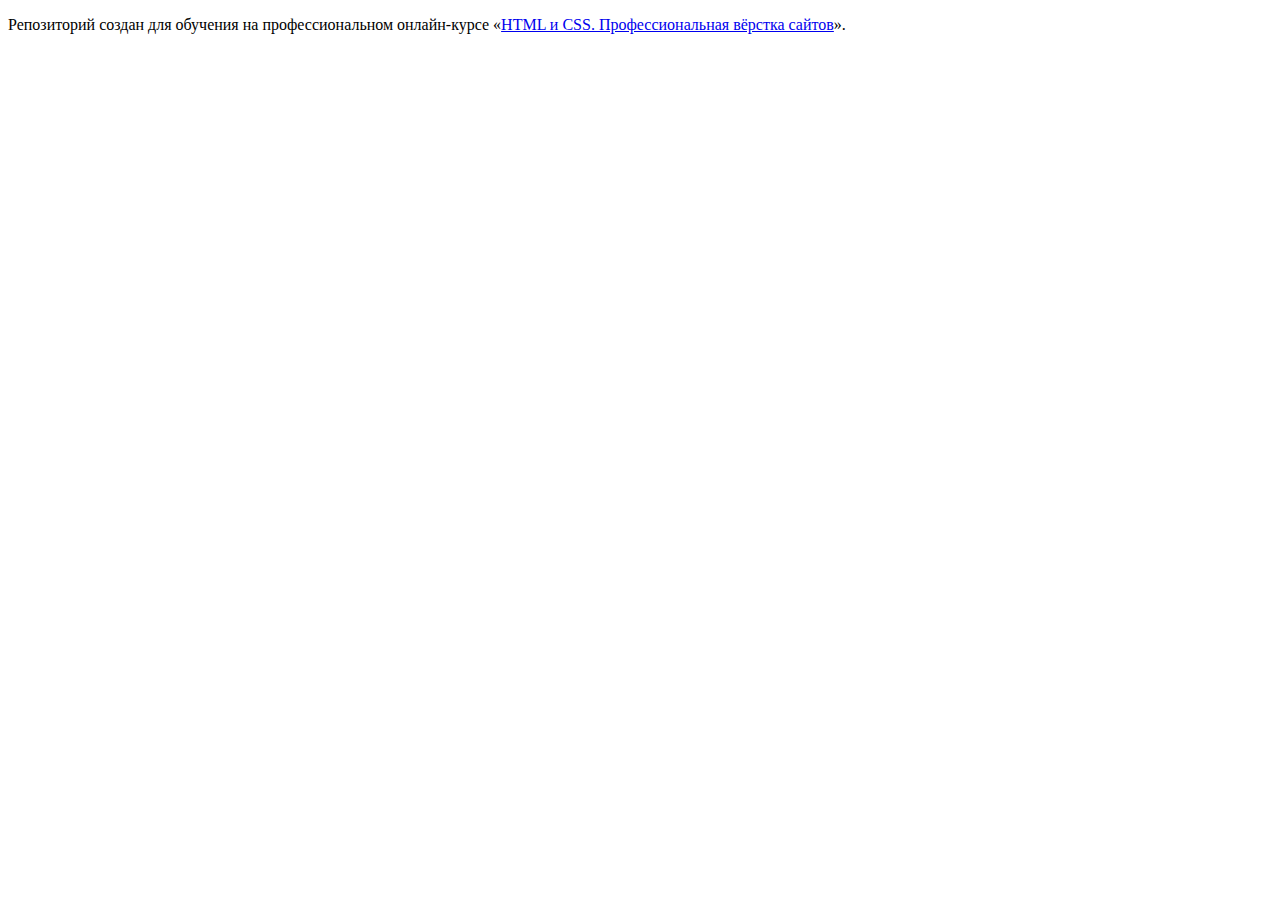
<file: 1/index.html>
<!DOCTYPE html>
<html lang="ru">
  <head>
    <meta charset="utf-8">
    <title>HTML Academy: Седона</title>
    <base href="https://htmlacademy-htmlcss.github.io/2311231-sedona-36/1/">
</head>
  <body>

    <p>Репозиторий создан для обучения на профессиональном онлайн‑курсе «<a href="https://htmlacademy.ru/intensive/htmlcss">HTML и CSS. Профессиональная вёрстка сайтов</a>».</p>

  </body>
</html>
</file>
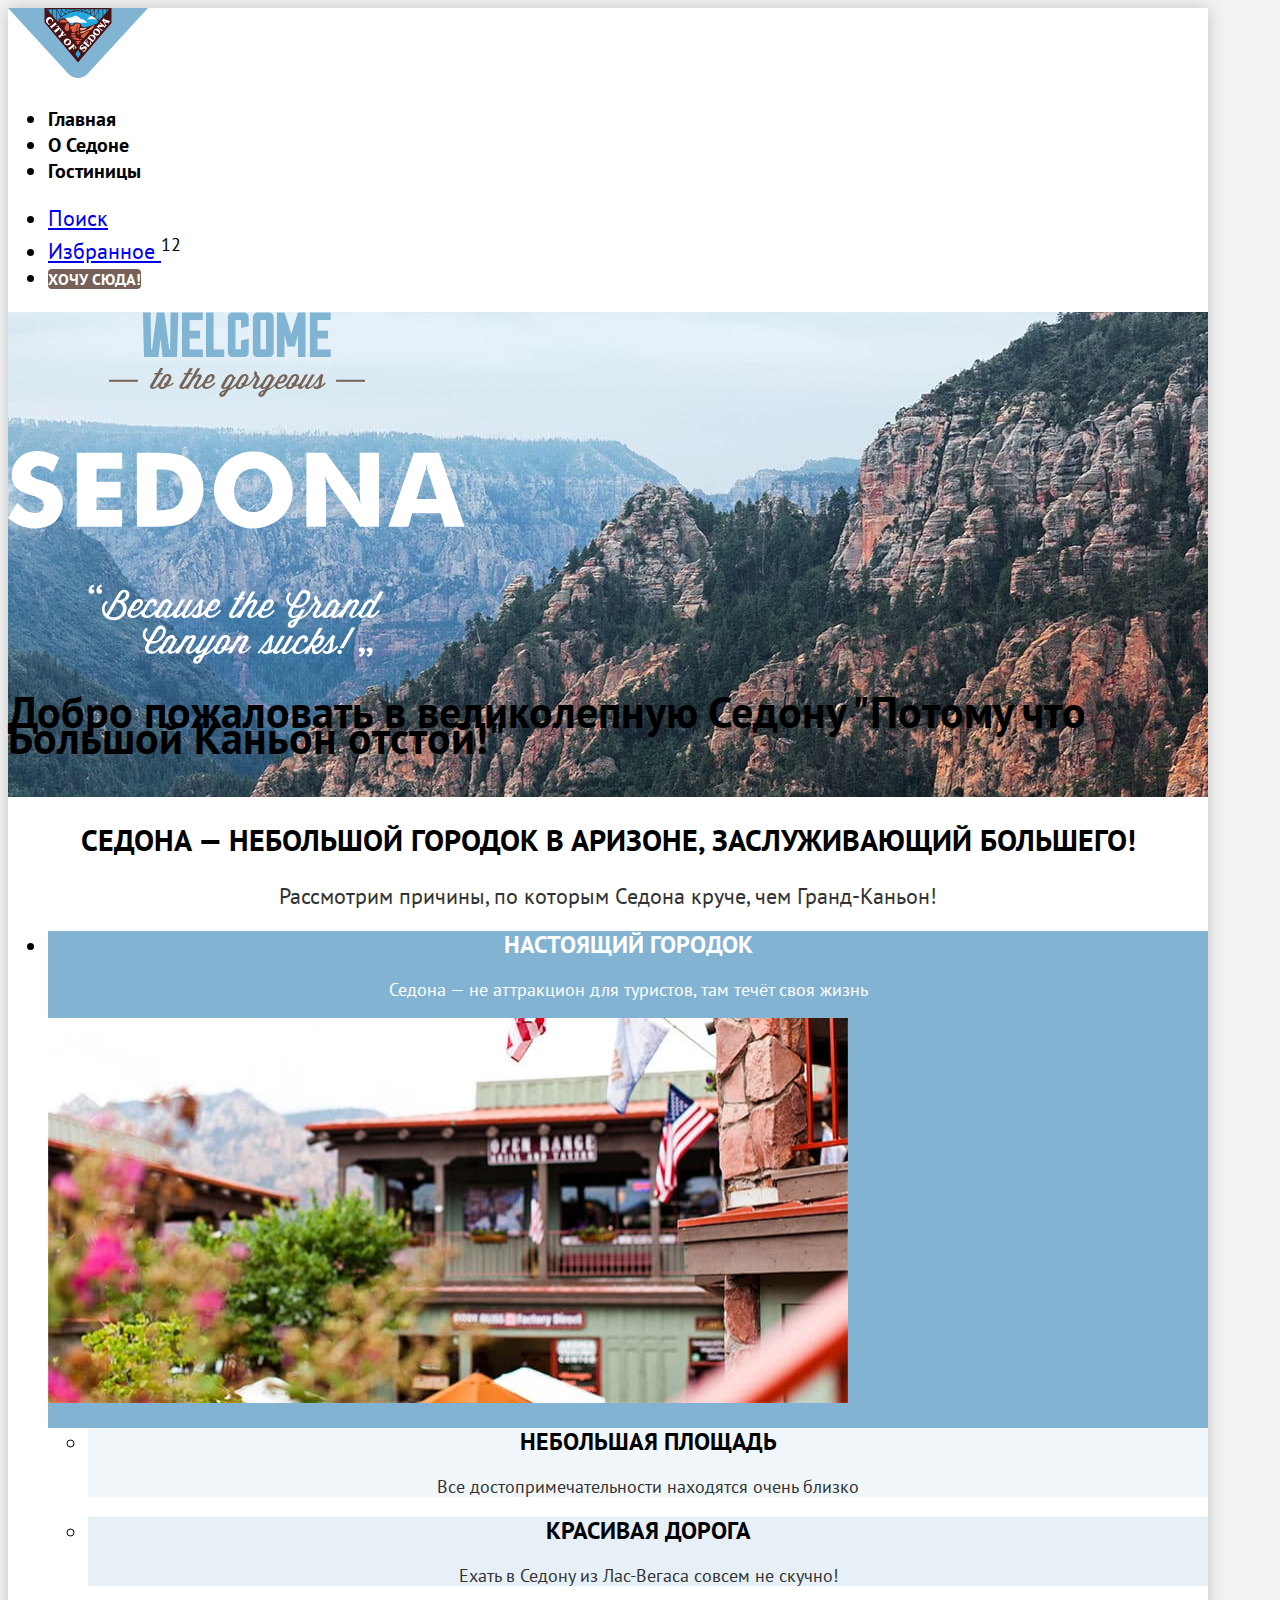
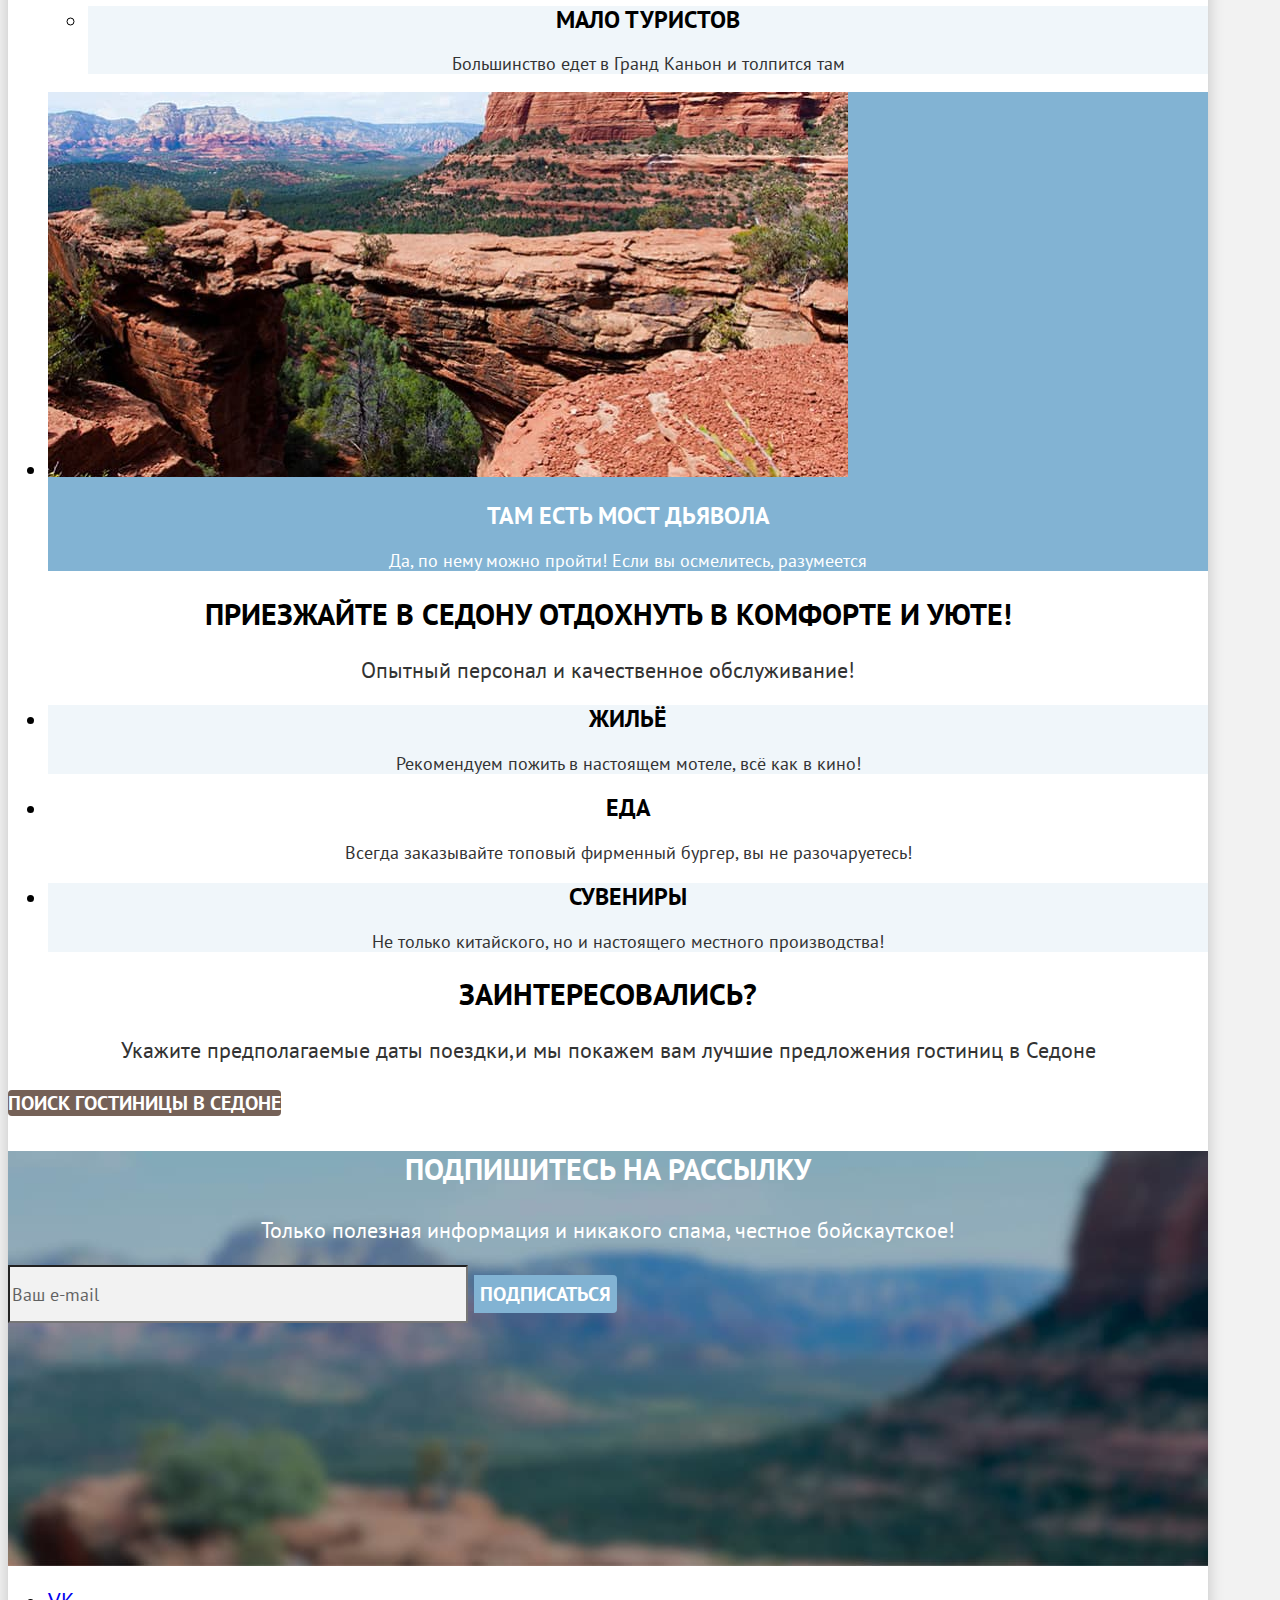
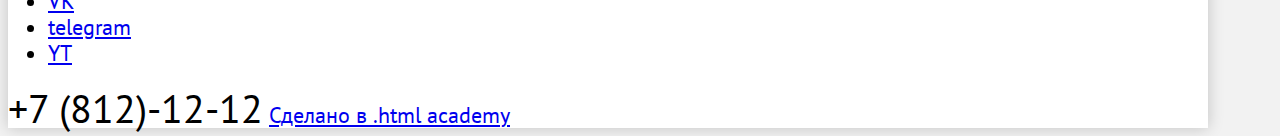
<file: 4/index.html>
<!DOCTYPE html>
<html lang="ru">
  <head>
    <meta charset="utf-8">
    <title>HTML Academy: Седона</title>
    <link rel="stylesheet" href="styles/styles.css">
    <base href="https://htmlacademy-htmlcss.github.io/2311231-sedona-36/4/">
</head>
  <body>
    <div class="contents">
      <header>
        <a class="sedona-logo" href="index.html">
          <img src="images/logo.svg" width="140" height="70" alt="sedona-logo">
        </a>
        <nav>
          <ul class="nav-menu">
            <li class="nav-menu-item">
              <a class="nav-menu-link" href="index.html">Главная</a>
            </li>
            <li class="nav-menu-item">
              <a class="nav-menu-link" href="#">О Седоне</a>
            </li>
            <li class="nav-menu-item">
              <a class="nav-menu-link" href="catalog.html">Гостиницы</a>
            </li>
          </ul>
        </nav>
        <ul class="user-menu">
          <li class="user-menu-item">
            <a class="user-menu-link" href="#">
              <span class="visually-hidden">Поиск</span>
            </a>
          </li>
          <li class="user-menu-item">
            <a class="user-menu-link" href="#">
              <span class="visually-hidden">Избранное</span>
            </a>
            <sup>12</sup>
          </li>
          <li class="user-menu-item">
            <a class="user-menu-link brown-button" href="catalog.html">Хочу сюда!</a>
          </li>
        </ul>
      </header>
      <main>
        <section class="welcome-view">
          <img class="welcome-view-image" src="images/main-page/welcome.svg" width="458" height="352" alt="Добро пожаловать в Седону!">
          <h1 class="visually-hidden">Добро пожаловать в великолепную Седону "Потому что Большой Каньон отстой!"</h1>
        </section>
        <section class="advantages">
          <h2 class="advantages-title">Седона — небольшой городок в Аризоне, заслуживающий большего!</h2>
          <p class="advantages-description">Рассмотрим причины, по которым Седона круче, чем Гранд-Каньон!</p>
          <ul class="sedona-advantages-list">
            <li class="sedona-advantages-item">
              <h2 class="sedona-advantages-title">Настоящий городок</h3>
              <p class="sedona-advantages-description">Седона — не аттракцион для туристов, там течёт своя жизнь</p>
              <img class="sedona-advantages-image" src="images/main-page/photo-1.jpg" width="800" height="385" alt="Вид на город">
              <ul class="sedona-advantages-town-list">
                <li class="sedona-advantages-town-item">
                  <h2 class="sedona-advantages-town-title">Небольшая площадь</h2>
                  <p class="sedona-advantages-town-description">Все достопримечательности находятся очень близко</p>
                </li>
                <li class="sedona-advantages-town-item">
                  <h2 class="sedona-advantages-town-title">Красивая дорога</h2>
                  <p class="sedona-advantages-town-description">Ехать в Седону из Лас-Вегаса совсем не скучно!</p>
                </li>
                <li class="sedona-advantages-town-item">
                  <h2 class="sedona-advantages-town-title">Мало туристов</h2>
                  <p class="sedona-advantages-town-description">Большинство едет в Гранд Каньон и толпится там</p>
                </li>
              </ul>
            </li>
            <li class="sedona-advantages-item">
              <img class="sedona-advantages-image" src="images/main-page/photo-2.jpg" width="800" height="385" alt="Вид на каньон">
              <h2 class="sedona-advantages-title">Там есть мост дьявола</h3>
              <p class="sedona-advantages-description">Да, по нему можно пройти! Если вы осмелитесь, разумеется</p>
            </li>
          </ul>
          <h2 class="advantages-title">Приезжайте в Седону отдохнуть в комфорте и уюте!</h2>
          <p class="advantages-description">Опытный персонал и качественное обслуживание!</p>
          <ul class="company-advantages-list">
            <li class="company-advantages-item">
              <h2 class="company-advantages-title">Жильё</h2>
              <p class="company-advantages-description">Рекомендуем пожить в настоящем мотеле, всё как в кино!</p>
            </li>
            <li class="company-advantages-item">
              <h2 class="company-advantages-title">Еда</h2>
              <p class="company-advantages-description">Всегда заказывайте топовый фирменный бургер, вы не разочаруетесь!</p>
            </li>
            <li class="company-advantages-item">
              <h2 class="company-advantages-title">Сувениры</h2>
              <p class="company-advantages-description">Не только китайского, но и настоящего местного производства!</p>
            </li>
          </ul>
        </section>
        <section class="hotel-search">
          <h2 class="hotel-search-title">Заинтересовались?</h2>
          <p class="hotel-search-message">Укажите предполагаемые даты поездки,и мы покажем вам лучшие предложения гостиниц в Седоне</p>
          <a class="hotel-search-link brown-button" href="catalog.html">Поиск гостиницы в седоне</a>
        </section>
        <section class="subscribe-main">
          <h3 class="subscribe-title-main">Подпишитесь на рассылку</h3>
          <p class="subscribe-description-main">Только полезная информация и никакого спама, честное бойскаутское!</p>
          <form>
            <input class="subscribe-input" type="text" placeholder="Ваш e-mail" required>
            <button class="subscribe-button blue-button" type="submit">Подписаться</button>
          </form>
        </section>
      </main>
      <footer class="page-footer">
        <ul class="socials">
          <li class="socials-item">
            <a class="socials-link socials-link-vk"href="https://vk.com/htmlacademy">
              <span class="visually-hidden">VK</span>
            </a>
          </li>
          <li class="socials-item">
            <a class="socials-link socials-link-tg"href="https://t.me/htmlacademy">
              <span class="visually-hidden">telegram</span>
            </a>
          </li>
          <li class="socials-item">
            <a class="socials-link socials-link-yt" href="https://www.youtube.com/user/htmlacademyru">
              <span class="visually-hidden">YT</span>
            </a>
          </li>
        </ul>
        <a class="contact-phone-number" href="tel:+7-812-12-12">+7 (812)-12-12</a>
        <a class="developer-link" href="https://htmlacademy.ru/">
          <span class="visually-hidden">Сделано в .html academy</span>
        </a>
      </footer>
    </div>
  </body>
</html>
</file>
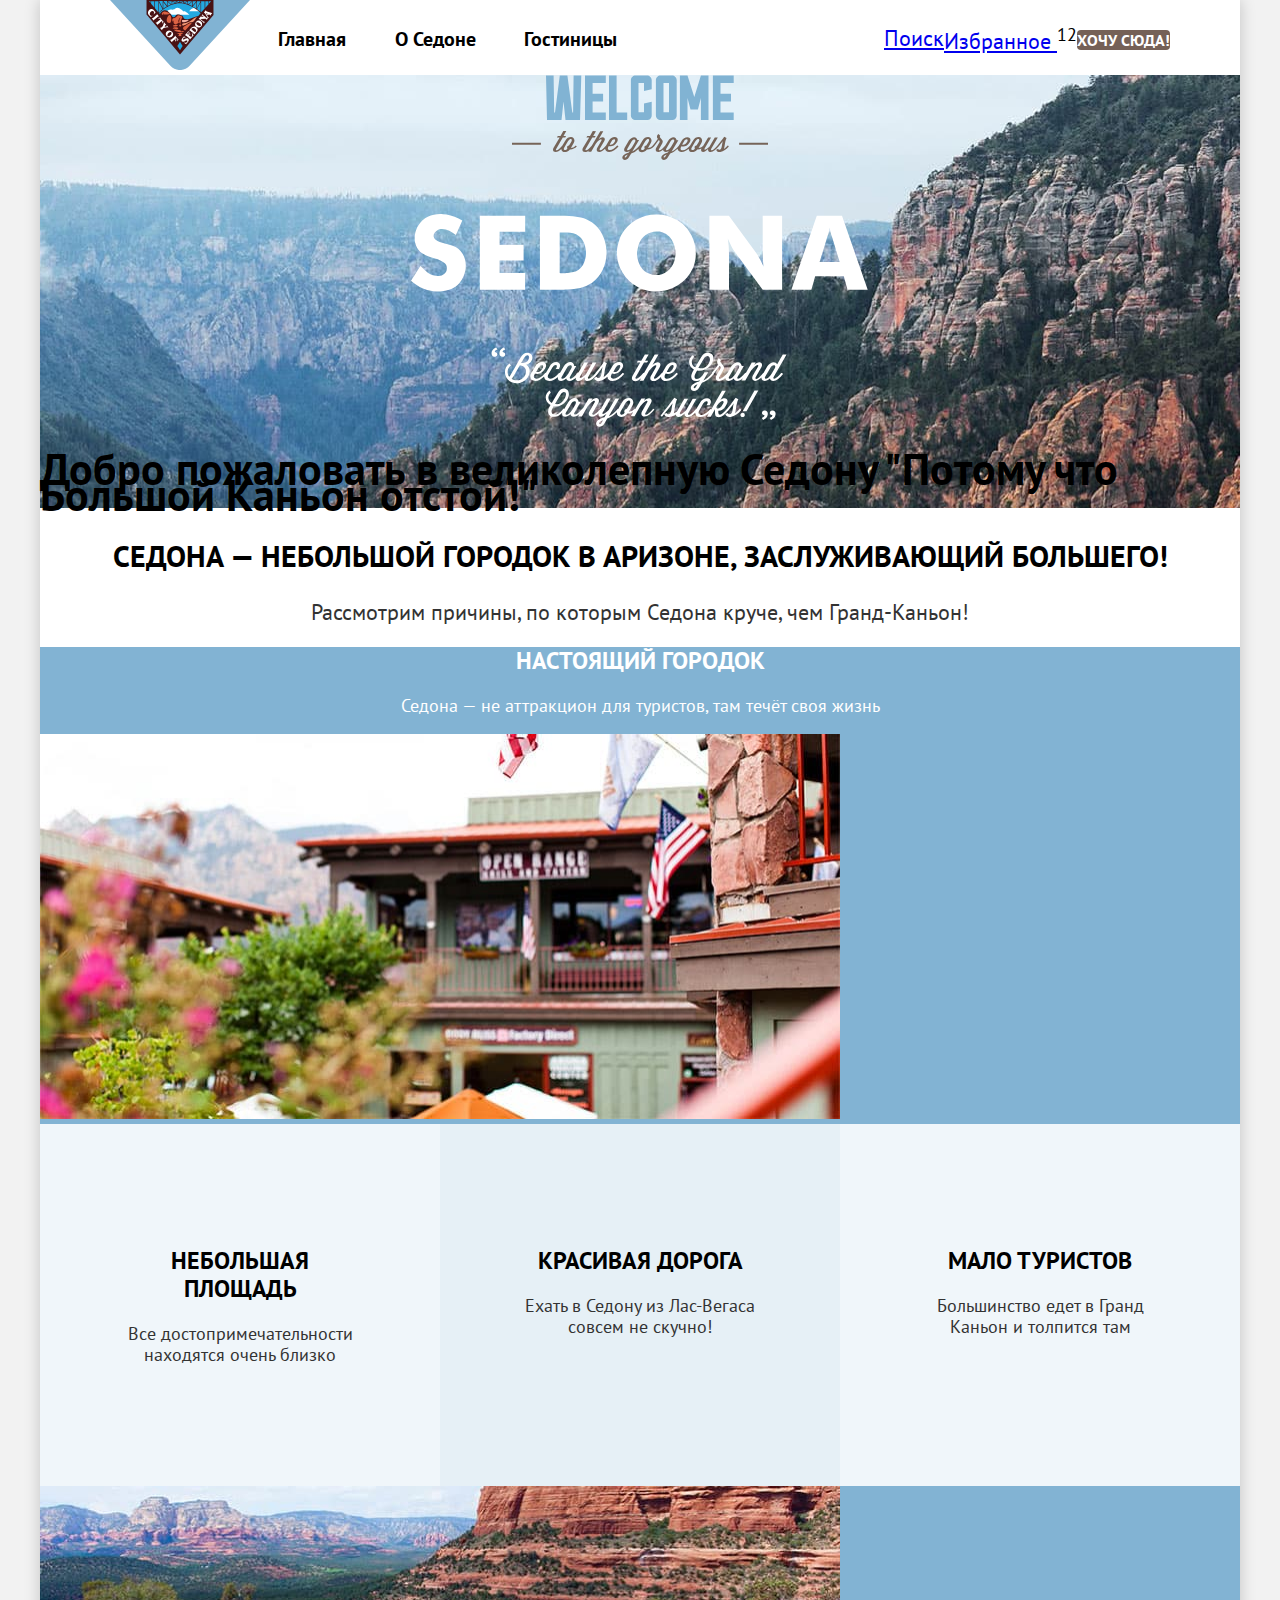
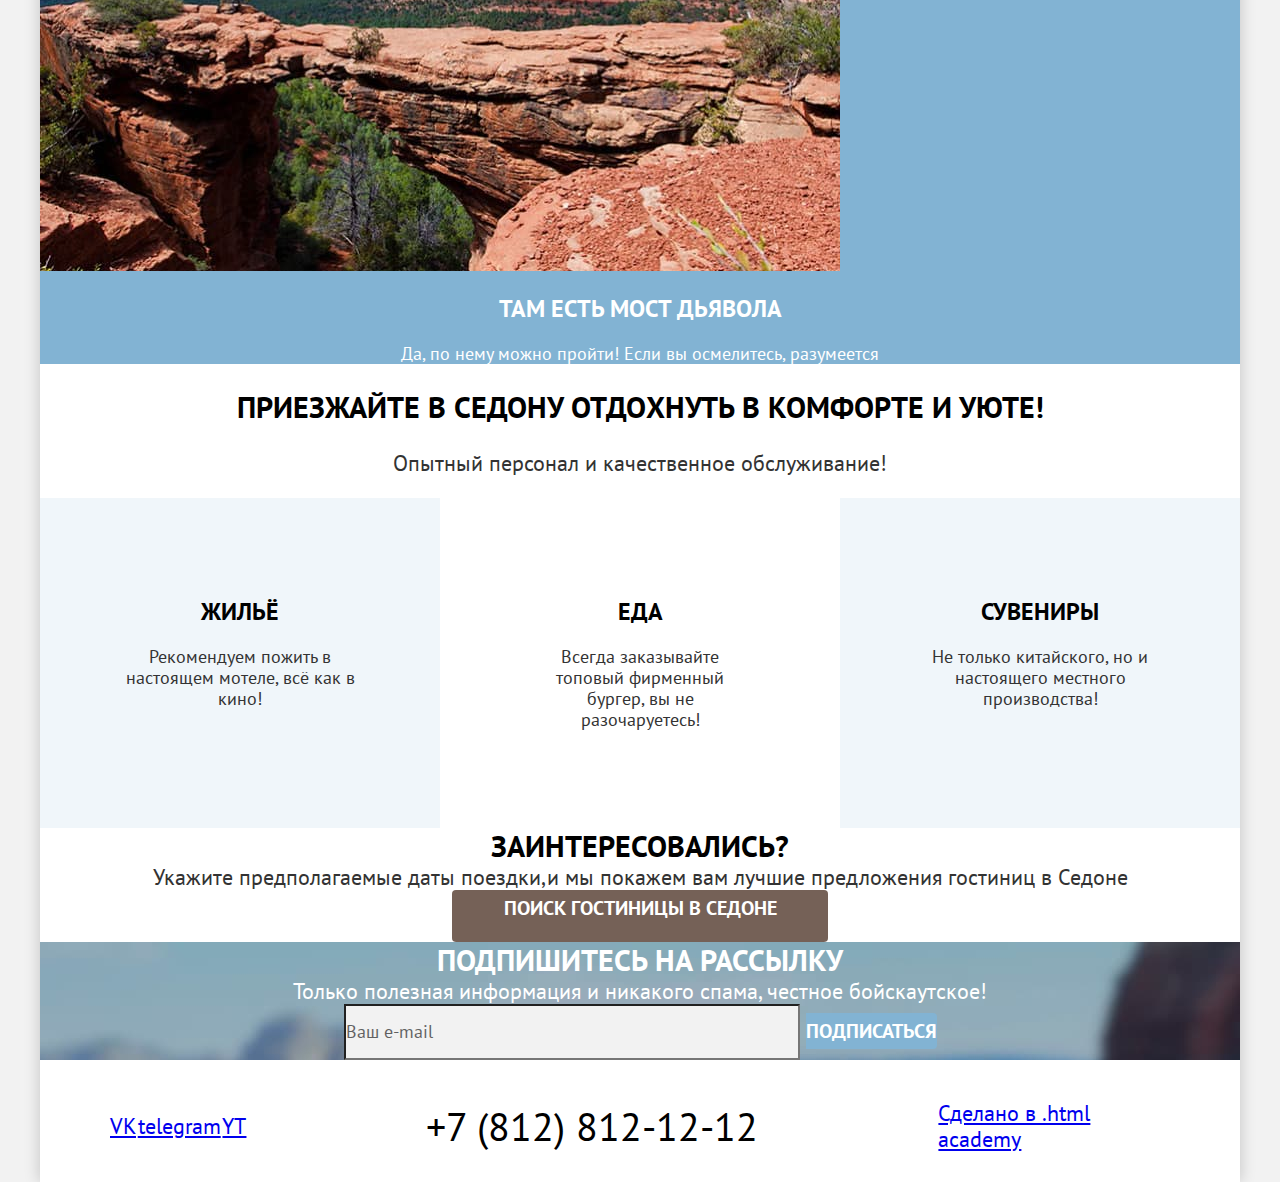
<file: 5/index.html>
<!DOCTYPE html>
<html lang="ru">
  <head>
    <meta charset="utf-8">
    <title>HTML Academy: Седона</title>
    <link rel="stylesheet" href="styles/styles.css">
    <base href="https://htmlacademy-htmlcss.github.io/2311231-sedona-36/5/">
</head>
  <body>
    <div class="contents">
      <header class="page-header">
        <nav class="navigation">
          <div class="nav-container">
            <a class="sedona-logo" href="index.html">
              <img src="images/logo.svg" width="140" height="70" alt="sedona-logo">
            </a>
            <ul class="nav-menu">
              <li class="nav-menu-item">
                <a class="nav-menu-link" href="index.html">Главная</a>
              </li>
              <li class="nav-menu-item">
                <a class="nav-menu-link" href="#">О Седоне</a>
              </li>
              <li class="nav-menu-item">
                <a class="nav-menu-link" href="catalog.html">Гостиницы</a>
              </li>
            </ul>
          </div>
          <ul class="user-menu">
            <li class="user-menu-item">
              <a class="user-menu-link" href="#">
                <span class="visually-hidden">Поиск</span>
              </a>
            </li>
            <li class="user-menu-item">
              <a class="user-menu-link" href="#">
                <span class="visually-hidden">Избранное</span>
              </a>
              <sup>12</sup>
            </li>
            <li class="user-menu-item">
              <a class="user-menu-link brown-button" href="catalog.html">Хочу сюда!</a>
            </li>
          </ul>
        </nav>
      </header>
      <main class="page-main">
        <section class="welcome-view">
          <img class="welcome-view-image" src="images/main-page/welcome.svg" width="458" height="352" alt="Добро пожаловать в Седону!">
          <h1 class="visually-hidden">Добро пожаловать в великолепную Седону "Потому что Большой Каньон отстой!"</h1>
        </section>
        <section class="advantages">
          <h2 class="advantages-title">Седона — небольшой городок в Аризоне, заслуживающий большего!</h2>
          <p class="advantages-description">Рассмотрим причины, по которым Седона круче, чем Гранд-Каньон!</p>
          <ul class="sedona-advantages-list">
            <li class="sedona-advantages-item">
              <div class="sedona-town-container">
                <h2 class="sedona-advantages-title">Настоящий городок</h3>
                <p class="sedona-advantages-description">Седона — не аттракцион для туристов, там течёт своя жизнь</p>
                <img class="sedona-advantages-image" src="images/main-page/photo-1.jpg" width="800" height="385" alt="Вид на город">
              </div>
              <ul class="sedona-advantages-town-list">
                <li class="sedona-advantages-town-item">
                  <h2 class="sedona-advantages-town-title">Небольшая площадь</h2>
                  <p class="sedona-advantages-town-description">Все достопримечательности находятся очень близко</p>
                </li>
                <li class="sedona-advantages-town-item">
                  <h2 class="sedona-advantages-town-title">Красивая дорога</h2>
                  <p class="sedona-advantages-town-description">Ехать в Седону из Лас-Вегаса совсем не скучно!</p>
                </li>
                <li class="sedona-advantages-town-item">
                  <h2 class="sedona-advantages-town-title">Мало туристов</h2>
                  <p class="sedona-advantages-town-description">Большинство едет в Гранд Каньон и толпится там</p>
                </li>
              </ul>
            </li>
            <li class="sedona-advantages-item">
              <div class="sedona-bridge-container">
                <img class="sedona-advantages-image" src="images/main-page/photo-2.jpg" width="800" height="385" alt="Вид на каньон">
                <h2 class="sedona-advantages-title">Там есть мост дьявола</h3>
                <p class="sedona-advantages-description">Да, по нему можно пройти! Если вы осмелитесь, разумеется</p>
              </div>
            </li>
          </ul>
          <h2 class="advantages-title">Приезжайте в Седону отдохнуть в комфорте и уюте!</h2>
          <p class="advantages-description">Опытный персонал и качественное обслуживание!</p>
          <ul class="company-advantages-list">
            <li class="company-advantages-item">
              <h2 class="company-advantages-title">Жильё</h2>
              <p class="company-advantages-description">Рекомендуем пожить в настоящем мотеле, всё как в кино!</p>
            </li>
            <li class="company-advantages-item">
              <h2 class="company-advantages-title">Еда</h2>
              <p class="company-advantages-description">Всегда заказывайте топовый фирменный бургер, вы не разочаруетесь!</p>
            </li>
            <li class="company-advantages-item">
              <h2 class="company-advantages-title">Сувениры</h2>
              <p class="company-advantages-description">Не только китайского, но и настоящего местного производства!</p>
            </li>
          </ul>
        </section>
        <section class="hotel-search">
          <h2 class="hotel-search-title">Заинтересовались?</h2>
          <p class="hotel-search-message">Укажите предполагаемые даты поездки,и мы покажем вам лучшие предложения гостиниц в Седоне</p>
          <a class="hotel-search-link brown-button" href="catalog.html">Поиск гостиницы в седоне</a>
        </section>
        <section class="subscribe-main">
          <h3 class="subscribe-title-main">Подпишитесь на рассылку</h3>
          <p class="subscribe-description-main">Только полезная информация и никакого спама, честное бойскаутское!</p>
          <form>
            <input class="subscribe-input" type="text" placeholder="Ваш e-mail" required>
            <button class="subscribe-button blue-button" type="submit">Подписаться</button>
          </form>
        </section>
      </main>
      <footer class="page-footer">
        <ul class="socials">
          <li class="socials-item">
            <a class="socials-link socials-link-vk"href="https://vk.com/htmlacademy">
              <span class="visually-hidden">VK</span>
            </a>
          </li>
          <li class="socials-item">
            <a class="socials-link socials-link-tg"href="https://t.me/htmlacademy">
              <span class="visually-hidden">telegram</span>
            </a>
          </li>
          <li class="socials-item">
            <a class="socials-link socials-link-yt" href="https://www.youtube.com/user/htmlacademyru">
              <span class="visually-hidden">YT</span>
            </a>
          </li>
        </ul>
        <a class="contact-phone-number" href="tel:+7-812-12-12">+7 (812) 812-12-12</a>
        <a class="developer-link" href="https://htmlacademy.ru/">
          <span class="visually-hidden">Сделано в .html academy</span>
        </a>
      </footer>
    </div>
  </body>
</html>
</file>
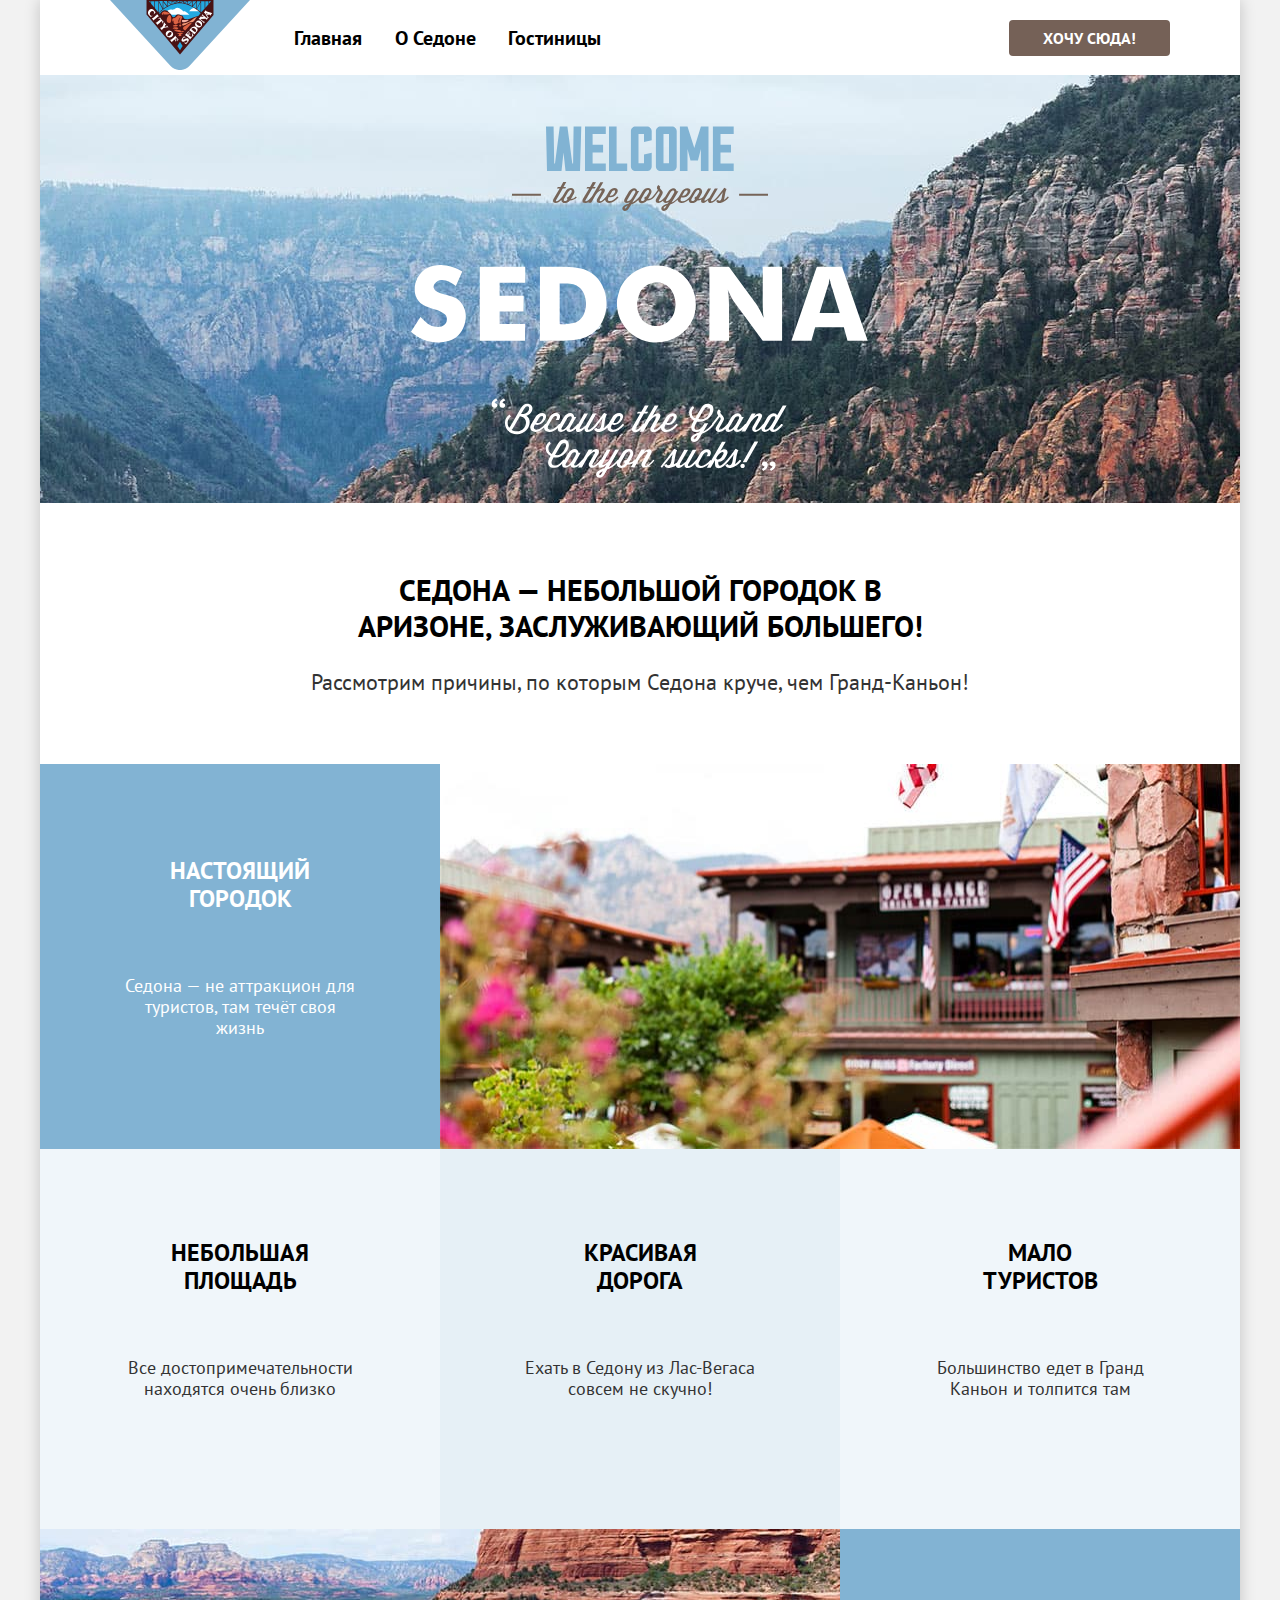
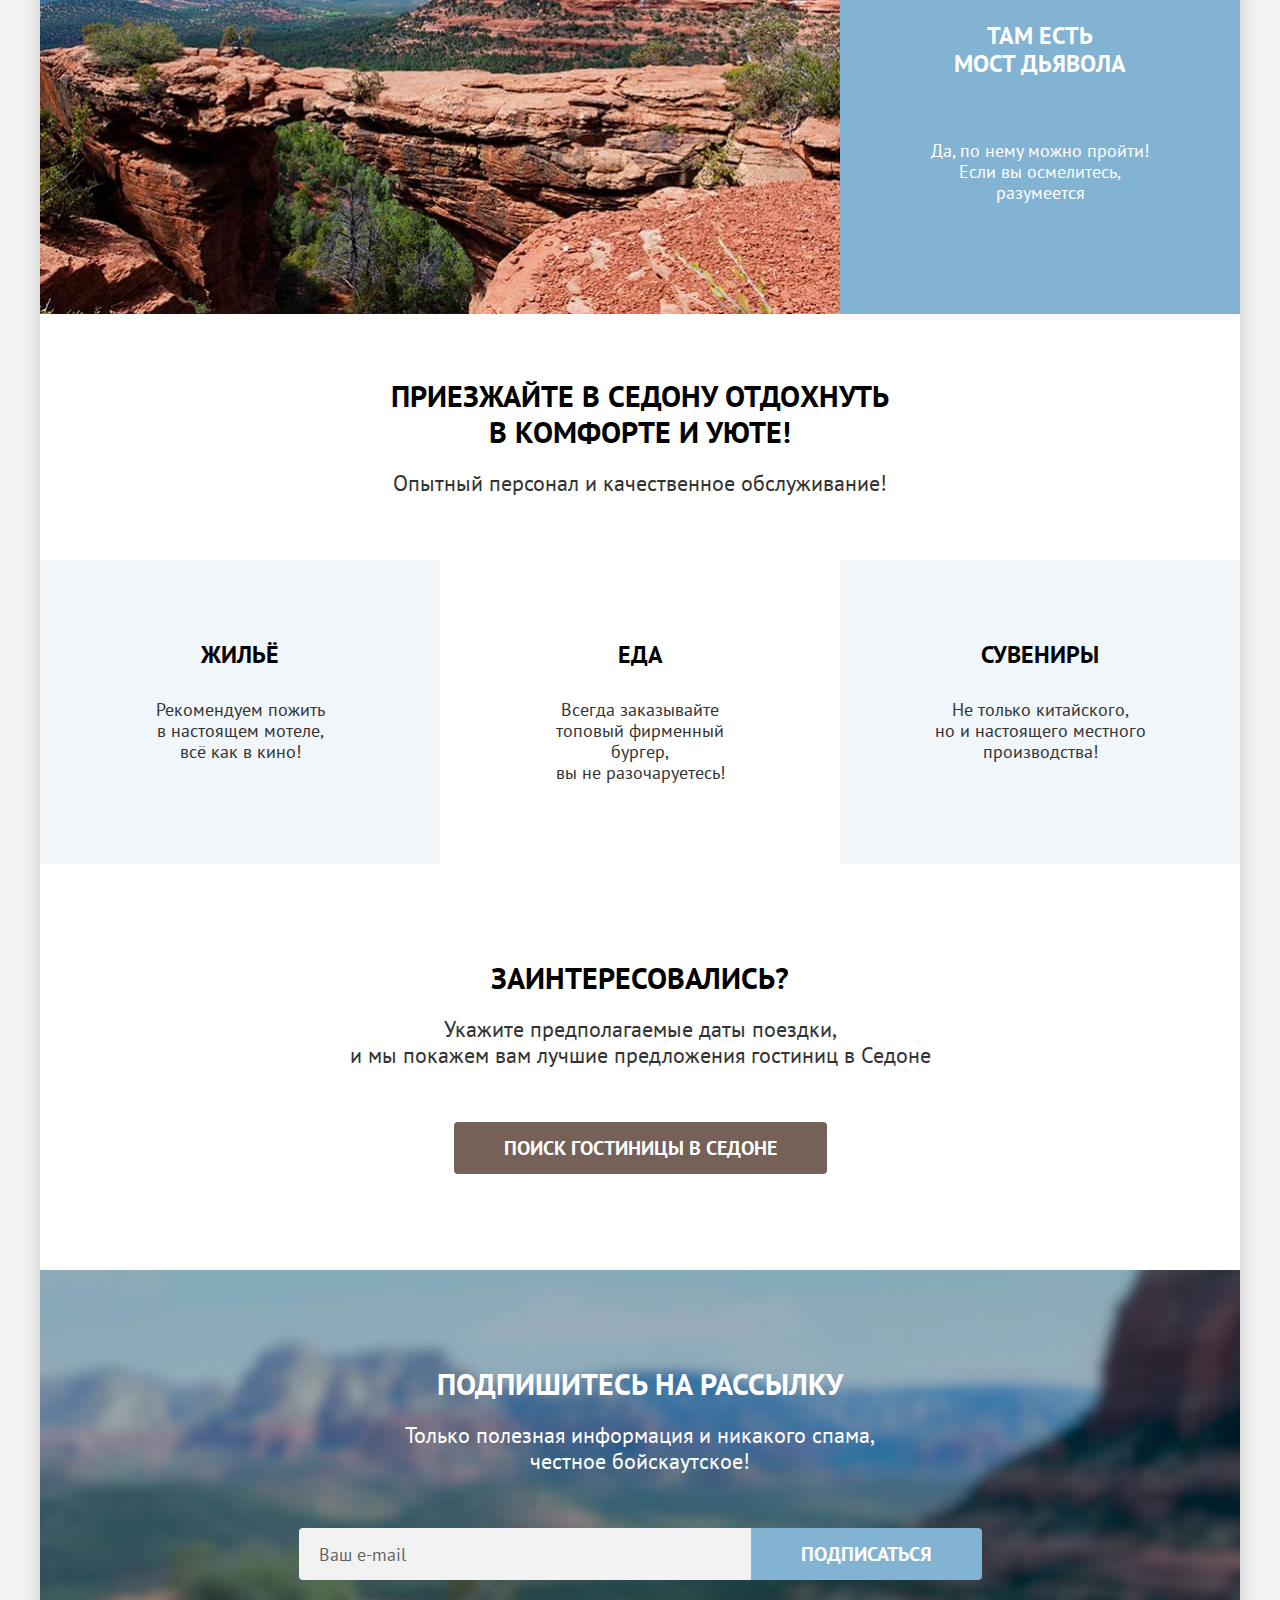
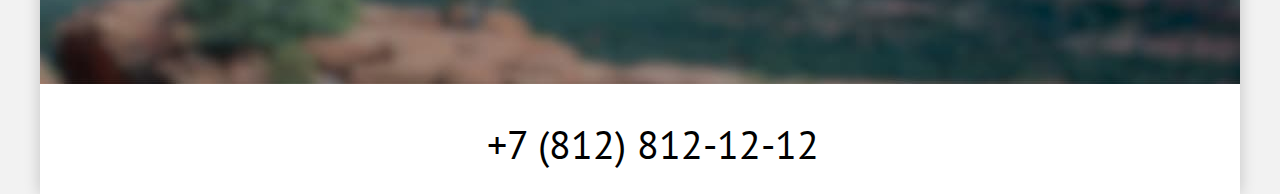
<file: 6/index.html>
<!DOCTYPE html>
<html lang="ru">
  <head>
    <meta charset="utf-8">
    <title>HTML Academy: Седона</title>
    <link rel="stylesheet" href="styles/styles.css">
    <base href="https://htmlacademy-htmlcss.github.io/2311231-sedona-36/6/">
</head>
  <body>
    <div class="contents">
      <header class="page-header">
        <nav class="navigation">
          <div class="nav-container">
            <a class="sedona-logo" href="index.html">
              <img src="images/logo.svg" width="140" height="70" alt="Лого Седоны.">
            </a>
            <ul class="nav-menu">
              <li class="nav-menu-item">
                <a class="nav-menu-link" href="index.html">Главная</a>
              </li>
              <li class="nav-menu-item">
                <a class="nav-menu-link" href="#">О Седоне</a>
              </li>
              <li class="nav-menu-item">
                <a class="nav-menu-link" href="catalog.html">Гостиницы</a>
              </li>
            </ul>
          </div>
          <ul class="user-menu">
            <li class="user-menu-item">
              <a class="user-menu-link" href="#">
                <span class="visually-hidden">Поиск</span>
              </a>
            </li>
            <li class="user-menu-item">
              <a class="user-menu-link" href="#">
                <span class="visually-hidden">Избранное</span>
              </a>
              <!-- <sup>12</sup> -->
            </li>
            <li class="user-menu-item">
              <a class="user-menu-link brown-button" href="catalog.html">Хочу сюда!</a>
            </li>
          </ul>
        </nav>
      </header>
      <main class="page-main">
        <section class="welcome-view">
          <img class="welcome-view-image" src="images/main-page/welcome.svg" width="458" height="352" alt="Добро пожаловать в Седону!">
          <h1 class="visually-hidden">Добро пожаловать в великолепную Седону "Потому что Большой Каньон отстой!"</h1>
        </section>
        <section class="advantages">
          <div class="advantages-container">
            <h2 class="advantages-main-title">Седона — небольшой городок в Аризоне, заслуживающий большего!</h2>
            <p class="advantages-description">Рассмотрим причины, по которым Седона круче, чем Гранд-Каньон!</p>
          </div>
          <ul class="sedona-advantages-list">
            <li class="sedona-advantages-item">
              <div class="sedona-advantages-container">
                <h2 class="sedona-advantages-title">Настоящий городок</h3>
                <p class="sedona-advantages-description">Седона — не аттракцион для туристов, там течёт своя жизнь</p>
              </div>
              <img class="sedona-advantages-image" src="images/main-page/photo-1.jpg" width="800" height="385" alt="Вид на город.">
              <ul class="sedona-advantages-town-list">
                <li class="sedona-advantages-town-item">
                  <div class="sedona-advantages-container">
                    <h2 class="sedona-advantages-town-title">Небольшая площадь</h2>
                    <p class="sedona-advantages-town-description">Все достопримечательности находятся очень близко</p>
                  </div>
                </li>
                <li class="sedona-advantages-town-item">
                  <div class="sedona-advantages-container">
                    <h2 class="sedona-advantages-town-title">Красивая дорога</h2>
                    <p class="sedona-advantages-town-description">Ехать в Седону из Лас-Вегаса совсем не скучно!</p>
                  </div>
                </li>
                <li class="sedona-advantages-town-item">
                  <div class="sedona-advantages-container">
                    <h2 class="sedona-advantages-town-title">Мало туристов</h2>
                    <p class="sedona-advantages-town-description">Большинство едет в Гранд Каньон и толпится там</p>
                  </div>
                </li>
              </ul>
            </li>
            <li class="sedona-advantages-item">
              <img class="sedona-advantages-image" src="images/main-page/photo-2.jpg" width="800" height="385" alt="Вид на каньон.">
              <div class="sedona-advantages-container">
                <h2 class="sedona-advantages-title">Там есть<br>мост дьявола</h3>
                <p class="sedona-advantages-description">Да, по нему можно пройти! Если вы осмелитесь, разумеется</p>
              </div>
            </li>
          </ul>
          <div class="company-advantages-container">
            <h2 class="advantages-title">Приезжайте в Седону отдохнуть в комфорте и уюте!</h2>
            <p class="advantages-description">Опытный персонал и качественное обслуживание!</p>
          </div>
          <ul class="company-advantages-list">
            <li class="company-advantages-item">
              <h2 class="company-advantages-title">Жильё</h2>
              <p class="company-advantages-description">Рекомендуем пожить<br>в настоящем мотеле,<br>всё как в кино!</p>
            </li>
            <li class="company-advantages-item">
              <h2 class="company-advantages-title">Еда</h2>
              <p class="company-advantages-description">Всегда заказывайте<br>топовый фирменный бургер,<br>вы не разочаруетесь!</p>
            </li>
            <li class="company-advantages-item">
              <h2 class="company-advantages-title">Сувениры</h2>
              <p class="company-advantages-description">Не только китайского,<br>но и настоящего местного производства!</p>
            </li>
          </ul>
        </section>
        <section class="hotel-search">
          <h2 class="hotel-search-title">Заинтересовались?</h2>
          <p class="hotel-search-message">Укажите предполагаемые даты поездки,<br>и мы покажем вам лучшие предложения гостиниц в Седоне</p>
          <a class="hotel-search-link brown-button" href="catalog.html">Поиск гостиницы в седоне</a>
        </section>
        <section class="subscribe-main">
          <h3 class="subscribe-title-main">Подпишитесь на рассылку</h3>
          <p class="subscribe-description-main">Только полезная информация и никакого спама, честное бойскаутское!</p>
          <form class="subscribe-form">
            <input class="subscribe-input" type="text" placeholder="Ваш e-mail" required>
            <button class="subscribe-button blue-button" type="submit">Подписаться</button>
          </form>
        </section>
      </main>
      <footer class="page-footer">
        <ul class="socials">
          <li class="socials-item">
            <a class="socials-link socials-link-vk"href="https://vk.com/htmlacademy">
              <span class="visually-hidden">VK</span>
            </a>
          </li>
          <li class="socials-item">
            <a class="socials-link socials-link-tg"href="https://t.me/htmlacademy">
              <span class="visually-hidden">tg</span>
            </a>
          </li>
          <li class="socials-item">
            <a class="socials-link socials-link-yt" href="https://www.youtube.com/user/htmlacademyru">
              <span class="visually-hidden">YT</span>
            </a>
          </li>
        </ul>
        <a class="contact-phone-number" href="tel:+7-812-12-12">+7 (812) 812-12-12</a>
        <a class="developer-link" href="https://htmlacademy.ru/">
          <span class="visually-hidden">Сделано в .html academy</span>
        </a>
      </footer>
    </div>
  </body>
</html>
</file>
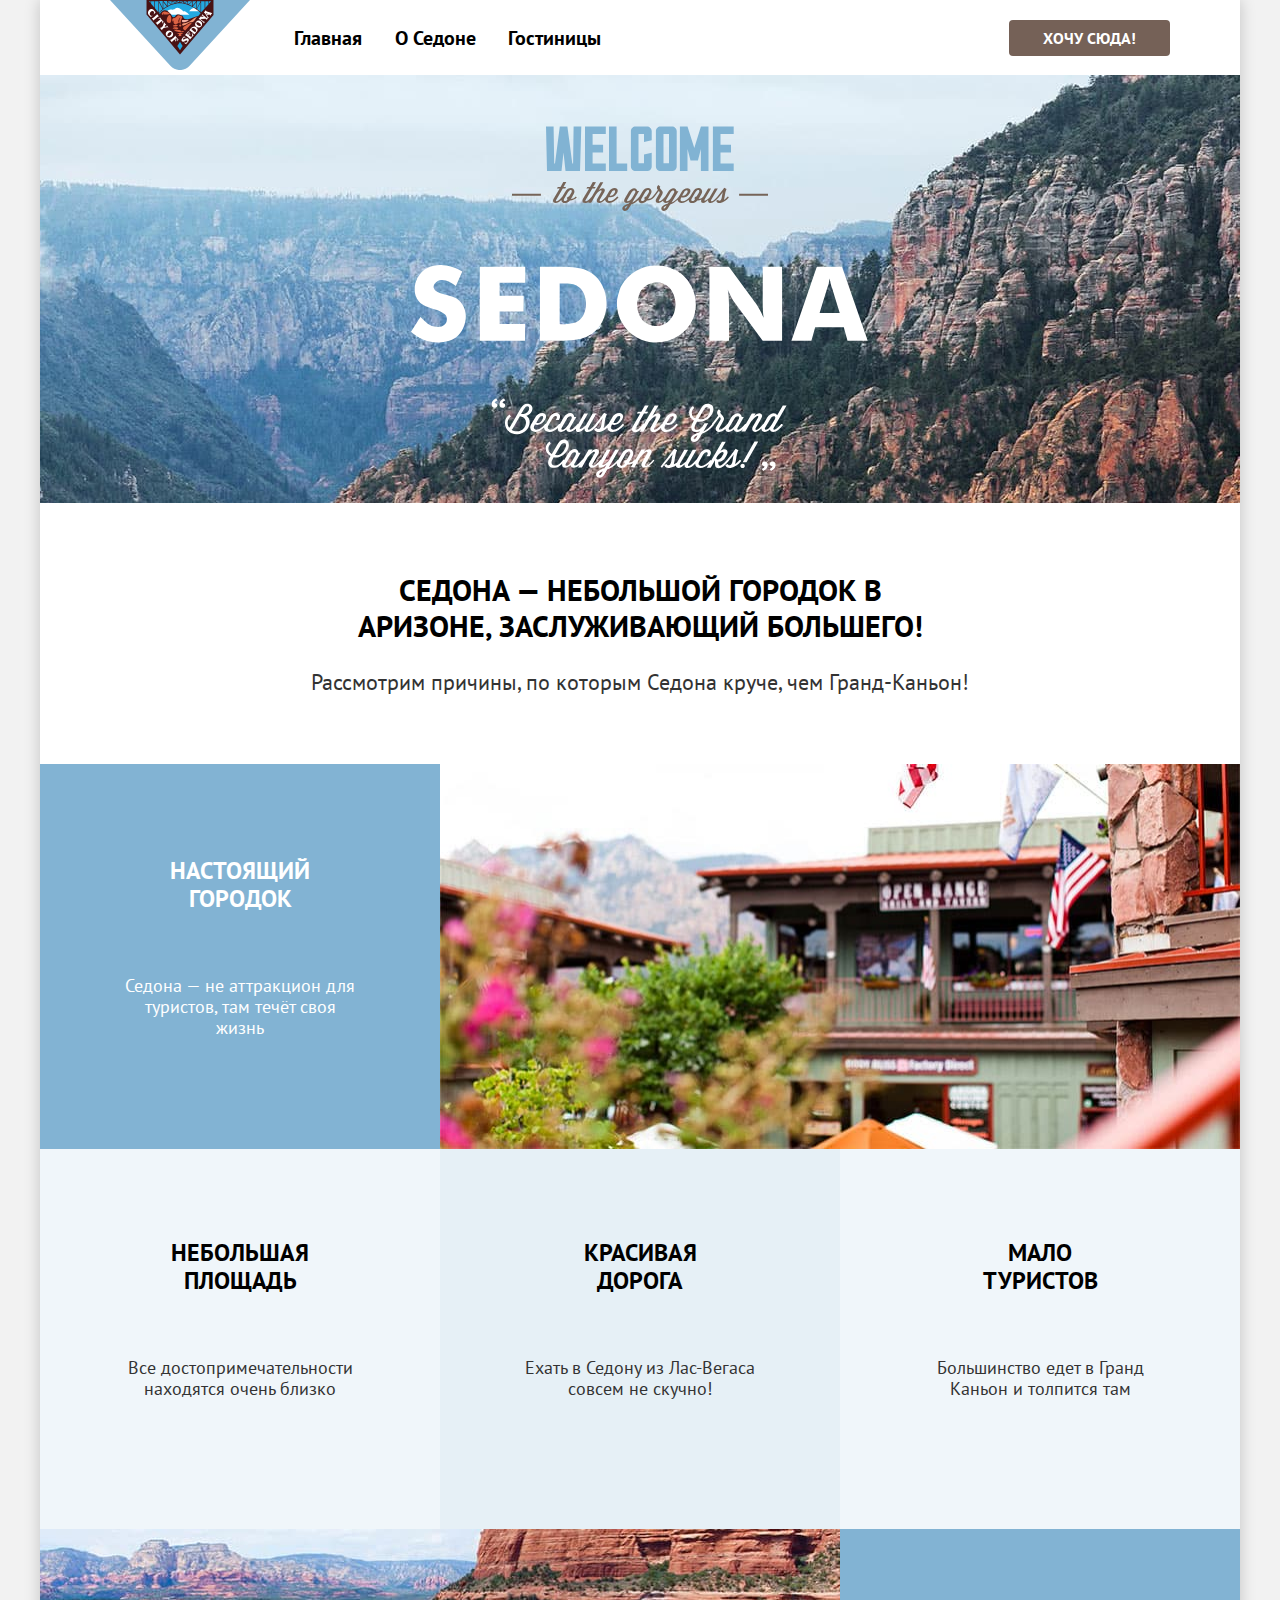
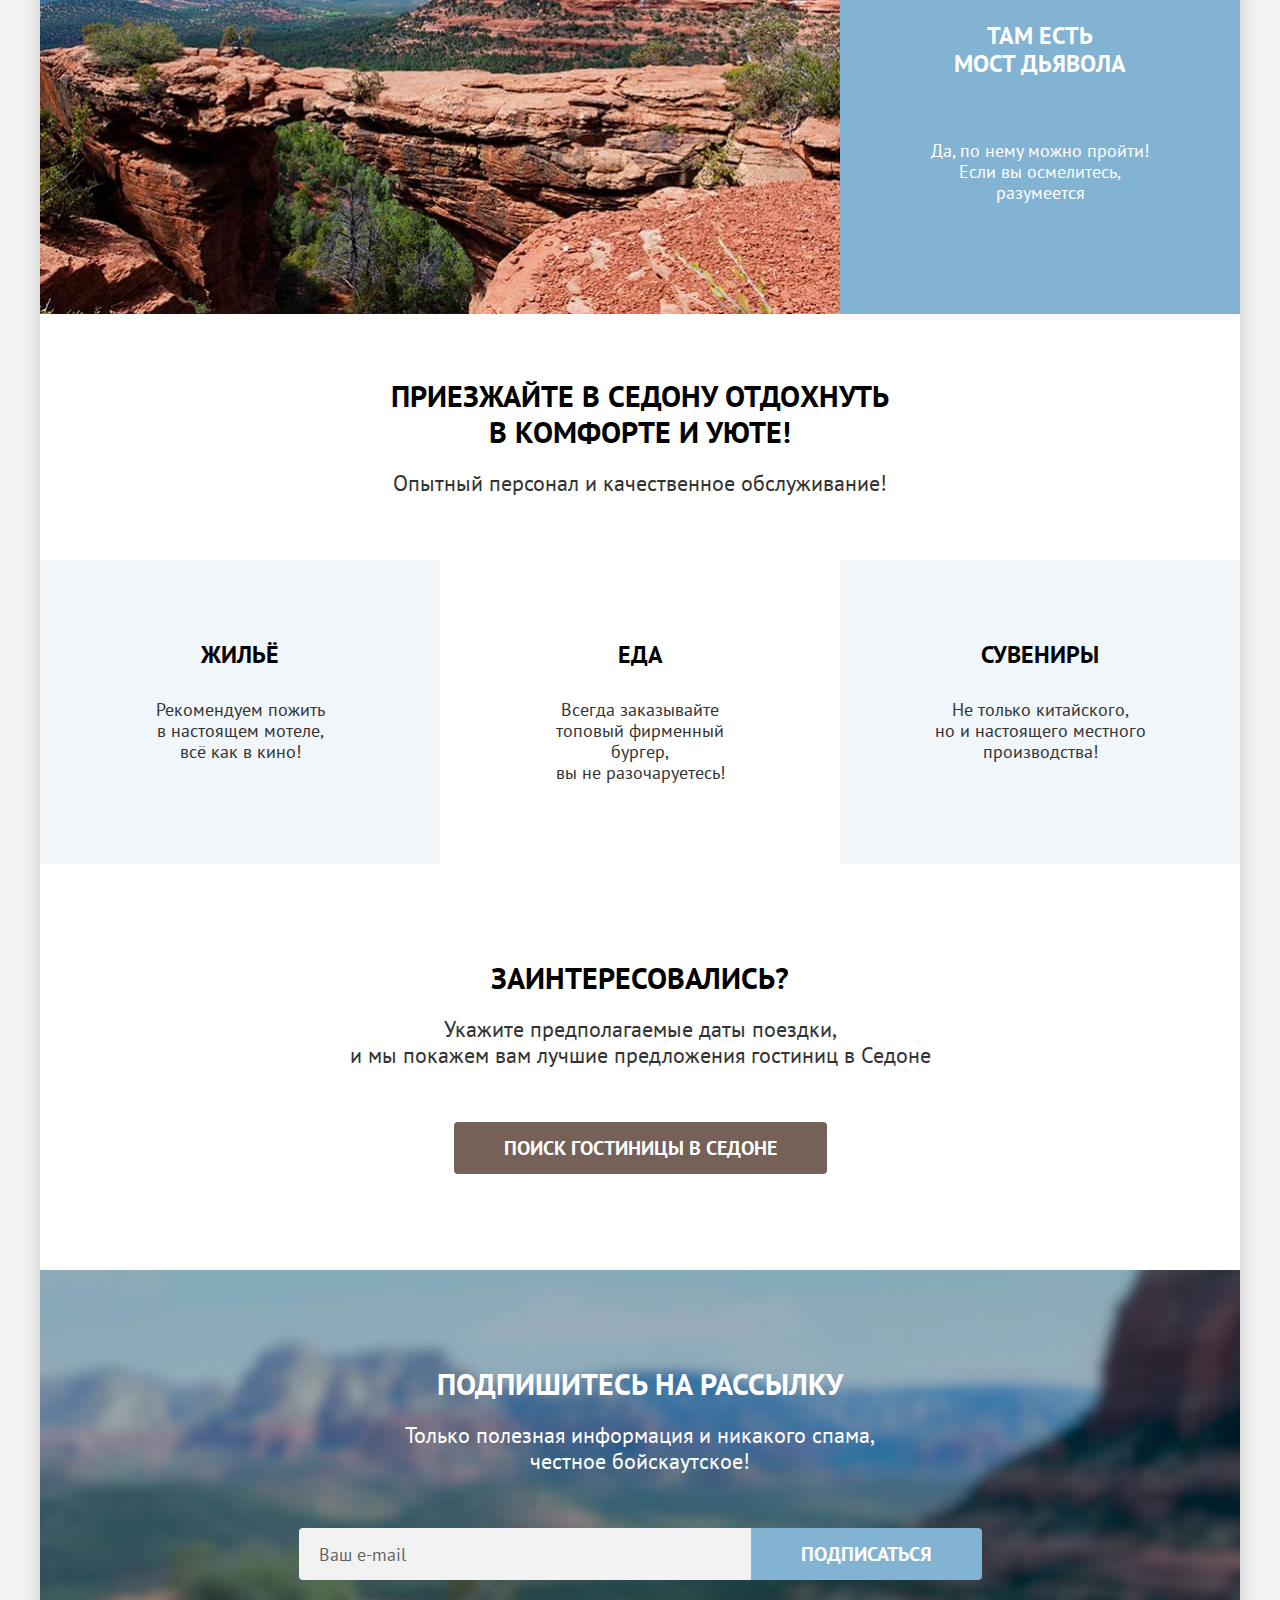
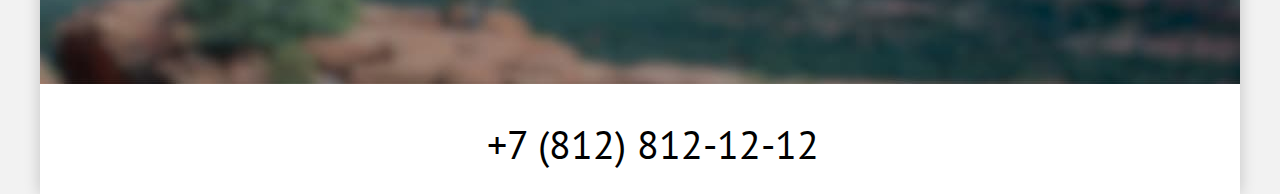
<file: 7/index.html>
<!DOCTYPE html>
<html lang="ru">
  <head>
    <meta charset="utf-8">
    <title>HTML Academy: Седона</title>
    <link rel="stylesheet" href="styles/styles.css">
    <base href="https://htmlacademy-htmlcss.github.io/2311231-sedona-36/7/">
</head>
  <body>
    <div class="contents">
      <header class="page-header">
        <nav class="navigation">
          <div class="nav-container">
            <a class="sedona-logo" href="index.html">
              <img src="images/logo.svg" width="140" height="70" alt="Лого Седоны.">
            </a>
            <ul class="nav-menu">
              <li class="nav-menu-item">
                <a class="nav-menu-link" href="index.html">Главная</a>
              </li>
              <li class="nav-menu-item">
                <a class="nav-menu-link" href="#">О Седоне</a>
              </li>
              <li class="nav-menu-item">
                <a class="nav-menu-link" href="catalog.html">Гостиницы</a>
              </li>
            </ul>
          </div>
          <ul class="user-menu">
            <li class="user-menu-item">
              <a class="user-menu-link" href="#">
                <span class="visually-hidden">Поиск</span>
              </a>
            </li>
            <li class="user-menu-item">
              <a class="user-menu-link" href="#">
                <span class="visually-hidden">Избранное</span>
              </a>
              <!-- <sup>12</sup> -->
            </li>
            <li class="user-menu-item">
              <a class="user-menu-link brown-button" href="catalog.html">Хочу сюда!</a>
            </li>
          </ul>
        </nav>
      </header>
      <main class="page-main">
        <section class="welcome-view">
          <img class="welcome-view-image" src="images/main-page/welcome.svg" width="458" height="352" alt="Добро пожаловать в Седону!">
          <h1 class="visually-hidden">Добро пожаловать в великолепную Седону "Потому что Большой Каньон отстой!"</h1>
        </section>
        <section class="advantages">
          <div class="advantages-container">
            <h2 class="advantages-main-title">Седона — небольшой городок в Аризоне, заслуживающий большего!</h2>
            <p class="advantages-description">Рассмотрим причины, по которым Седона круче, чем Гранд-Каньон!</p>
          </div>
          <ul class="sedona-advantages-list">
            <li class="sedona-advantages-item">
              <div class="sedona-advantages-container">
                <h2 class="sedona-advantages-title">Настоящий городок</h3>
                <p class="sedona-advantages-description">Седона — не аттракцион для туристов, там течёт своя жизнь</p>
              </div>
              <img class="sedona-advantages-image" src="images/main-page/photo-1.jpg" width="800" height="385" alt="Вид на город.">
              <ul class="sedona-advantages-town-list">
                <li class="sedona-advantages-town-item">
                  <div class="sedona-advantages-container">
                    <h2 class="sedona-advantages-town-title">Небольшая площадь</h2>
                    <p class="sedona-advantages-town-description">Все достопримечательности находятся очень близко</p>
                  </div>
                </li>
                <li class="sedona-advantages-town-item">
                  <div class="sedona-advantages-container">
                    <h2 class="sedona-advantages-town-title">Красивая дорога</h2>
                    <p class="sedona-advantages-town-description">Ехать в Седону из Лас-Вегаса совсем не скучно!</p>
                  </div>
                </li>
                <li class="sedona-advantages-town-item">
                  <div class="sedona-advantages-container">
                    <h2 class="sedona-advantages-town-title">Мало туристов</h2>
                    <p class="sedona-advantages-town-description">Большинство едет в Гранд Каньон и толпится там</p>
                  </div>
                </li>
              </ul>
            </li>
            <li class="sedona-advantages-item">
              <img class="sedona-advantages-image" src="images/main-page/photo-2.jpg" width="800" height="385" alt="Вид на каньон.">
              <div class="sedona-advantages-container">
                <h2 class="sedona-advantages-title">Там есть<br>мост дьявола</h3>
                <p class="sedona-advantages-description">Да, по нему можно пройти! Если вы осмелитесь, разумеется</p>
              </div>
            </li>
          </ul>
          <div class="company-advantages-container">
            <h2 class="advantages-title">Приезжайте в Седону отдохнуть в комфорте и уюте!</h2>
            <p class="advantages-description">Опытный персонал и качественное обслуживание!</p>
          </div>
          <ul class="company-advantages-list">
            <li class="company-advantages-item">
              <h2 class="company-advantages-title">Жильё</h2>
              <p class="company-advantages-description">Рекомендуем пожить<br>в настоящем мотеле,<br>всё как в кино!</p>
            </li>
            <li class="company-advantages-item">
              <h2 class="company-advantages-title">Еда</h2>
              <p class="company-advantages-description">Всегда заказывайте<br>топовый фирменный бургер,<br>вы не разочаруетесь!</p>
            </li>
            <li class="company-advantages-item">
              <h2 class="company-advantages-title">Сувениры</h2>
              <p class="company-advantages-description">Не только китайского,<br>но и настоящего местного производства!</p>
            </li>
          </ul>
        </section>
        <section class="hotel-search">
          <h2 class="hotel-search-title">Заинтересовались?</h2>
          <p class="hotel-search-message">Укажите предполагаемые даты поездки,<br>и мы покажем вам лучшие предложения гостиниц в Седоне</p>
          <a class="hotel-search-link brown-button" href="catalog.html">Поиск гостиницы в седоне</a>
        </section>
        <section class="subscribe-main">
          <h3 class="subscribe-title-main">Подпишитесь на рассылку</h3>
          <p class="subscribe-description-main">Только полезная информация и никакого спама, честное бойскаутское!</p>
          <form class="subscribe-form">
            <input class="subscribe-input" type="text" placeholder="Ваш e-mail" required>
            <button class="subscribe-button blue-button" type="submit">Подписаться</button>
          </form>
        </section>
      </main>
      <footer class="page-footer">
        <ul class="socials">
          <li class="socials-item">
            <a class="socials-link socials-link-vk"href="https://vk.com/htmlacademy">
              <span class="visually-hidden">VK</span>
            </a>
          </li>
          <li class="socials-item">
            <a class="socials-link socials-link-tg"href="https://t.me/htmlacademy">
              <span class="visually-hidden">tg</span>
            </a>
          </li>
          <li class="socials-item">
            <a class="socials-link socials-link-yt" href="https://www.youtube.com/user/htmlacademyru">
              <span class="visually-hidden">YT</span>
            </a>
          </li>
        </ul>
        <a class="contact-phone-number" href="tel:+7-812-12-12">+7 (812) 812-12-12</a>
        <a class="developer-link" href="https://htmlacademy.ru/">
          <span class="visually-hidden">Сделано в .html academy</span>
        </a>
      </footer>
    </div>
  </body>
</html>
</file>
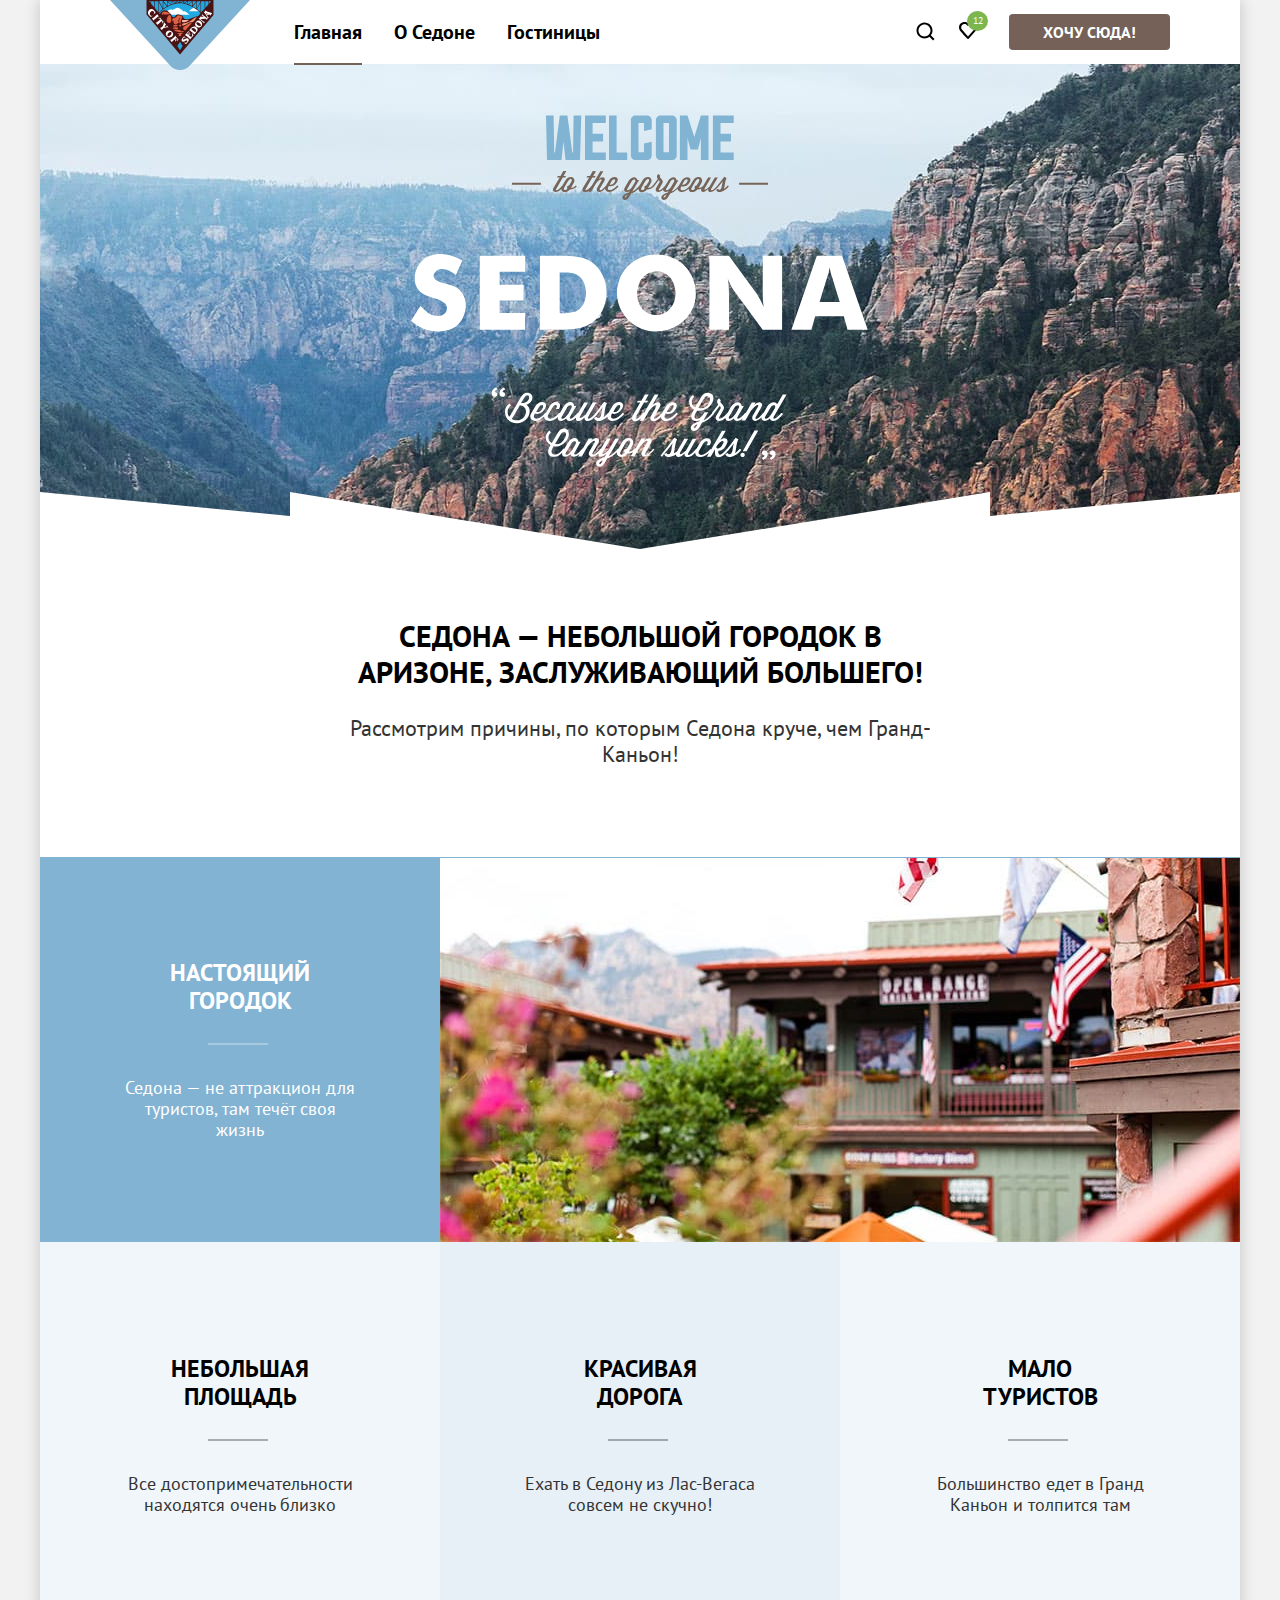
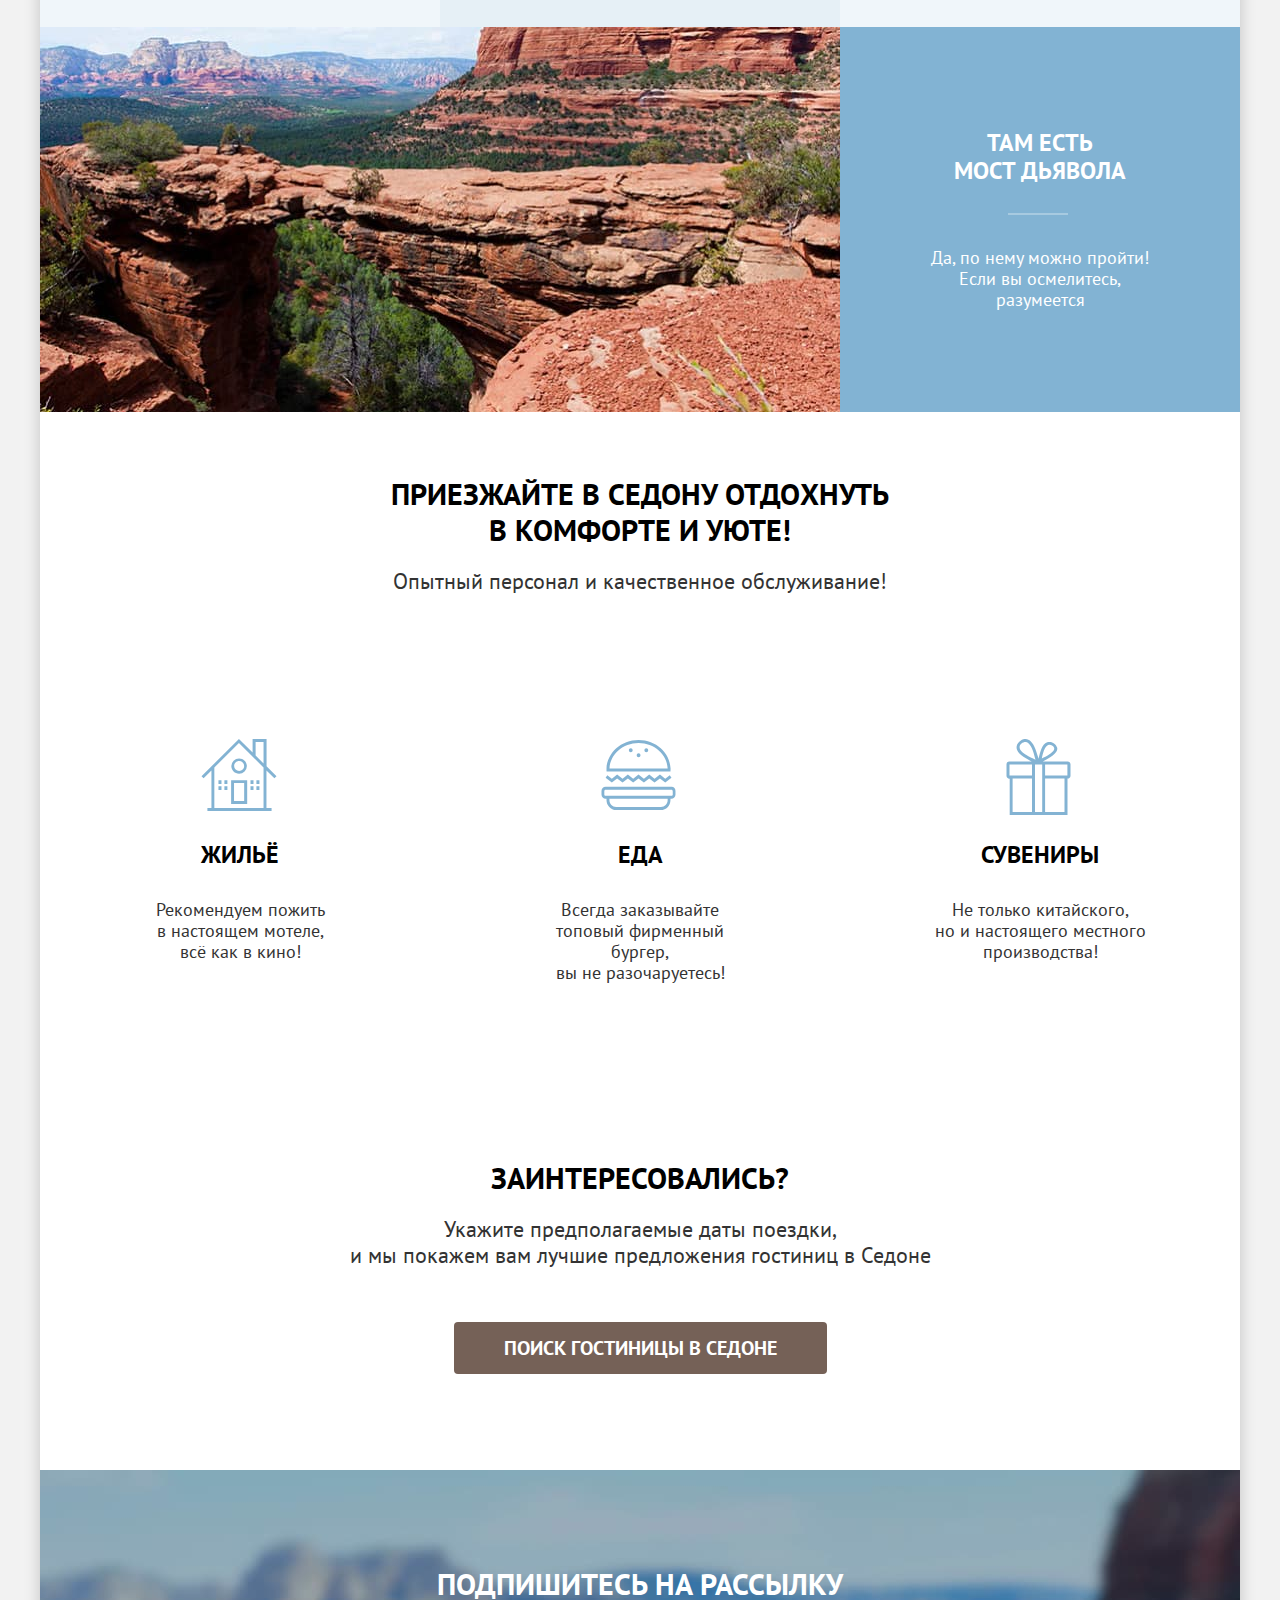
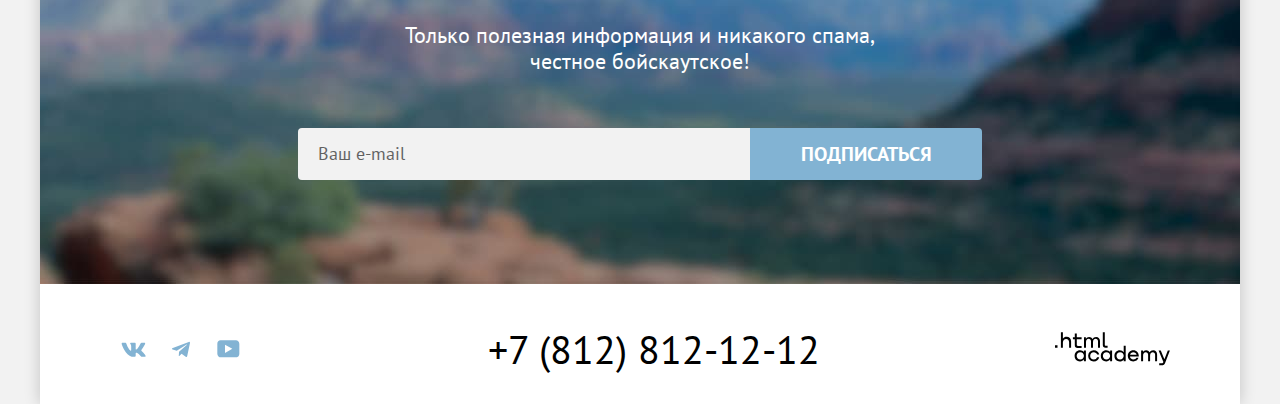
<file: 8/index.html>
<!DOCTYPE html>
<html lang="ru">
  <head>
    <meta charset="utf-8">
    <title>HTML Academy: Седона</title>
    <link rel="stylesheet" href="styles/styles.css">
    <link rel="icon" href="favicon.ico">
    <base href="https://htmlacademy-htmlcss.github.io/2311231-sedona-36/8/">
</head>
  <body>
    <div class="contents">
      <header class="page-header">
        <nav class="navigation">
          <div class="nav-container">
            <a class="sedona-logo" href="index.html">
              <img src="images/logo.svg" width="140" height="70" alt="Лого Седоны.">
            </a>
            <ul class="nav-menu">
              <li class="nav-menu-item">
                <a class="nav-menu-link nav-link-current" href="index.html">Главная</a>
              </li>
              <li class="nav-menu-item">
                <a class="nav-menu-link" href="#">О Седоне</a>
              </li>
              <li class="nav-menu-item">
                <a class="nav-menu-link" href="catalog.html">Гостиницы</a>
              </li>
            </ul>
          </div>
          <ul class="user-menu">
            <li class="user-menu-item">
              <a class="user-menu-link" href="#">
                <span class="visually-hidden">Поиск.</span>
                <svg class="navigation-icon" aria-hidden="true" focusable="false" xmlns="http://www.w3.org/2000/svg" width="19" height="19" viewBox="0 0 19 19"><path d="m18.5 17.008-3.7-3.68c1-1.292 1.7-2.983 1.7-4.872C16.5 4.08 12.9.5 8.5.5s-8 3.68-8 8.055c0 4.376 3.6 7.956 8 7.956 1.8 0 3.5-.597 4.9-1.69l3.7 3.679 1.4-1.492Zm-10-2.486c-3.3 0-6-2.685-6-5.967 0-3.282 2.7-5.967 6-5.967s6 2.685 6 5.967c0 3.282-2.7 5.967-6 5.967Z"/></svg>
              </a>
            </li>
            <li class="user-menu-item">
              <a class="user-menu-link" href="#">
                <span class="visually-hidden">Избранное.</span>
                <svg class="navigation-icon" aria-hidden="true" focusable="false" xmlns="http://www.w3.org/2000/svg" width="18" height="17" viewBox="0 0 18 17"><path d="M8.9 17c-.3 0-.6-.1-.8-.4-5.4-6.1-6.7-7.5-7-7.9C.4 7.8 0 6.6 0 5.4 0 2.4 2.4 0 5.5 0 6.8 0 8 .5 9 1.3 10 .5 11.3 0 12.5 0c3 0 5.5 2.4 5.5 5.4 0 1.3-.5 2.5-1.3 3.4l-7 7.9c-.2.2-.4.3-.8.3Zm-6-9.5c.3.4 3.5 4 6.1 6.9l6.2-7c.5-.5.7-1.2.7-2 0-1.8-1.5-3.3-3.3-3.3-1 0-2 .5-2.7 1.3-.3.3-.6.4-.9.4-.3 0-.6-.2-.8-.4-.7-.8-1.7-1.3-2.7-1.3-1.8 0-3.3 1.5-3.3 3.3-.1.9.3 1.6.7 2.1-.1 0-.1 0 0 0Z"/></svg>
              </a>
              <span class="fav-amount">12</span>
            </li>
            <li class="user-menu-item">
              <a class="user-menu-link brown-button" href="catalog.html">Хочу сюда!</a>
            </li>
          </ul>
        </nav>
      </header>
      <main class="page-main">
        <section class="welcome-view">
          <img class="welcome-view-image" src="images/main-page/welcome.svg" width="458" height="352" alt="Добро пожаловать в Седону!">
          <h1 class="visually-hidden">Добро пожаловать в великолепную Седону "Потому что Большой Каньон отстой!"</h1>
        </section>
        <section class="advantages">
          <div class="advantages-container">
            <h2 class="main-title">Седона — небольшой городок в Аризоне, заслуживающий большего!</h2>
            <p class="advantages-description">Рассмотрим причины, по которым Седона круче, чем Гранд-Каньон!</p>
          </div>
          <ul class="sedona-advantages-list">
            <li class="sedona-advantages-item">
              <div class="sedona-advantages-container">
                <h3 class="sedona-advantages-title">Настоящий городок</h3>
                <p class="sedona-advantages-description">Седона — не аттракцион для туристов, там течёт своя жизнь</p>
              </div>
              <img class="sedona-advantages-image" src="images/main-page/photo-1.jpg" width="800" height="385" alt="Вид на город.">
              <ul class="sedona-advantages-town-list">
                <li class="sedona-advantages-town-item">
                  <div class="sedona-advantages-container">
                    <h3 class="advantages-town-title">Небольшая площадь</h3>
                    <p class="advantages-town-description">Все достопримечательности находятся очень близко</p>
                  </div>
                </li>
                <li class="sedona-advantages-town-item">
                  <div class="sedona-advantages-container">
                    <h3 class="advantages-town-title">Красивая дорога</h3>
                    <p class="advantages-town-description">Ехать в Седону из Лас-Вегаса совсем не скучно!</p>
                  </div>
                </li>
                <li class="sedona-advantages-town-item">
                  <div class="sedona-advantages-container">
                    <h3 class="advantages-town-title">Мало туристов</h3>
                    <p class="advantages-town-description">Большинство едет в Гранд Каньон и толпится там</p>
                  </div>
                </li>
              </ul>
            </li>
            <li class="sedona-advantages-item">
              <img class="sedona-advantages-image" src="images/main-page/photo-2.jpg" width="800" height="385" alt="Вид на каньон.">
              <div class="sedona-advantages-container">
                <h3 class="sedona-advantages-title">Там есть<br>мост дьявола</h3>
                <p class="sedona-advantages-description">Да, по нему можно пройти! Если вы осмелитесь, разумеется</p>
              </div>
            </li>
          </ul>
          <div class="company-advantages-container">
            <h2 class="advantages-title">Приезжайте в Седону отдохнуть в комфорте и уюте!</h2>
            <p class="advantages-description">Опытный персонал и качественное обслуживание!</p>
          </div>
          <ul class="company-advantages-list">
            <li class="company-advantages-item company-advantages-living">
              <h3 class="company-advantages-title">Жильё</h3>
              <p class="company-advantages-description">Рекомендуем пожить<br>в настоящем мотеле,<br>всё как в кино!</p>
            </li>
            <li class="company-advantages-item company-advantages-food">
              <h3 class="company-advantages-title">Еда</h3>
              <p class="company-advantages-description">Всегда заказывайте<br>топовый фирменный бургер,<br>вы не разочаруетесь!</p>
            </li>
            <li class="company-advantages-item company-advantages-gifts">
              <h3 class="company-advantages-title">Сувениры</h3>
              <p class="company-advantages-description">Не только китайского,<br>но и настоящего местного производства!</p>
            </li>
          </ul>
        </section>
        <section class="hotel-search">
          <h2 class="hotel-search-title">Заинтересовались?</h2>
          <p class="hotel-search-message">Укажите предполагаемые даты поездки,<br>и мы покажем вам лучшие предложения гостиниц в Седоне</p>
          <a class="hotel-search-link brown-button" href="catalog.html">Поиск гостиницы в седоне</a>
        </section>
        <section class="subscribe-main">
          <h3 class="subscribe-title-main">Подпишитесь на рассылку</h3>
          <p class="subscribe-description-main">Только полезная информация и никакого спама, честное бойскаутское!</p>
          <form class="subscribe-form" action="https://echo.htmlacademy.ru/" method="post">
            <input class="subscribe-input" id="email-box" type="text" placeholder="Ваш e-mail" required>
            <label class="visually-hidden" for="email-box">Введите Ваш E-Mail.</label>
            <button class="subscribe-button blue-button" type="submit">Подписаться</button>
          </form>
        </section>
      </main>
      <footer class="page-footer">
          <ul class="socials">
            <li class="socials-item">
              <a class="socials-link socials-link-vk" href="https://vk.com/htmlacademy">
                <span class="visually-hidden">Перейти на страницу ВКонтакте.</span>
                <svg class="social-icon" xmlns="http://www.w3.org/2000/svg" aria-hidden="true" focusable="false" width="25" height="15"><path d="M24.12 1.8c.16-.54 0-.94-.8-.94H20.7c-.67 0-.98.34-1.15.73 0 0-1.33 3.2-3.22 5.27-.61.6-.9.8-1.23.8-.16 0-.41-.2-.41-.75v-5.1c0-.66-.19-.95-.74-.95H9.82c-.42 0-.67.3-.67.59 0 .62.95.76 1.04 2.51v3.8c0 .83-.15.98-.48.98-.9 0-3.06-3.2-4.34-6.88-.25-.72-.5-1-1.18-1H1.57c-.75 0-.9.34-.9.73 0 .68.89 4.07 4.14 8.55 2.17 3.06 5.23 4.72 8 4.72 1.68 0 1.88-.37 1.88-1v-2.32c0-.74.16-.88.7-.88.38 0 1.05.19 2.6 1.66 1.79 1.75 2.08 2.54 3.08 2.54h2.63c.75 0 1.12-.37.9-1.1-.23-.72-1.08-1.77-2.2-3.02-.62-.71-1.54-1.48-1.82-1.86-.39-.5-.28-.71 0-1.15 0 0 3.2-4.42 3.54-5.93Z" clip-rule="evenodd"/></svg>
              </a>
            </li>
            <li class="socials-item">
              <a class="socials-link socials-link-tg" href="https://t.me/htmlacademy">
                <span class="visually-hidden">Перейти на канал в Телеграм.</span>
                <svg class="social-icon" xmlns="http://www.w3.org/2000/svg" aria-hidden="true" focusable="false" width="18" height="16"><path d="M16.79.96.84 7.1c-1.09.44-1.08 1.05-.2 1.32l4.1 1.28 9.47-5.98c.44-.27.85-.13.52.17l-7.68 6.93-.28 4.22c.41 0 .6-.2.83-.41l1.99-1.94 4.13 3.06c.77.42 1.31.2 1.5-.71l2.72-12.8c.28-1.1-.43-1.61-1.16-1.28Z"/></svg>
              </a>
            </li>
            <li class="socials-item">
              <a class="socials-link socials-link-yt" href="https://www.youtube.com/user/htmlacademyru">
                <span class="visually-hidden">Перейти на наш Ютуб.</span>
                <svg class="social-icon" xmlns="http://www.w3.org/2000/svg" aria-hidden="true" focusable="false" width="23" height="18"><path d="M18.94.36H3.51C1.65.36.33 1.95.33 3.76v10.09c0 1.91 1.32 3.5 3.18 3.5h15.65c1.64 0 3.17-1.59 3.17-3.4V3.76c-.22-1.8-1.53-3.4-3.39-3.4ZM7.99 12.89V4.82l7.34 4.04-7.34 4.03Z"/></svg>
              </a>
            </li>
          </ul>
          <a class="contact-phone-number" href="tel:+7-812-12-12">+7 (812) 812-12-12</a>
          <a class="developer-link" href="https://htmlacademy.ru/">
            <span class="visually-hidden">Сделано в .html academy.</span>
            <svg class="developer-icon" xmlns="http://www.w3.org/2000/svg" aria-hidden="true" focusable="false" width="115" height="34"><path d="M0 13.26v2.6h2.5v-2.6H0Zm11.6-8.4c-1.6 0-2.8.7-3.6 1.7h-.1V.36h-2v15.5h2v-5.3c0-2.1 1.3-3.6 3.3-3.6 1.8 0 2.9 1.4 2.9 3.2v5.7h2v-6.1c.1-3-1.8-4.9-4.5-4.9Zm15 .3h-4.8v-3.7h-2v3.8h-1.9v2h1.9v6c0 1.7 1 2.7 2.7 2.7h4.1v-2h-3.7c-.7 0-1.1-.4-1.1-1.1v-5.7h4.8v-2Zm14.5-.2c-1.6 0-2.9.8-3.5 2.1h-.1c-.6-1.2-1.8-2.1-3.4-2.1-1.4 0-2.5.8-3.1 1.8h-.1v-1.6H29v10.6h2v-5.4c0-2 1-3.5 2.6-3.5 1.5 0 2.4 1 2.4 2.6v6.3h2v-5.6c0-2.4 1.4-3.3 2.6-3.3 1.5 0 2.4 1 2.4 2.6v6.3h2v-6.5c.1-2.5-1.4-4.3-3.9-4.3Zm6.7 8.1c0 1.7 1 2.7 2.8 2.7h2v-2h-1.7c-.7 0-1.1-.4-1.1-1.1V.36h-2v12.7Zm-18.9 7c-.9-1.1-2.2-1.8-3.9-1.8-3.1 0-5.4 2.3-5.4 5.6s2.3 5.6 5.4 5.6c1.8 0 3-.8 3.8-1.9h.1v1.6h2v-10.6h-2v1.5Zm-3.6 7.4c-2.2 0-3.6-1.6-3.6-3.6s1.4-3.6 3.6-3.6 3.6 1.6 3.6 3.6c0 1.9-1.4 3.6-3.6 3.6Zm18.9-5.1c-.5-2.4-2.6-4.1-5.4-4.1a5.4 5.4 0 0 0-5.6 5.6c0 3.1 2.2 5.6 5.6 5.6 2.8 0 4.9-1.8 5.4-4.2h-2.1a3.4 3.4 0 0 1-3.3 2.3c-2.2 0-3.6-1.6-3.6-3.6s1.4-3.6 3.6-3.6c1.6 0 2.8 1 3.3 2.2h2.1v-.2Zm10.9-2.3c-.9-1.1-2.2-1.8-3.9-1.8-3.1 0-5.4 2.3-5.4 5.6s2.3 5.6 5.4 5.6c1.8 0 3-.8 3.8-1.9h.1v1.6h2v-10.6h-2v1.5Zm-3.6 7.4c-2.2 0-3.6-1.6-3.6-3.6s1.4-3.6 3.6-3.6 3.6 1.6 3.6 3.6c0 1.9-1.5 3.6-3.6 3.6Zm17.2-7.3c-.9-1.1-2.2-1.9-3.9-1.9-3.1 0-5.4 2.3-5.4 5.6s2.2 5.6 5.4 5.6c1.7 0 3-.8 3.8-1.8h.1v1.5h2v-15.4h-2v6.4Zm-3.6 7.3c-2.2 0-3.6-1.6-3.6-3.6s1.4-3.6 3.6-3.6 3.6 1.6 3.6 3.6c-.1 2-1.5 3.6-3.6 3.6Zm13.2-9.2c-3.3 0-5.5 2.5-5.5 5.6 0 3 2.1 5.6 5.5 5.6 2.5 0 4.5-1.3 5.2-3.6h-2.1c-.5 1-1.6 1.6-3 1.6-1.9 0-3.3-1.3-3.4-2.9h8.8c.2-3.6-2-6.3-5.5-6.3Zm0 1.9c1.7 0 3 1 3.3 2.6h-6.5c.3-1.5 1.5-2.6 3.2-2.6Zm19.9-1.9c-1.6 0-2.9.8-3.6 2h-.1c-.6-1.2-1.8-2-3.4-2-1.4 0-2.5.7-3.1 1.8v-1.5h-1.9v10.6h2v-5.4c0-2 1-3.4 2.6-3.5 1.5 0 2.4 1 2.4 2.6v6.3h2v-5.6c0-2.4 1.4-3.3 2.6-3.3 1.5 0 2.4 1 2.4 2.6v6.3h2v-6.5c.1-2.6-1.4-4.4-3.9-4.4Zm11.2 9.1-3.6-8.9h-2.2l4.8 11.6c-.3.9-.7 1.2-1.7 1.2h-2.5v2h2.5c1.8 0 2.8-.8 3.5-2.6l4.7-12.2h-2.1l-3.4 8.9Z"/></svg>
          </a>
      </footer>
      <div class="modal-container modal-container-close">
        <div class="modal-hotel-search">
          <button class="modal-close-button" type="button">
            <span class="visually-hidden">Закрыть окно.</span>
            <svg class="close-button-icon" xmlns="http://www.w3.org/2000/svg" aria-hidden="true" focusable="false" width="15" height="15" fill="none" viewBox="0 0 15 15"><path fill="#000" d="M14.49 1.783 13.199.49 7.49 6.198 1.783.491.49 1.783 6.198 7.49.49 13.198l1.293 1.293L7.49 8.783l5.708 5.708 1.293-1.293-5.708-5.707 5.708-5.708Z"/></svg>
          </button>
          <section class="modal-content">
            <h2 class="modal-title">Поиск гостиницы в Седоне</h2>
            <form class="search-form" action="https://echo.htmlacademy.ru/" method="post">
                <label class="search-label" for="arrival-date">Дата Заезда:</label>
                <div class="form-input-block">
                  <input class="search-form-field" type="text" id="arrival-date" name="arrival-date" placeholder="Укажите дату" value="27 апреля 2020">
                  <button class="calendar-view-button" type="button">
                    <span class="visually-hidden">Выбрать дату в календаре.</span>
                    <svg class="calendar-view-icon" xmlns="http://www.w3.org/2000/svg" aria-hidden="true" focusable="false" width="16" height="15" fill="none" viewBox="0 0 16 15"><path fill="#000" d="M5.75 10c.3 0 .5-.2.5-.5s-.2-.5-.5-.5-.5.2-.5.5.2.5.5.5Z"/><path fill="#000" d="M15 2h-2V0h-1v2H4V0H3v2H1c-.6 0-1 .4-1 1v11c0 .5.4 1 1 1h14c.5 0 1-.5 1-1V3c0-.6-.5-1-1-1Zm0 12H1V7h14v7ZM1 6V3h2v2h1V3h8v2h1V3h2v3H1Z"/><path fill="#000" d="M8 10c.3 0 .5-.2.5-.5S8.3 9 8 9s-.5.2-.5.5.2.5.5.5ZM10.25 10c.3 0 .5-.2.5-.5s-.2-.5-.5-.5-.5.2-.5.5.2.5.5.5ZM5.75 11c-.3 0-.5.2-.5.5s.2.5.5.5.5-.2.5-.5-.2-.5-.5-.5ZM3.5 10c.3 0 .5-.2.5-.5S3.8 9 3.5 9s-.5.2-.5.5.2.5.5.5ZM3.5 11c-.3 0-.5.2-.5.5s.2.5.5.5.5-.2.5-.5-.2-.5-.5-.5ZM8 11c-.3 0-.5.2-.5.5s.2.5.5.5.5-.2.5-.5-.2-.5-.5-.5ZM10.25 11c-.3 0-.5.2-.5.5s.2.5.5.5.5-.2.5-.5-.2-.5-.5-.5ZM12.5 10c.3 0 .5-.2.5-.5s-.2-.5-.5-.5-.5.2-.5.5.2.5.5.5ZM12.5 11c-.3 0-.5.2-.5.5s.2.5.5.5.5-.2.5-.5-.2-.5-.5-.5Z"/></svg>
                  </button>
              </div>
              <span class="info-message error-message">Мы не можем отправить вас в прошлое.</span>
                <label class="search-label" for="departure-date">Дата Выезда:</label>
                <div class="form-input-block">
                  <input class="search-form-field" type="text" id="departure-date" name="departure-date" placeholder="Укажите дату" value="1 сентября 2023">
                  <button class="calendar-view-button" type="button">
                    <span class="visually-hidden">Выбрать дату в календаре.</span>
                    <svg class="calendar-view-icon" xmlns="http://www.w3.org/2000/svg" aria-hidden="true" focusable="false" width="16" height="15" fill="none" viewBox="0 0 16 15"><path fill="#000" d="M5.75 10c.3 0 .5-.2.5-.5s-.2-.5-.5-.5-.5.2-.5.5.2.5.5.5Z"/><path fill="#000" d="M15 2h-2V0h-1v2H4V0H3v2H1c-.6 0-1 .4-1 1v11c0 .5.4 1 1 1h14c.5 0 1-.5 1-1V3c0-.6-.5-1-1-1Zm0 12H1V7h14v7ZM1 6V3h2v2h1V3h8v2h1V3h2v3H1Z"/><path fill="#000" d="M8 10c.3 0 .5-.2.5-.5S8.3 9 8 9s-.5.2-.5.5.2.5.5.5ZM10.25 10c.3 0 .5-.2.5-.5s-.2-.5-.5-.5-.5.2-.5.5.2.5.5.5ZM5.75 11c-.3 0-.5.2-.5.5s.2.5.5.5.5-.2.5-.5-.2-.5-.5-.5ZM3.5 10c.3 0 .5-.2.5-.5S3.8 9 3.5 9s-.5.2-.5.5.2.5.5.5ZM3.5 11c-.3 0-.5.2-.5.5s.2.5.5.5.5-.2.5-.5-.2-.5-.5-.5ZM8 11c-.3 0-.5.2-.5.5s.2.5.5.5.5-.2.5-.5-.2-.5-.5-.5ZM10.25 11c-.3 0-.5.2-.5.5s.2.5.5.5.5-.2.5-.5-.2-.5-.5-.5ZM12.5 10c.3 0 .5-.2.5-.5s-.2-.5-.5-.5-.5.2-.5.5.2.5.5.5ZM12.5 11c-.3 0-.5.2-.5.5s.2.5.5.5.5-.2.5-.5-.2-.5-.5-.5Z"/></svg>
                  </button>
                </div>
              <span class="info-message">На эти даты есть свободные номера. Пока есть.</span>
              <div class="search-form-user-option">
                <span class="search-option">
                  <label class="search-label" for="adults">Взрослые:</label>
                  <div class="user-buttons-block">
                    <button class="search-form-button minus-button" type="button">
                      <span class="visually-hidden">Уменьшить количество путешественников.</span>
                      <svg class="minus-icon" xmlns="http://www.w3.org/2000/svg" aria-hidden="true" focusable="false" width="14" height="2" viewBox="0 0 14 2"><path d="M0 0v2h14V0H0Z"/></svg>
                    </button>
                    <input class="user-form-field" type="number" id="adults" name="adults" value="2">
                    <button class="search-form-button plus-button" type="button">
                      <span class="visually-hidden">Увеличить количество путешественников.</span>
                      <svg class="plus-icon" xmlns="http://www.w3.org/2000/svg" aria-hidden="true" focusable="false" width="14" height="14" viewBox="0 0 14 14"><path d="M14 6H8V0H6v6H0v2h6v6h2V8h6V6Z"/></svg>
                    </button>
                  </div>
                </span>
                <div class="search-option">
                  <span class="search-label-tooltip">
                    <label class="search-label" for="children">Дети:</label>
                    <span class="tooltip">
                      <button class="tooltip-toggle" type="button" aria-labelledby="tooltip-label">
                        <span class="visually-hidden">Полезная информация.</span>
                        <svg class="tooltip-icon" xmlns="http://www.w3.org/2000/svg" aria-hidden="true" focusable="false" width="2" height="12" fill="none" viewBox="0 0 2 12"><path fill="#fff" fill-rule="evenodd" d="M0 0h2v2H0V0Zm2 12H0V3h2v9Z" clip-rule="evenodd"/></svg>
                      </button>
                      <span class="tooltip-text" role="tooltip" id="tooltip-label">Укажите количество детей, которые будут с вами, возраст которых от 6 до 18 лет. Дети до 6 лет размещаются бесплатно.</span>
                    </span>
                  </span>
                  <div class="user-buttons-block">
                    <button class="search-form-button minus-button" type="button">
                      <span class="visually-hidden">Уменьшить количество путешественников.</span>
                      <svg class="minus-icon" xmlns="http://www.w3.org/2000/svg" aria-hidden="true" focusable="false" width="14" height="2" viewBox="0 0 14 2"><path d="M0 0v2h14V0H0Z"/></svg>
                    </button>
                    <input class="user-form-field" type="text" id="children" name="children" value="2">
                    <button class="search-form-button plus-button" type="button">
                      <span class="visually-hidden">Увеличить количество путешественников.</span>
                      <svg class="plus-icon" xmlns="http://www.w3.org/2000/svg" aria-hidden="true" focusable="false" width="14" height="14" viewBox="0 0 14 14"><path d="M14 6H8V0H6v6H0v2h6v6h2V8h6V6Z"/></svg>
                    </button>
                  </div>
                </div>
              </div>
              <button class="modal-form-button" type="submit">Найти</button>
            </form>
          </section>
        </div>
      </div>
    </div>
  </body>
</html>
</file>
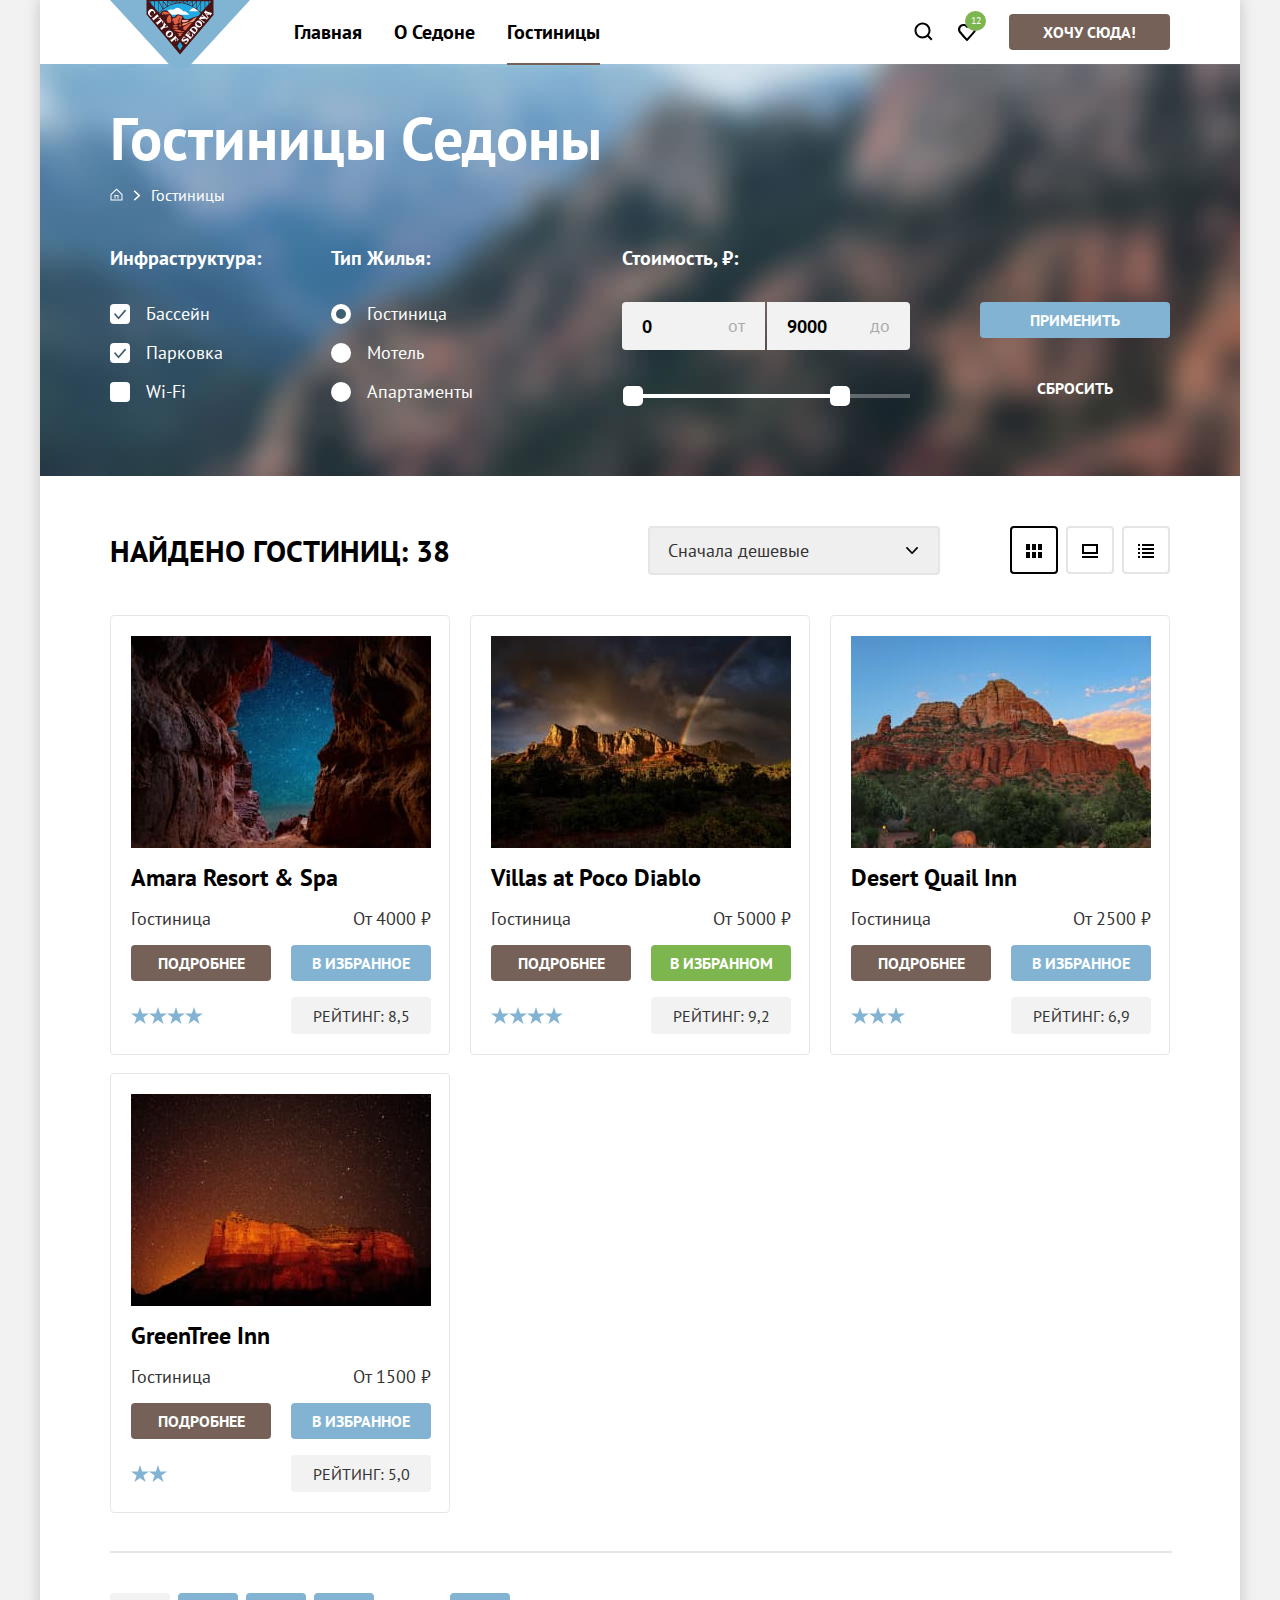
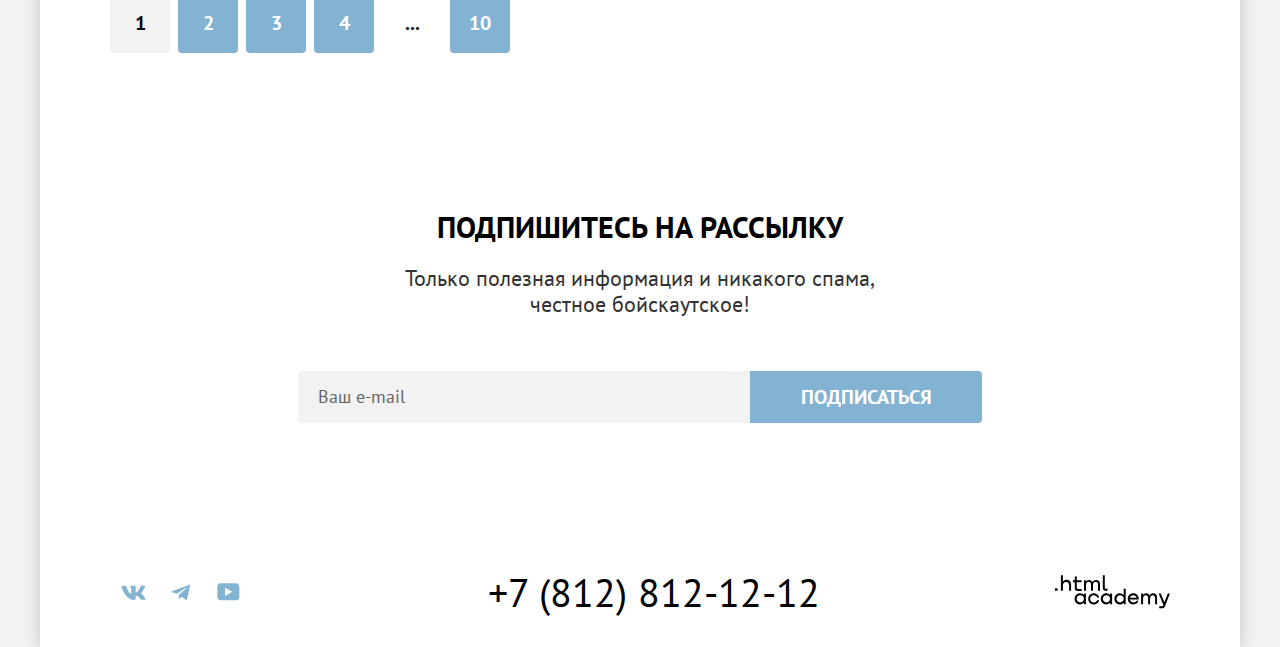
<file: catalog.html>
<!DOCTYPE html>
<html lang="ru">
  <head>
    <meta charset="utf-8">
    <title>HTML Academy: Седона</title>
    <link rel="stylesheet" href="styles/styles.css">
    <link rel="icon" href="favicon.ico">
  </head>
  <body>
    <div class="contents">
      <header class="page-header">
        <nav class="navigation">
          <div class="nav-container">
            <a class="sedona-logo" href="index.html">
              <img src="images/logo.svg" width="140" height="70" alt="Лого Седоны.">
            </a>
            <ul class="nav-menu">
              <li class="nav-menu-item">
                <a class="nav-menu-link" href="index.html">Главная</a>
              </li>
              <li class="nav-menu-item">
                <a class="nav-menu-link" href="#">О Седоне</a>
              </li>
              <li class="nav-menu-item">
                <a class="nav-menu-link nav-link-current" href="catalog.html">Гостиницы</a>
              </li>
            </ul>
          </div>
          <ul class="user-menu">
            <li class="user-menu-item">
              <a class="user-menu-link" href="#">
                <span class="visually-hidden">Поиск.</span>
                <svg class="navigation-icon" aria-hidden="true" focusable="false" xmlns="http://www.w3.org/2000/svg" width="19" height="19" fill="none" viewBox="0 0 19 19"><path fill="#000" d="m18.5 17.008-3.7-3.68c1-1.292 1.7-2.983 1.7-4.872C16.5 4.08 12.9.5 8.5.5s-8 3.68-8 8.055c0 4.376 3.6 7.956 8 7.956 1.8 0 3.5-.597 4.9-1.69l3.7 3.679 1.4-1.492Zm-10-2.486c-3.3 0-6-2.685-6-5.967 0-3.282 2.7-5.967 6-5.967s6 2.685 6 5.967c0 3.282-2.7 5.967-6 5.967Z"/></svg>
              </a>
            </li>
            <li class="user-menu-item">
              <a class="user-menu-link" href="#">
                <span class="visually-hidden">Избранное.</span>
                <svg class="navigation-icon" aria-hidden="true" focusable="false" xmlns="http://www.w3.org/2000/svg" width="20" height="20" fill="none"><path fill="#000" d="M9.9 19a.9.9 0 0 1-.8-.4c-5.4-6.1-6.7-7.5-7-7.9A5.4 5.4 0 0 1 6.5 2C7.8 2 9 2.5 10 3.3a5.46 5.46 0 0 1 9 4.1c0 1.3-.5 2.5-1.3 3.4l-7 7.9c-.2.2-.4.3-.8.3Zm-6-9.5c.3.4 3.5 4 6.1 6.9l6.2-7c.5-.5.7-1.2.7-2 0-1.8-1.5-3.3-3.3-3.3-1 0-2 .5-2.7 1.3-.3.3-.6.4-.9.4-.3 0-.6-.2-.8-.4-.7-.8-1.7-1.3-2.7-1.3-1.8 0-3.3 1.5-3.3 3.3-.1.9.3 1.6.7 2.1-.1 0-.1 0 0 0Z"/></svg>
              </a>
              <span class="fav-amount">12</span>
            </li>
            <li class="user-menu-item">
              <a class="user-menu-link brown-button" href="catalog.html">Хочу сюда!</a>
            </li>
          </ul>
        </nav>
      </header>
      <main class="page-main">
        <section class="search-filter">
          <div class="filter-head-container">
            <h1 class="search-filter-title">Гостиницы Седоны</h1>
            <ul class="breadcrumbs">
              <li class="breadcrumbs-item">
                <a class="breadcrumbs-link" href="index.html">
                  <span class="visually-hidden">На Главную.</span>
                  <svg class="breadcrumbs-icon" aria-hidden="true" focusable="false" xmlns="http://www.w3.org/2000/svg" width="13" height="13"><path d="m6.5.5-6 5.8v6.2h12V6.3L6.5.5Zm5 11h-10V6.7l5-4.8 5 4.8v4.8Z"/><path fill="#fff" d="M4.5 10.5h1V8h2v2.5h1V7h-4v3.5Z"/></svg>
                </a>
              </li>
              <li class="breadcrumbs-item">
                <a class="breadcrumbs-link" href="catalog.html">Гостиницы</a>
              </li>
            </ul>
          </div>
          <div class="filter-block-container">
            <h2 class="visually-hidden">Список товаров с фильтрами.</h2>
            <form class="search-filters" action="https://echo.htmlacademy.ru/" method="get">
              <div class="filter-check-container">
                <fieldset class="search-filters-fieldset">
                  <legend class="search-filters-legend">Инфраструктура:</legend>
                  <div class="checkbox-container">
                    <label class="control">
                      <input class="visually-hidden control-input" type="checkbox" name="swimpool" checked>
                      <span class="control-mark"></span>
                      <span class="control-label">Бассейн</span>
                    </label>
                    <label class="control">
                      <input class="visually-hidden control-input" type="checkbox" name="parking" checked>
                      <span class="control-mark"></span>
                      <span class="control-label">Парковка</span>
                    </label>
                    <label class="control">
                      <input class="visually-hidden control-input" type="checkbox" name="wifi">
                      <span class="control-mark"></span>
                      <span class="control-label">Wi-Fi</span>
                    </label>
                  </div>
                </fieldset>
                <fieldset class="search-filters-fieldset">
                  <legend class="search-filters-legend">Тип жилья:</legend>
                  <div class="radio-container">
                    <label class="control">
                      <input class="visually-hidden control-input" type="radio" name="rent-type" value="hotel" checked>
                      <span class="control-mark"></span>
                      <span class="control-label">Гостиница</span>
                    </label>
                    <label class="control">
                      <input class="visually-hidden control-input" type="radio" name="rent-type" value="motel">
                      <span class="control-mark"></span>
                      <span class="control-label">Мотель</span>
                    </label>
                    <label class="control">
                      <input class="visually-hidden control-input" type="radio" name="rent-type" value="appat">
                      <span class="control-mark"></span>
                      <span class="control-label">Апартаменты</span>
                    </label>
                </div>
                </fieldset>
              </div>
              <div class="filter-price-container">
                <fieldset class="search-filters-fieldset">
                  <legend class="search-filters-legend">Стоимость, ₽:</legend>
                  <div class="range">
                    <div class="range-input">
                      <label class="search-filters-label">
                        <input class="filters-price-input filter-min-price" type="text" name="min-price" value="0" placeholder="Цена">
                        <span class="range-lable-text">от</span>
                      </label>
                      <label class="search-filters-label">
                        <input class="filters-price-input filter-max-price" type="text" name="max-price" value="9000" placeholder="Цена">
                        <span class="range-lable-text">до</span>
                      </label>
                    </div>
                    <div class="range-scale">
                      <div class="range-bar">
                        <button class="range-toggle toggle-min" type="button">
                          <span class="visually-hidden">Изменить минимальную цену.</span>
                        </button>
                        <button class="range-toggle toggle-max" type="button">
                          <span class="visually-hidden">Изменить максимальную цену.</span>
                        </button>
                      </div>
                    </div>
                  </div>
                </fieldset>
                <div class="filter-buttons">
                  <button class="filters-submit-button blue-button" type="submit">Применить</button>
                  <button class="filters-reset-button" type="reset">Сбросить</button>
                </div>
              </div>
            </form>
          </div>
        </section>
        <section class="search-results">
          <div class="search-results-container">
            <h2 class="search-results-amount">Найдено гостиниц: 38 </h2>
            <div class="sorting-container">
              <select class="search-results-sorting">
                <option value="cheap">Сначала дешевые</option>
                <option value="popular">Сначала популярные</option>
                <option value="expensive">Сначала дорогие</option>
              </select>
              <ul class="search-results-view">
                <li class="search-results-view-item">
                  <a class="results-view-link results-view-current" href="#">
                    <span class="visually-hidden">Вид таблицей.</span>
                    <svg aria-hidden="true" focusable="false" xmlns="http://www.w3.org/2000/svg" width="16" height="14" fill="none" viewBox="0 0 16 14"><path fill="#000" d="M4 0H0v6h4V0ZM16 0h-4v6h4V0ZM10 0H6v6h4V0ZM4 8H0v6h4V8ZM16 8h-4v6h4V8ZM10 8H6v6h4V8Z"/></svg>
                  </a>
                </li>
                <li class="search-results-view-item">
                  <a class="results-view-link" href="#">
                    <span class="visually-hidden">Вид большая карточка.</span>
                    <svg aria-hidden="true" focusable="false" xmlns="http://www.w3.org/2000/svg" width="16" height="14" fill="none" viewBox="0 0 16 14"><path fill="#000" d="M16 12H0v2h16v-2ZM14 2v6H2V2h12Zm2-2H0v10h16V0Z"/></svg>
                  </a>
                </li>
                <li class="search-results-view-item">
                  <a class="results-view-link" href="#">
                    <span class="visually-hidden">Вид списком.</span>
                    <svg aria-hidden="true" focusable="false" xmlns="http://www.w3.org/2000/svg" width="16" height="14" fill="none" viewBox="0 0 16 14"><path fill="#000" d="M2 0H0v2h2V0ZM16 0H4v2h12V0ZM2 4H0v2h2V4ZM16 4H4v2h12V4ZM2 8H0v2h2V8ZM16 8H4v2h12V8ZM2 12H0v2h2v-2ZM16 12H4v2h12v-2Z"/></svg>
                  </a>
                </li>
              </ul>
            </div>
          </div>
          <ul class="product-list">
            <li class="product-card">
              <a class="product-link-image" href="#">
                <img class="product-image" src="images/catalog/product-card/hotel-1.jpg" width="300" height="212" alt="Вид из пещеры на ночное небо.">
              </a>
              <a class="product-link-title" href="#">
                <h3 class="product-card-title">Amara Resort &amp; Spa</h3>
              </a>
              <span class="product-rent-type">Гостиница</span>
              <span class="product-rent-price">От 4000 ₽</span>
              <a class="product-more-about brown-button" href="#">Подробнее</a>
              <button class="product-to-favourites blue-button" type="button">В избранное</button>
              <p class="product-card-stars four-star"><span class="visually-hidden">4 звезды.</span></p>
              <p class="product-card-rating">Рейтинг: 8,5</p>
            </li>
            <li class="product-card">
              <a class="product-link-image" href="#">
                <img class="product-image" src="images/catalog/product-card/hotel-2.jpg" width="300" height="212" alt="Вид на гору с радугой.">
              </a>
              <a class="product-link-title" href="#">
                <h3 class="product-card-title">Villas at Poco Diablo</h3>
              </a>
              <span class="product-rent-type">Гостиница</span>
              <span class="product-rent-price">От 5000 ₽</span>
              <a class="product-more-about brown-button" href="#">Подробнее</a>
              <button class="product-to-favourites green-button" type="button">В избранном</button>
              <p class="product-card-stars four-star"><span class="visually-hidden">4 звезды.</span></p>
              <p class="product-card-rating">Рейтинг: 9,2</p>
            </li>
            <li class="product-card">
              <a class="product-link-image" href="#">
                <img class="product-image" src="images/catalog/product-card/hotel-3.jpg" width="300" height="212" alt="Вид на гору утром.">
              </a>
              <a class="product-link-title" href="#">
                <h3 class="product-card-title">Desert Quail Inn</h3>
              </a>
              <span class="product-rent-type">Гостиница</span>
              <span class="product-rent-price">От 2500 ₽</span>
              <a class="product-more-about brown-button" href="#">Подробнее</a>
              <button class="product-to-favourites blue-button" type="button">В избранное</button>
              <p class="product-card-stars three-star"><span class="visually-hidden">3 звезды.</span></p>
              <p class="product-card-rating">Рейтинг: 6,9</p>
            </li>
            <li class="product-card">
              <a class="product-link-image" href="#">
                <img class="product-image" src="images/catalog/product-card/hotel-4.jpg" width="300" height="212" alt="Вид на гору ночью.">
              </a>
              <a class="product-link-title" href="#">
                <h3 class="product-card-title">GreenTree Inn</h3>
              </a>
              <span class="product-rent-type">Гостиница</span>
              <span class="product-rent-price">От 1500 ₽</span>
              <a class="product-more-about brown-button" href="#">Подробнее</a>
              <button class="product-to-favourites blue-button" type="button">В избранное</button>
              <p class="product-card-stars two-star"><span class="visually-hidden">2 звезды.</span></p>
              <p class="product-card-rating">Рейтинг: 5,0</p>
            </li>
          </ul>
          <ul class="pagination">
            <li class="pagination-item">
              <a class="pagination-link pagination-active" href="#">1</a>
            </li>
            <li class="pagination-item">
              <a class="pagination-link" href="#">2</a>
            </li>
            <li class="pagination-item">
              <a class="pagination-link" href="#">3</a>
            </li>
            <li class="pagination-item">
              <a class="pagination-link" href="#">4</a>
            </li>
            <li class="pagination-item">
              <a class="pagination-link pagination-show-more" href="#">...</a>
            </li>
            <li class="pagination-item">
              <a class="pagination-link" href="#">10</a>
            </li>
          </ul>
        </section>
        <section class="subscribe">
          <h3 class="subscribe-title">Подпишитесь на рассылку</h3>
          <p class="subscribe-description">Только полезная информация и никакого спама, честное бойскаутское!</p>
          <form class="subscribe-form" action="https://echo.htmlacademy.ru/" method="post">
            <input class="subscribe-input" id="email-box" type="text" placeholder="Ваш e-mail" required>
            <label class="visually-hidden" for="email-box">Введите Ваш E-Mail.</label>
            <button class="subscribe-button blue-button" type="submit">Подписаться</button>
          </form>
        </section>
      </main>
      <footer class="page-footer">
        <ul class="socials">
          <li class="socials-item">
            <a class="socials-link socials-link-vk" href="https://vk.com/htmlacademy">
              <span class="visually-hidden">Перейти на страницу ВКонтакте.</span>
              <svg class="social-icon" xmlns="http://www.w3.org/2000/svg" aria-hidden="true" focusable="false" width="25" height="15"><path d="M24.12 1.8c.16-.54 0-.94-.8-.94H20.7c-.67 0-.98.34-1.15.73 0 0-1.33 3.2-3.22 5.27-.61.6-.9.8-1.23.8-.16 0-.41-.2-.41-.75v-5.1c0-.66-.19-.95-.74-.95H9.82c-.42 0-.67.3-.67.59 0 .62.95.76 1.04 2.51v3.8c0 .83-.15.98-.48.98-.9 0-3.06-3.2-4.34-6.88-.25-.72-.5-1-1.18-1H1.57c-.75 0-.9.34-.9.73 0 .68.89 4.07 4.14 8.55 2.17 3.06 5.23 4.72 8 4.72 1.68 0 1.88-.37 1.88-1v-2.32c0-.74.16-.88.7-.88.38 0 1.05.19 2.6 1.66 1.79 1.75 2.08 2.54 3.08 2.54h2.63c.75 0 1.12-.37.9-1.1-.23-.72-1.08-1.77-2.2-3.02-.62-.71-1.54-1.48-1.82-1.86-.39-.5-.28-.71 0-1.15 0 0 3.2-4.42 3.54-5.93Z" clip-rule="evenodd"/></svg>
            </a>
          </li>
          <li class="socials-item">
            <a class="socials-link socials-link-tg" href="https://t.me/htmlacademy">
              <span class="visually-hidden">Перейти на канал в Телеграм.</span>
              <svg class="social-icon" xmlns="http://www.w3.org/2000/svg" aria-hidden="true" focusable="false" width="18" height="16"><path d="M16.79.96.84 7.1c-1.09.44-1.08 1.05-.2 1.32l4.1 1.28 9.47-5.98c.44-.27.85-.13.52.17l-7.68 6.93-.28 4.22c.41 0 .6-.2.83-.41l1.99-1.94 4.13 3.06c.77.42 1.31.2 1.5-.71l2.72-12.8c.28-1.1-.43-1.61-1.16-1.28Z"/></svg>
            </a>
          </li>
          <li class="socials-item">
            <a class="socials-link socials-link-yt" href="https://www.youtube.com/user/htmlacademyru">
              <span class="visually-hidden">Перейти на наш Ютуб.</span>
              <svg class="social-icon" xmlns="http://www.w3.org/2000/svg" aria-hidden="true" focusable="false" width="23" height="18"><path d="M18.94.36H3.51C1.65.36.33 1.95.33 3.76v10.09c0 1.91 1.32 3.5 3.18 3.5h15.65c1.64 0 3.17-1.59 3.17-3.4V3.76c-.22-1.8-1.53-3.4-3.39-3.4ZM7.99 12.89V4.82l7.34 4.04-7.34 4.03Z"/></svg>
            </a>
          </li>
        </ul>
        <a class="contact-phone-number" href="tel:+7-812-12-12">+7 (812) 812-12-12</a>
        <a class="developer-link" href="https://htmlacademy.ru/">
          <span class="visually-hidden">Сделано в .html academy.</span>
          <svg class="developer-icon" xmlns="http://www.w3.org/2000/svg" aria-hidden="true" focusable="false" width="115" height="34"><path d="M0 13.26v2.6h2.5v-2.6H0Zm11.6-8.4c-1.6 0-2.8.7-3.6 1.7h-.1V.36h-2v15.5h2v-5.3c0-2.1 1.3-3.6 3.3-3.6 1.8 0 2.9 1.4 2.9 3.2v5.7h2v-6.1c.1-3-1.8-4.9-4.5-4.9Zm15 .3h-4.8v-3.7h-2v3.8h-1.9v2h1.9v6c0 1.7 1 2.7 2.7 2.7h4.1v-2h-3.7c-.7 0-1.1-.4-1.1-1.1v-5.7h4.8v-2Zm14.5-.2c-1.6 0-2.9.8-3.5 2.1h-.1c-.6-1.2-1.8-2.1-3.4-2.1-1.4 0-2.5.8-3.1 1.8h-.1v-1.6H29v10.6h2v-5.4c0-2 1-3.5 2.6-3.5 1.5 0 2.4 1 2.4 2.6v6.3h2v-5.6c0-2.4 1.4-3.3 2.6-3.3 1.5 0 2.4 1 2.4 2.6v6.3h2v-6.5c.1-2.5-1.4-4.3-3.9-4.3Zm6.7 8.1c0 1.7 1 2.7 2.8 2.7h2v-2h-1.7c-.7 0-1.1-.4-1.1-1.1V.36h-2v12.7Zm-18.9 7c-.9-1.1-2.2-1.8-3.9-1.8-3.1 0-5.4 2.3-5.4 5.6s2.3 5.6 5.4 5.6c1.8 0 3-.8 3.8-1.9h.1v1.6h2v-10.6h-2v1.5Zm-3.6 7.4c-2.2 0-3.6-1.6-3.6-3.6s1.4-3.6 3.6-3.6 3.6 1.6 3.6 3.6c0 1.9-1.4 3.6-3.6 3.6Zm18.9-5.1c-.5-2.4-2.6-4.1-5.4-4.1a5.4 5.4 0 0 0-5.6 5.6c0 3.1 2.2 5.6 5.6 5.6 2.8 0 4.9-1.8 5.4-4.2h-2.1a3.4 3.4 0 0 1-3.3 2.3c-2.2 0-3.6-1.6-3.6-3.6s1.4-3.6 3.6-3.6c1.6 0 2.8 1 3.3 2.2h2.1v-.2Zm10.9-2.3c-.9-1.1-2.2-1.8-3.9-1.8-3.1 0-5.4 2.3-5.4 5.6s2.3 5.6 5.4 5.6c1.8 0 3-.8 3.8-1.9h.1v1.6h2v-10.6h-2v1.5Zm-3.6 7.4c-2.2 0-3.6-1.6-3.6-3.6s1.4-3.6 3.6-3.6 3.6 1.6 3.6 3.6c0 1.9-1.5 3.6-3.6 3.6Zm17.2-7.3c-.9-1.1-2.2-1.9-3.9-1.9-3.1 0-5.4 2.3-5.4 5.6s2.2 5.6 5.4 5.6c1.7 0 3-.8 3.8-1.8h.1v1.5h2v-15.4h-2v6.4Zm-3.6 7.3c-2.2 0-3.6-1.6-3.6-3.6s1.4-3.6 3.6-3.6 3.6 1.6 3.6 3.6c-.1 2-1.5 3.6-3.6 3.6Zm13.2-9.2c-3.3 0-5.5 2.5-5.5 5.6 0 3 2.1 5.6 5.5 5.6 2.5 0 4.5-1.3 5.2-3.6h-2.1c-.5 1-1.6 1.6-3 1.6-1.9 0-3.3-1.3-3.4-2.9h8.8c.2-3.6-2-6.3-5.5-6.3Zm0 1.9c1.7 0 3 1 3.3 2.6h-6.5c.3-1.5 1.5-2.6 3.2-2.6Zm19.9-1.9c-1.6 0-2.9.8-3.6 2h-.1c-.6-1.2-1.8-2-3.4-2-1.4 0-2.5.7-3.1 1.8v-1.5h-1.9v10.6h2v-5.4c0-2 1-3.4 2.6-3.5 1.5 0 2.4 1 2.4 2.6v6.3h2v-5.6c0-2.4 1.4-3.3 2.6-3.3 1.5 0 2.4 1 2.4 2.6v6.3h2v-6.5c.1-2.6-1.4-4.4-3.9-4.4Zm11.2 9.1-3.6-8.9h-2.2l4.8 11.6c-.3.9-.7 1.2-1.7 1.2h-2.5v2h2.5c1.8 0 2.8-.8 3.5-2.6l4.7-12.2h-2.1l-3.4 8.9Z"/></svg>
        </a>
      </footer>
    </div>
  </body>
</html>
</file>
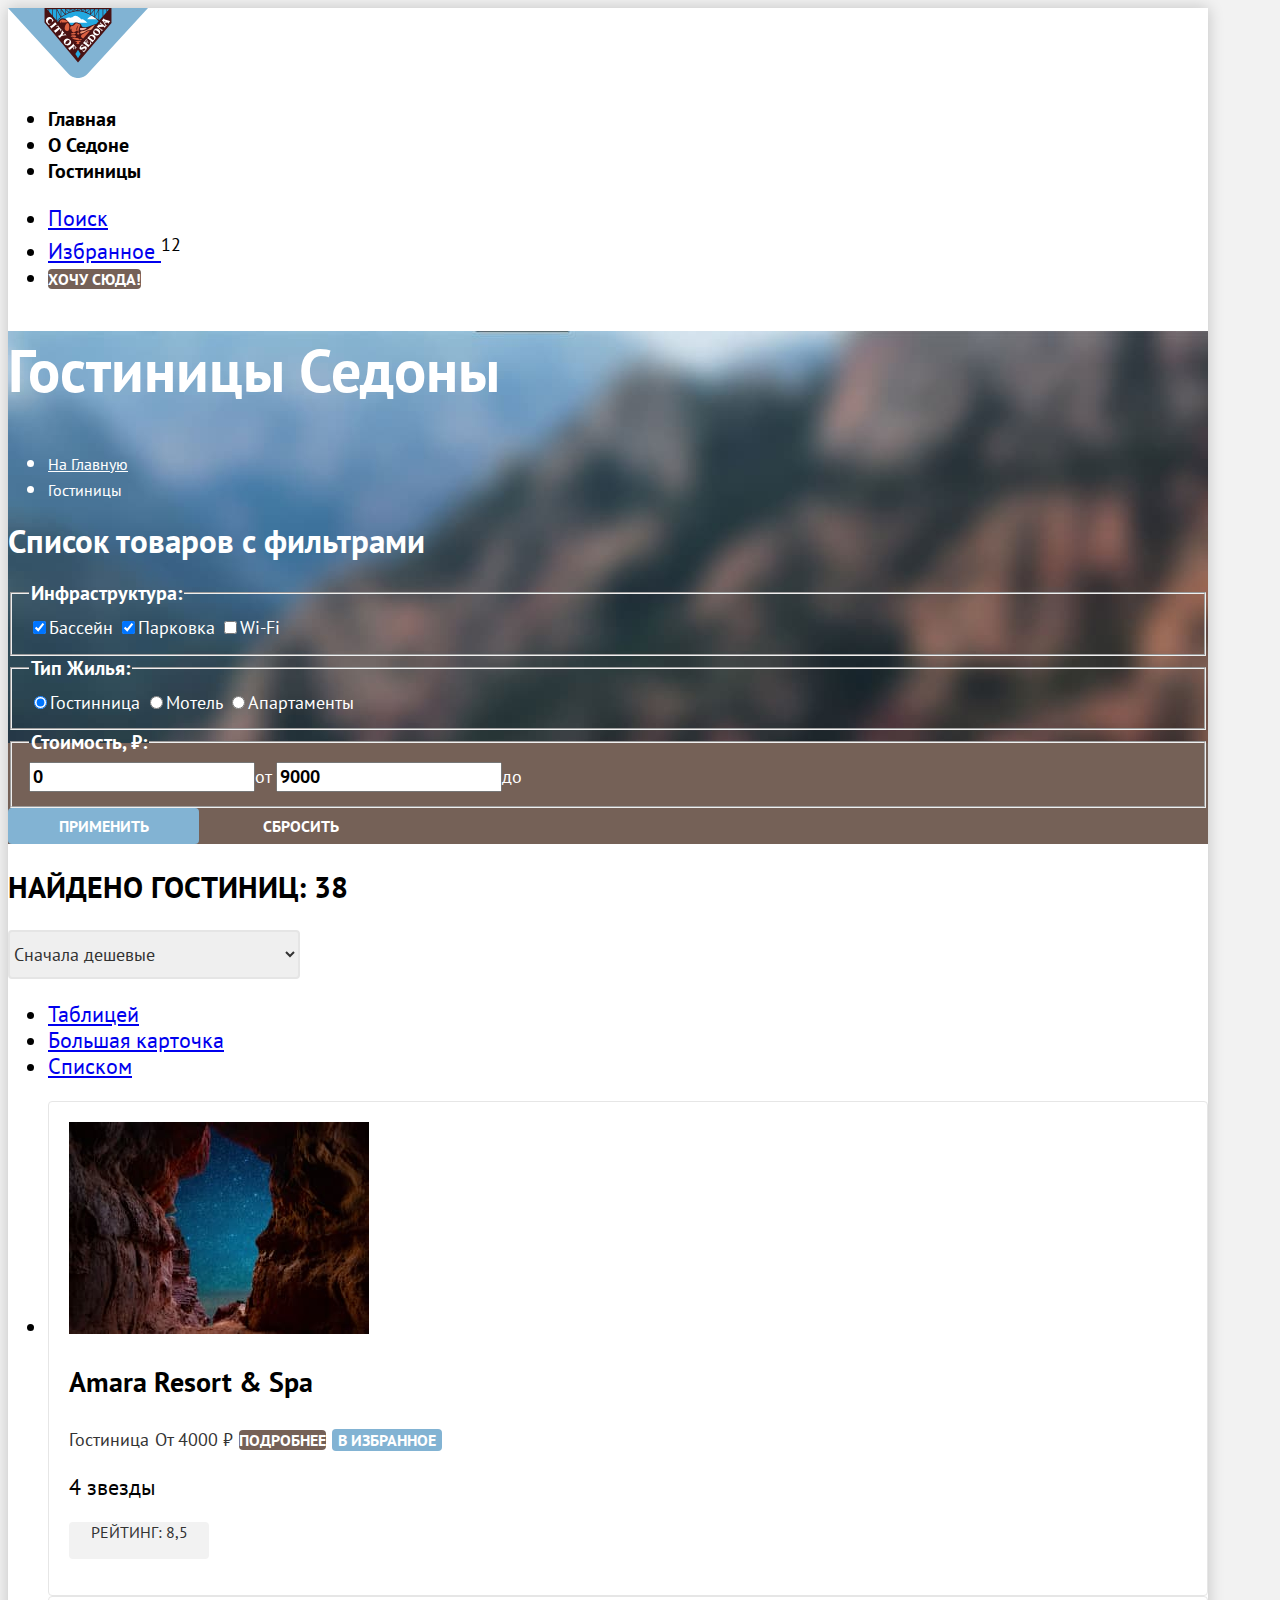
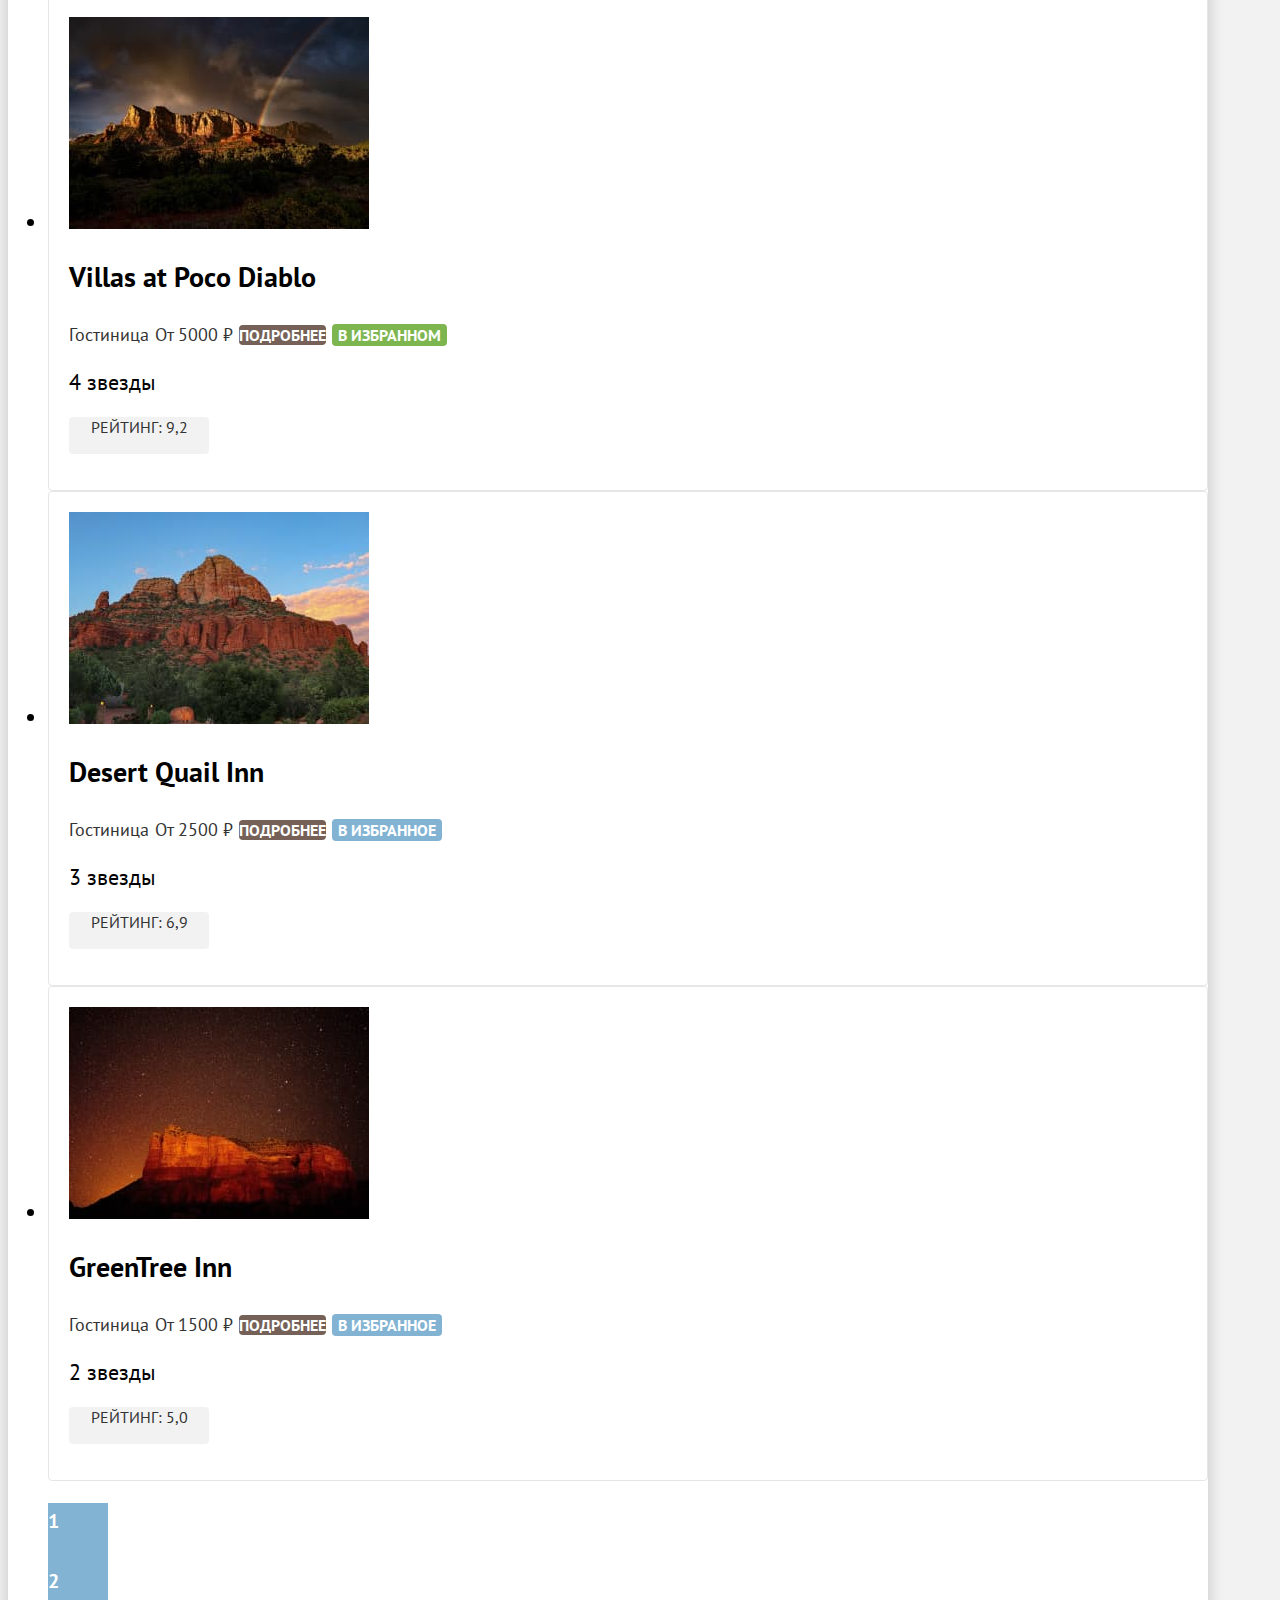
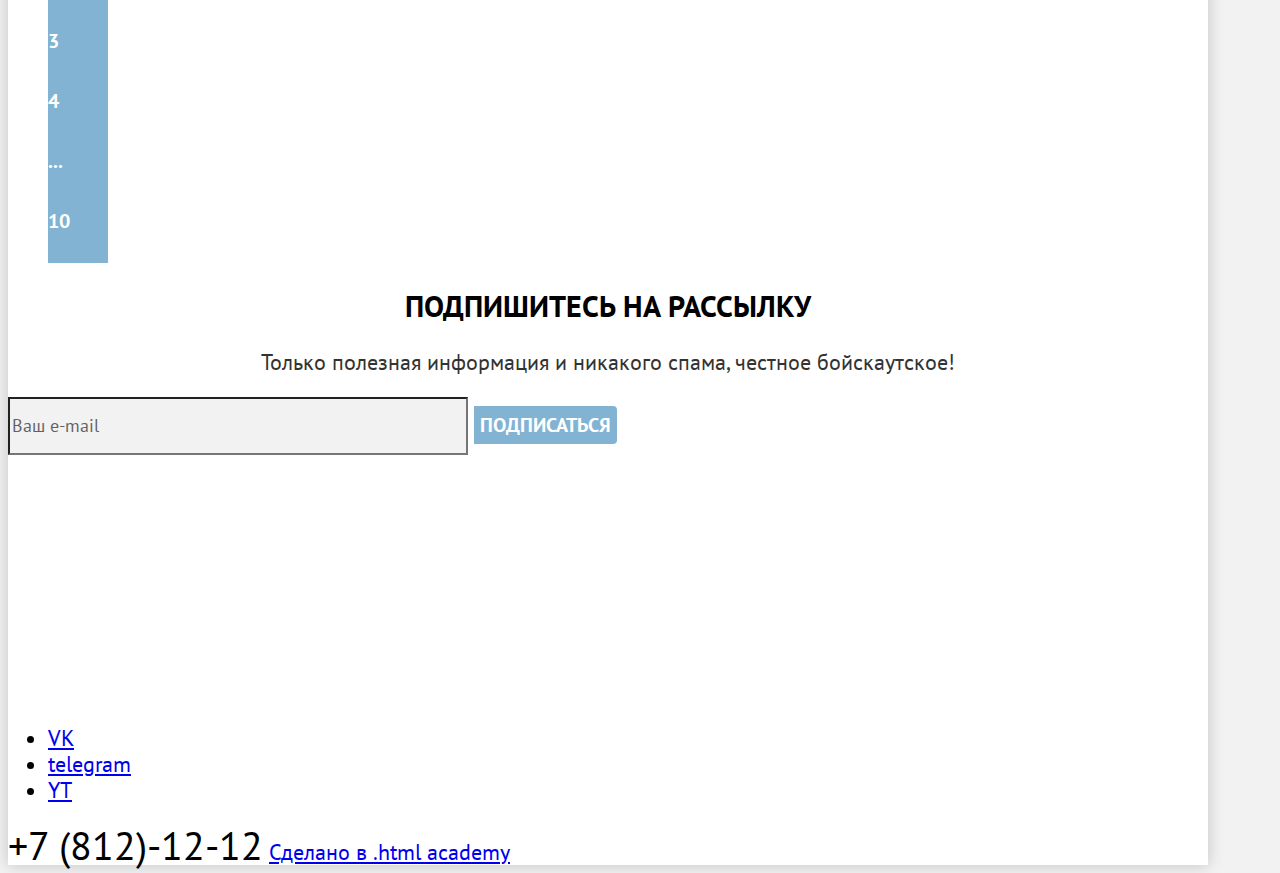
<file: 4/catalog.html>
<!DOCTYPE html>
<html lang="ru">
  <head>
    <meta charset="utf-8">
    <title>HTML Academy: Седона</title>
    <link rel="stylesheet" href="styles/styles.css">
    <base href="https://htmlacademy-htmlcss.github.io/2311231-sedona-36/4/">
</head>
  <body>
    <div class="contents">
      <header>
        <a class="sedona-logo" href="index.html">
          <img src="images/logo.svg" width="140" height="70" alt="sedona-logo">
        </a>
        <nav>
          <ul class="nav-menu">
            <li class="nav-menu-item">
              <a class="nav-menu-link" href="index.html">Главная</a>
            </li>
            <li class="nav-menu-item">
              <a class="nav-menu-link" href="#">О Седоне</a>
            </li>
            <li class="nav-menu-item">
              <a class="nav-menu-link" href="catalog.html">Гостиницы</a>
            </li>
          </ul>
        </nav>
        <ul class="user-menu">
          <li class="user-menu-item">
            <a class="user-menu-link" href="#">
              <span class="visually-hidden">Поиск</span>
            </a>
          </li>
          <li class="user-menu-item">
            <a class="user-menu-link" href="#">
              <span class="visually-hidden">Избранное</span>
            </a>
            <sup>12</sup>
          </li>
          <li class="user-menu-item">
            <a class="user-menu-link brown-button" href="catalog.html">Хочу сюда!</a>
          </li>
        </ul>
      </header>
      <main>
        <section class="search-filter">
          <h1 class="search-filter-title">Гостиницы Седоны</h1>
          <ul class="breadcrumbs">
            <li class="breadcrumbs-item">
              <a class="breadcrumbs-link" href="index.html">На Главную</a>
            </li>
            <li class="breadcrumbs-item">
              <a class="breadcrumbs-link">Гостиницы</a>
            </li>
          </ul>
          <h2 class="visually-hidden">Список товаров с фильтрами</h2>
          <form class="search-filters" action="https://echo.htmlacademy.ru/" method="get">
            <fieldset class="search-filters-fieldset">
              <legend class="search-filters-legend">Инфраструктура:</legend>
              <label class="search-filters-label">
                <input class="search-filters-input" type="checkbox" name="swimpool" checked>Бассейн
              </label>
              <label class="search-filters-label">
                <input class="search-filters-input" type="checkbox" name="parking" checked>Парковка
              </label>
              <label class="search-filters-label">
                <input class="search-filters-input" type="checkbox" name="wifi">Wi-Fi
              </label>
            </fieldset>
            <fieldset class="search-filters-fieldset">
              <legend class="search-filters-legend">Тип жилья:</legend>
              <label class="search-filters-label">
                <input class="search-filters-input" type="radio" name="rent-type" value="hotel" checked>Гостинница
              </label>
              <label class="search-filters-label">
                <input class="search-filters-input" type="radio" name="rent-type" value="motel">Мотель
              </label>
              <label class="search-filters-label">
                <input class="search-filters-input" type="radio" name="rent-type" value="appat">Апартаменты
              </label>
            </fieldset>
            <fieldset class="search-filters-fieldset">
              <legend class="search-filters-legend">Стоимость, ₽:</legend>
              <label class="search-filters-label">
                <input class="search-filters-input" type="text" name="min-price" value="0">от
              </label>
              <label class="search-filters-label">
                <input class="search-filters-input" type="text" name="max-price" value="9000">до
              </label>
                          <!-- slider to be added -->
            </fieldset>
            <button class="search-filters-submit-button blue-button" type="submit">Применить</button>
            <button class="search-filters-reset-button" type="reset">Сбросить</button>
          </form>
        </section>
        <section class="search-results">
          <h2 class="search-results-amount">Найдено гостиниц: 38 </h2>
          <select class="search-results-sorting">
            <option value="cheap-first">Сначала дешевые</option>
          </select>
          <ul class="search-results-view">
            <li class="search-results-view-item">
              <a class="search-results-view-link table-view" href="#">
                <span class="visually-hidden">Таблицей</span>
              </a>
            </li>
            <li class="search-results-view-item">
              <a class="search-results-view-link card-view" href="#">
                <span class="visually-hidden">Большая карточка</span>
              </a>
            </li>
            <li class="search-results-view-item">
              <a class="search-results-view-link list-view" href="#">
                <span class="visually-hidden">Списком</span>
              </a>
            </li>
          </ul>
          <ul class="product-list">
            <li class="product-card">
              <a class="product-card-link-image" href="#">
                <img class="product-card-image" src="images/catalog/product-card/hotel-1.jpg" width="300" height="212" alt="Вид из пещеры на ночное небо">
              </a>
              <a class="product-card-link-title" href="#">
                <h3 class="product-card-title">Amara Resort &amp; Spa</h3>
              </a>
              <span class="product-card-rent-type">Гостиница</span>
              <span class="product-card-rent-price">От 4000 ₽</span>
              <a class="product-card-more-about brown-button" href="#">Подробнее</a>
              <button class="product-card-to-favourites blue-button" type="button">В избранное</button>
              <p class="product-card-stars four-star"><span class="visually-hidden">4 звезды</span></p>
              <p class="product-card-rating">Рейтинг: 8,5</p>
            </li>
            <li class="product-card">
              <a class="product-card-link-image" href="#">
                <img class="product-card-image" src="images/catalog/product-card/hotel-2.jpg" width="300" height="212" alt="Вид на гору с радугой">
              </a>
              <a class="product-card-link-title" href="#">
                <h3 class="product-card-title">Villas at Poco Diablo</h3>
              </a>
              <span class="product-card-rent-type">Гостиница</span>
              <span class="product-card-rent-price">От 5000 ₽</span>
              <a class="product-card-more-about brown-button" href="#">Подробнее</a>
              <button class="product-card-to-favourites green-button" type="button">В избранном</button>
              <p class="product-card-stars four-star"><span class="visually-hidden">4 звезды</span></p>
              <p class="product-card-rating">Рейтинг: 9,2</p>
            </li>
            <li class="product-card">
              <a class="product-card-link-image" href="#">
                <img class="product-card-image" src="images/catalog/product-card/hotel-3.jpg" width="300" height="212" alt="Вид на гору утром">
              </a>
              <a class="product-card-link-title" href="#">
                <h3 class="product-card-title">Desert Quail Inn</h3>
              </a>
              <span class="product-card-rent-type">Гостиница</span>
              <span class="product-card-rent-price">От 2500 ₽</span>
              <a class="product-card-more-about brown-button" href="#">Подробнее</a>
              <button class="product-card-to-favourites blue-button" type="button">В избранное</button>
              <p class="product-card-stars three-star"><span class="visually-hidden">3 звезды</span></p>
              <p class="product-card-rating">Рейтинг: 6,9</p>
            </li>
            <li class="product-card">
              <a class="product-card-link-image" href="#">
                <img class="product-card-image" src="images/catalog/product-card/hotel-4.jpg" width="300" height="212" alt="Вид на гору ночью">
              </a>
              <a class="product-card-link-title" href="#">
                <h3 class="product-card-title">GreenTree Inn</h3>
              </a>
              <span class="product-card-rent-type">Гостиница</span>
              <span class="product-card-rent-price">От 1500 ₽</span>
              <a class="product-card-more-about brown-button" href="#">Подробнее</a>
              <button class="product-card-to-favourites blue-button" type="button">В избранное</button>
              <p class="product-card-stars two-star"><span class="visually-hidden">2 звезды</span></p>
              <p class="product-card-rating">Рейтинг: 5,0</p>
            </li>
          </ul>
          <ul class="pagination">
            <li class="pagination-item">
              <a class="pagination-link">1</a>
            </li>
            <li class="pagination-item">
              <a class="pagination-link" href="#">2</a>
            </li>
            <li class="pagination-item">
              <a class="pagination-link" href="#">3</a>
            </li>
            <li class="pagination-item">
              <a class="pagination-link" href="#">4</a>
            </li>
            <li class="pagination-item">
              <a class="pagination-link pagination-show-more" href="#">...</a>
            </li>
            <li class="pagination-item">
              <a class="pagination-link" href="#">10</a>
            </li>
          </ul>
        </section>
        <section class="subscribe">
          <h2 class="subscribe-title">Подпишитесь на рассылку</h2>
          <p class="subscribe-description">Только полезная информация и никакого спама, честное бойскаутское!</p>
          <form>
            <input class="subscribe-input" type="text" placeholder="Ваш e-mail" required>
            <button class="subscribe-button blue-button" type="submit">Подписаться</button>
          </form>
        </section>
      </main>
      <footer class="page-footer">
        <ul class="socials">
          <li class="socials-item">
            <a class="socials-link socials-link-vk"href="https://vk.com/htmlacademy">
              <span class="visually-hidden">VK</span>
            </a>
          </li>
          <li class="socials-item">
            <a class="socials-link socials-link-tg"href="https://t.me/htmlacademy">
              <span class="visually-hidden">telegram</span>
            </a>
          </li>
          <li class="socials-item">
            <a class="socials-link socials-link-yt" href="https://www.youtube.com/user/htmlacademyru">
              <span class="visually-hidden">YT</span>
            </a>
          </li>
        </ul>
        <a class="contact-phone-number" href="tel:+7-812-12-12">+7 (812)-12-12</a>
        <a class="developer-link" href="https://htmlacademy.ru/">
          <span class="visually-hidden">Сделано в .html academy</span>
        </a>
      </footer>
    </div>
  </body>
</html>
</file>
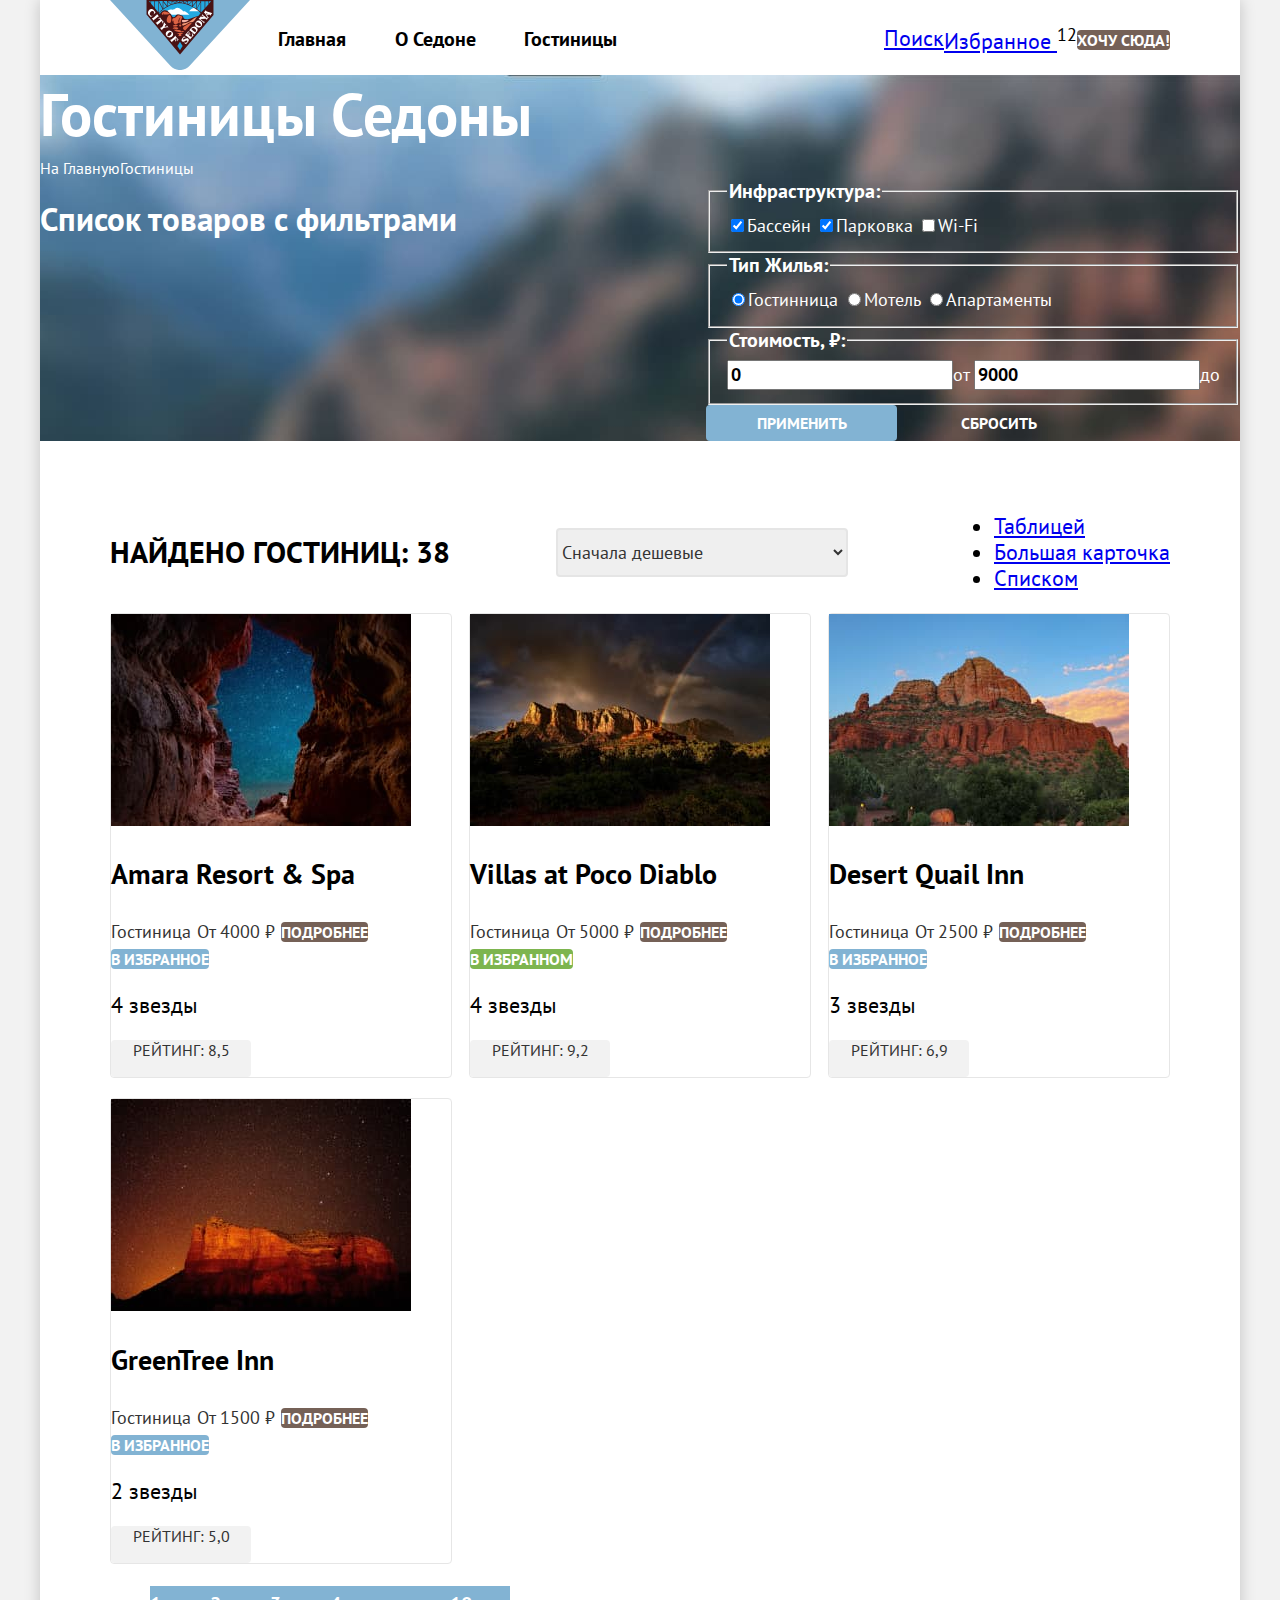
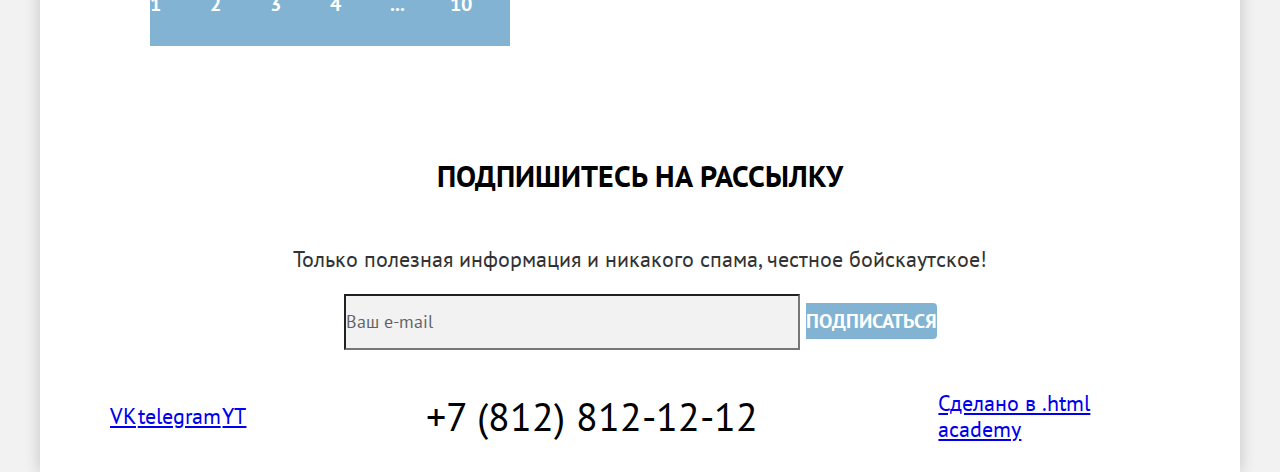
<file: 5/catalog.html>
<!DOCTYPE html>
<html lang="ru">
  <head>
    <meta charset="utf-8">
    <title>HTML Academy: Седона</title>
    <link rel="stylesheet" href="styles/styles.css">
    <base href="https://htmlacademy-htmlcss.github.io/2311231-sedona-36/5/">
</head>
  <body>
    <div class="contents">
      <header class="page-header">
        <nav class="navigation">
          <div class="nav-container">
            <a class="sedona-logo" href="index.html">
              <img src="images/logo.svg" width="140" height="70" alt="sedona-logo">
            </a>
            <ul class="nav-menu">
              <li class="nav-menu-item">
                <a class="nav-menu-link" href="index.html">Главная</a>
              </li>
              <li class="nav-menu-item">
                <a class="nav-menu-link" href="#">О Седоне</a>
              </li>
              <li class="nav-menu-item">
                <a class="nav-menu-link" href="catalog.html">Гостиницы</a>
              </li>
            </ul>
          </div>
          <ul class="user-menu">
            <li class="user-menu-item">
              <a class="user-menu-link" href="#">
                <span class="visually-hidden">Поиск</span>
              </a>
            </li>
            <li class="user-menu-item">
              <a class="user-menu-link" href="#">
                <span class="visually-hidden">Избранное</span>
              </a>
              <sup>12</sup>
            </li>
            <li class="user-menu-item">
              <a class="user-menu-link brown-button" href="catalog.html">Хочу сюда!</a>
            </li>
          </ul>
        </nav>
      </header>
      <main class="page-main">
        <section class="search-filter">
          <div class="search-filter-head-container">
            <h1 class="search-filter-title">Гостиницы Седоны</h1>
            <ul class="breadcrumbs">
              <li class="breadcrumbs-item">
                <a class="breadcrumbs-link" href="index.html">На Главную</a>
              </li>
              <li class="breadcrumbs-item">
                <a class="breadcrumbs-link">Гостиницы</a>
              </li>
            </ul>
          </div>
          <div class="search-filter-block-container">
            <h2 class="visually-hidden">Список товаров с фильтрами</h2>
            <form class="search-filters" action="https://echo.htmlacademy.ru/" method="get">
              <div class="filter-check-container">
                <fieldset class="search-filters-fieldset">
                  <legend class="search-filters-legend">Инфраструктура:</legend>
                  <label class="search-filters-label">
                    <input class="search-filters-input" type="checkbox" name="swimpool" checked>Бассейн
                  </label>
                  <label class="search-filters-label">
                    <input class="search-filters-input" type="checkbox" name="parking" checked>Парковка
                  </label>
                  <label class="search-filters-label">
                    <input class="search-filters-input" type="checkbox" name="wifi">Wi-Fi
                  </label>
                </fieldset>
                <fieldset class="search-filters-fieldset">
                  <legend class="search-filters-legend">Тип жилья:</legend>
                  <label class="search-filters-label">
                    <input class="search-filters-input" type="radio" name="rent-type" value="hotel" checked>Гостинница
                  </label>
                  <label class="search-filters-label">
                    <input class="search-filters-input" type="radio" name="rent-type" value="motel">Мотель
                  </label>
                  <label class="search-filters-label">
                    <input class="search-filters-input" type="radio" name="rent-type" value="appat">Апартаменты
                  </label>
                </fieldset>
              </div>
              <div class="filter-price-container">
                <fieldset class="search-filters-fieldset">
                  <legend class="search-filters-legend">Стоимость, ₽:</legend>
                  <label class="search-filters-label">
                    <input class="search-filters-input" type="text" name="min-price" value="0">от
                  </label>
                  <label class="search-filters-label">
                    <input class="search-filters-input" type="text" name="max-price" value="9000">до
                  </label>
                </fieldset>
                <!-- slider to be added -->
                <button class="search-filters-submit-button blue-button" type="submit">Применить</button>
                <button class="search-filters-reset-button" type="reset">Сбросить</button>
              </div>
            </form>
          </div>
        </section>
        <section class="search-results">
          <div class="search-results-container">
            <h2 class="search-results-amount">Найдено гостиниц: 38 </h2>
            <select class="search-results-sorting">
              <option value="cheap-first">Сначала дешевые</option>
            </select>
            <ul class="search-results-view">
              <li class="search-results-view-item">
                <a class="search-results-view-link table-view" href="#">
                  <span class="visually-hidden">Таблицей</span>
                </a>
              </li>
              <li class="search-results-view-item">
                <a class="search-results-view-link card-view" href="#">
                  <span class="visually-hidden">Большая карточка</span>
                </a>
              </li>
              <li class="search-results-view-item">
                <a class="search-results-view-link list-view" href="#">
                  <span class="visually-hidden">Списком</span>
                </a>
              </li>
            </ul>
          </div>
          <ul class="product-list">
            <li class="product-card">
              <a class="product-card-link-image" href="#">
                <img class="product-card-image" src="images/catalog/product-card/hotel-1.jpg" width="300" height="212" alt="Вид из пещеры на ночное небо">
              </a>
              <a class="product-card-link-title" href="#">
                <h3 class="product-card-title">Amara Resort &amp; Spa</h3>
              </a>
              <span class="product-card-rent-type">Гостиница</span>
              <span class="product-card-rent-price">От 4000 ₽</span>
              <a class="product-card-more-about brown-button" href="#">Подробнее</a>
              <button class="product-card-to-favourites blue-button" type="button">В избранное</button>
              <p class="product-card-stars four-star"><span class="visually-hidden">4 звезды</span></p>
              <p class="product-card-rating">Рейтинг: 8,5</p>
            </li>
            <li class="product-card">
              <a class="product-card-link-image" href="#">
                <img class="product-card-image" src="images/catalog/product-card/hotel-2.jpg" width="300" height="212" alt="Вид на гору с радугой">
              </a>
              <a class="product-card-link-title" href="#">
                <h3 class="product-card-title">Villas at Poco Diablo</h3>
              </a>
              <span class="product-card-rent-type">Гостиница</span>
              <span class="product-card-rent-price">От 5000 ₽</span>
              <a class="product-card-more-about brown-button" href="#">Подробнее</a>
              <button class="product-card-to-favourites green-button" type="button">В избранном</button>
              <p class="product-card-stars four-star"><span class="visually-hidden">4 звезды</span></p>
              <p class="product-card-rating">Рейтинг: 9,2</p>
            </li>
            <li class="product-card">
              <a class="product-card-link-image" href="#">
                <img class="product-card-image" src="images/catalog/product-card/hotel-3.jpg" width="300" height="212" alt="Вид на гору утром">
              </a>
              <a class="product-card-link-title" href="#">
                <h3 class="product-card-title">Desert Quail Inn</h3>
              </a>
              <span class="product-card-rent-type">Гостиница</span>
              <span class="product-card-rent-price">От 2500 ₽</span>
              <a class="product-card-more-about brown-button" href="#">Подробнее</a>
              <button class="product-card-to-favourites blue-button" type="button">В избранное</button>
              <p class="product-card-stars three-star"><span class="visually-hidden">3 звезды</span></p>
              <p class="product-card-rating">Рейтинг: 6,9</p>
            </li>
            <li class="product-card">
              <a class="product-card-link-image" href="#">
                <img class="product-card-image" src="images/catalog/product-card/hotel-4.jpg" width="300" height="212" alt="Вид на гору ночью">
              </a>
              <a class="product-card-link-title" href="#">
                <h3 class="product-card-title">GreenTree Inn</h3>
              </a>
              <span class="product-card-rent-type">Гостиница</span>
              <span class="product-card-rent-price">От 1500 ₽</span>
              <a class="product-card-more-about brown-button" href="#">Подробнее</a>
              <button class="product-card-to-favourites blue-button" type="button">В избранное</button>
              <p class="product-card-stars two-star"><span class="visually-hidden">2 звезды</span></p>
              <p class="product-card-rating">Рейтинг: 5,0</p>
            </li>
          </ul>
          <ul class="pagination">
            <li class="pagination-item">
              <a class="pagination-link">1</a>
            </li>
            <li class="pagination-item">
              <a class="pagination-link" href="#">2</a>
            </li>
            <li class="pagination-item">
              <a class="pagination-link" href="#">3</a>
            </li>
            <li class="pagination-item">
              <a class="pagination-link" href="#">4</a>
            </li>
            <li class="pagination-item">
              <a class="pagination-link pagination-show-more" href="#">...</a>
            </li>
            <li class="pagination-item">
              <a class="pagination-link" href="#">10</a>
            </li>
          </ul>
        </section>
        <section class="subscribe">
          <h3 class="subscribe-title">Подпишитесь на рассылку</h3>
          <p class="subscribe-description">Только полезная информация и никакого спама, честное бойскаутское!</p>
          <form>
            <input class="subscribe-input" type="text" placeholder="Ваш e-mail" required>
            <button class="subscribe-button blue-button" type="submit">Подписаться</button>
          </form>
        </section>
      </main>
      <footer class="page-footer">
        <ul class="socials">
          <li class="socials-item">
            <a class="socials-link socials-link-vk"href="https://vk.com/htmlacademy">
              <span class="visually-hidden">VK</span>
            </a>
          </li>
          <li class="socials-item">
            <a class="socials-link socials-link-tg"href="https://t.me/htmlacademy">
              <span class="visually-hidden">telegram</span>
            </a>
          </li>
          <li class="socials-item">
            <a class="socials-link socials-link-yt" href="https://www.youtube.com/user/htmlacademyru">
              <span class="visually-hidden">YT</span>
            </a>
          </li>
        </ul>
        <a class="contact-phone-number" href="tel:+7-812-12-12">+7 (812) 812-12-12</a>
        <a class="developer-link" href="https://htmlacademy.ru/">
          <span class="visually-hidden">Сделано в .html academy</span>
        </a>
      </footer>
    </div>
  </body>
</html>
</file>
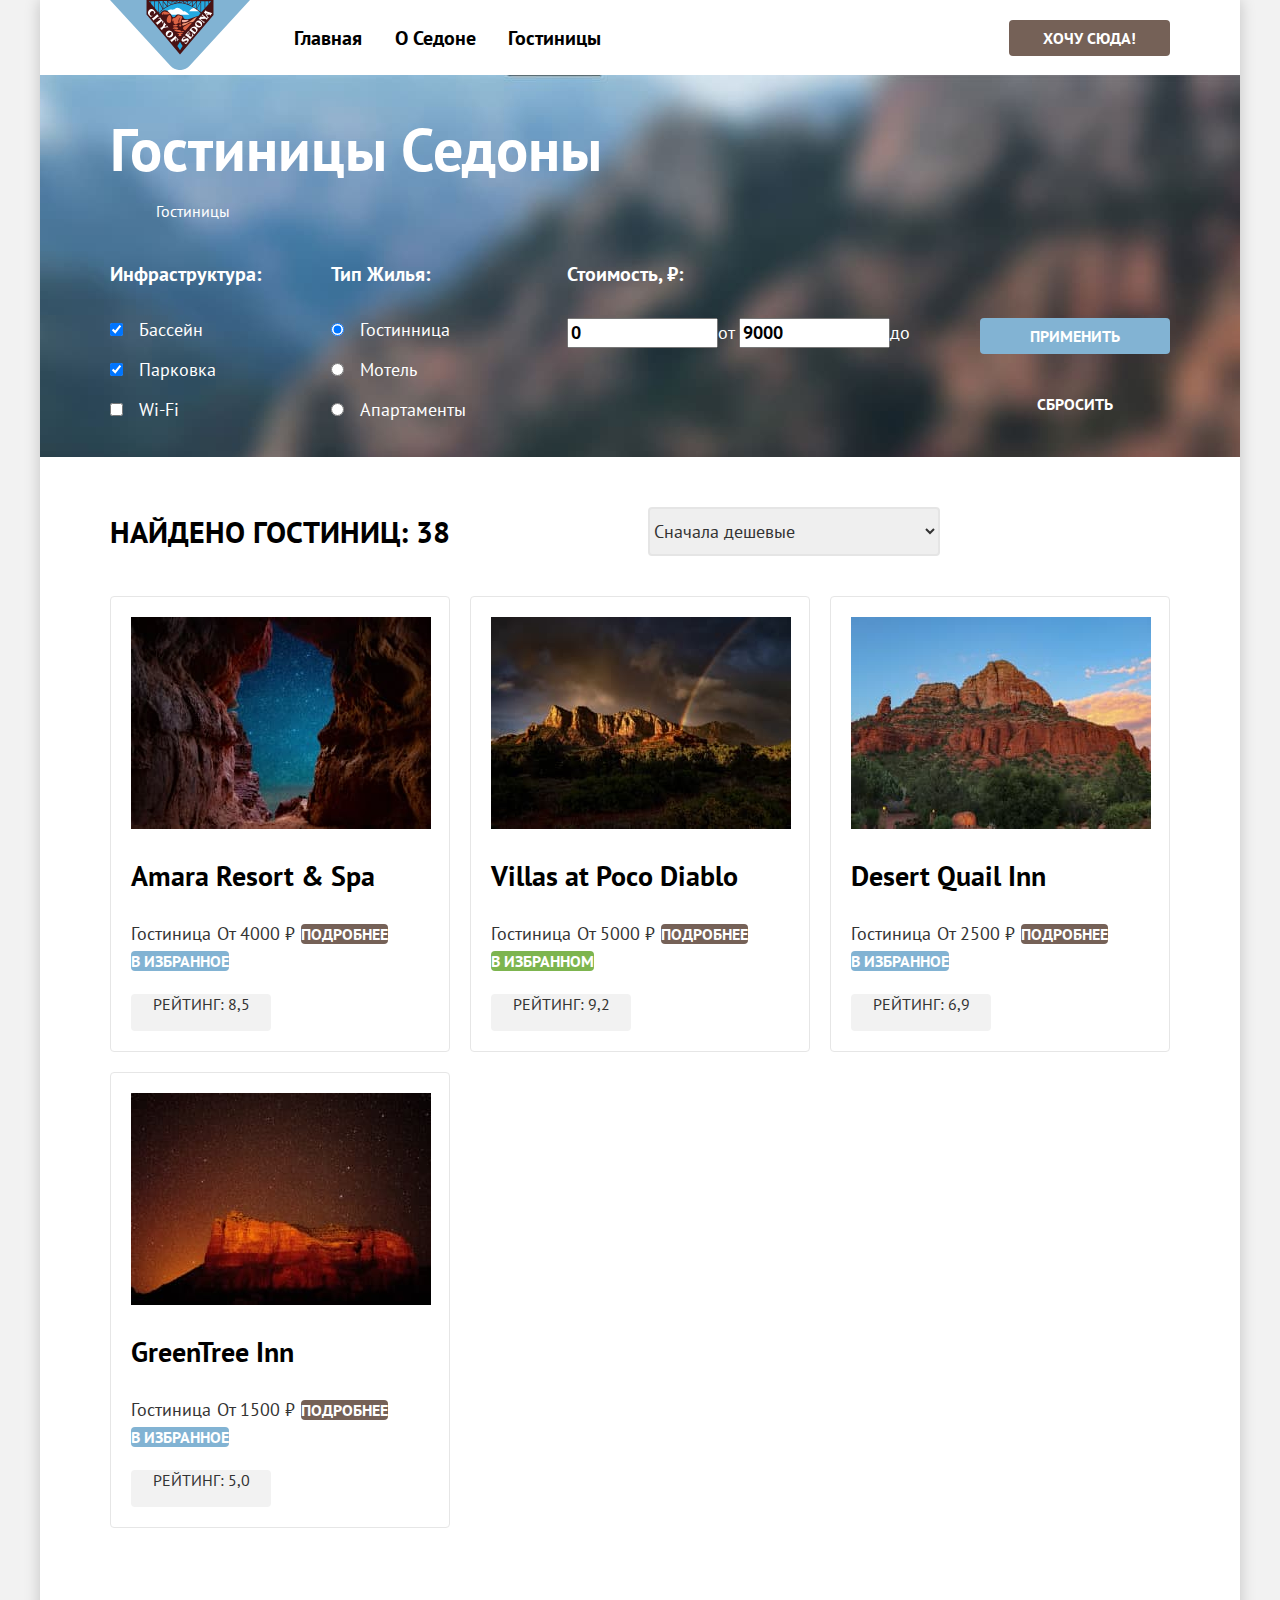
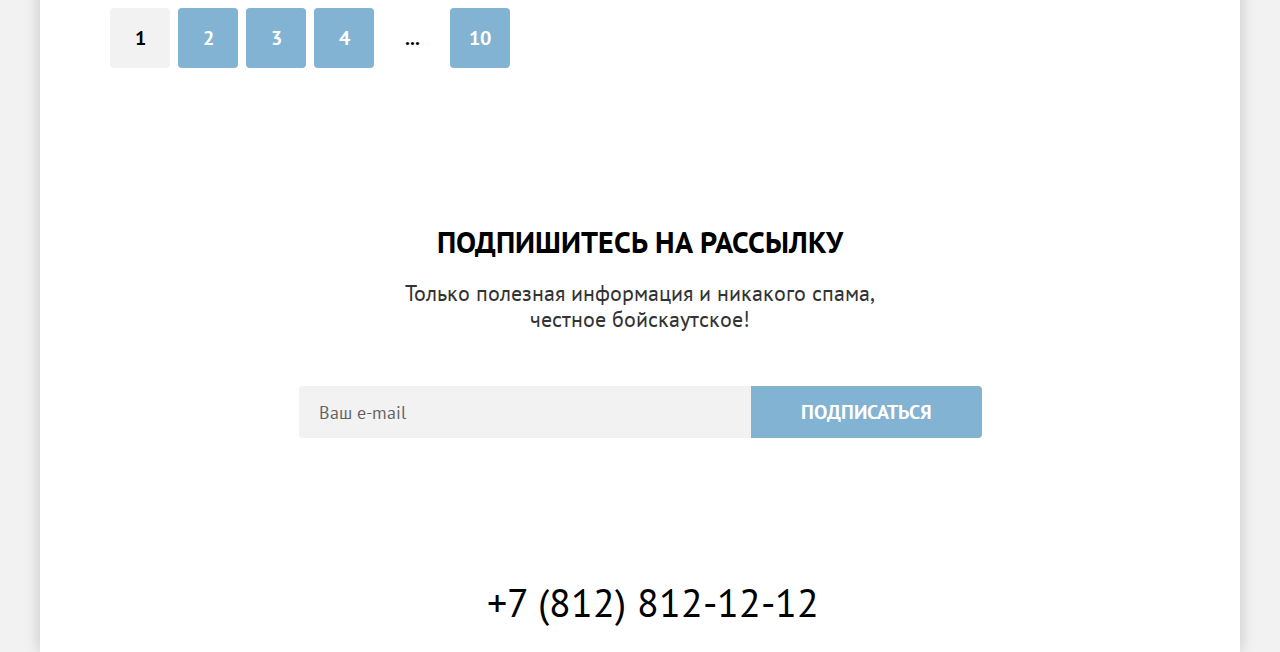
<file: 6/catalog.html>
<!DOCTYPE html>
<html lang="ru">
  <head>
    <meta charset="utf-8">
    <title>HTML Academy: Седона</title>
    <link rel="stylesheet" href="styles/styles.css">
    <base href="https://htmlacademy-htmlcss.github.io/2311231-sedona-36/6/">
</head>
  <body>
    <div class="contents">
      <header class="page-header">
        <nav class="navigation">
          <div class="nav-container">
            <a class="sedona-logo" href="index.html">
              <img src="images/logo.svg" width="140" height="70" alt="Лого Седоны.">
            </a>
            <ul class="nav-menu">
              <li class="nav-menu-item">
                <a class="nav-menu-link" href="index.html">Главная</a>
              </li>
              <li class="nav-menu-item">
                <a class="nav-menu-link" href="#">О Седоне</a>
              </li>
              <li class="nav-menu-item">
                <a class="nav-menu-link" href="catalog.html">Гостиницы</a>
              </li>
            </ul>
          </div>
          <ul class="user-menu">
            <li class="user-menu-item">
              <a class="user-menu-link" href="#">
                <span class="visually-hidden">Поиск</span>
              </a>
            </li>
            <li class="user-menu-item">
              <a class="user-menu-link" href="#">
                <span class="visually-hidden">Избранное</span>
              </a>
              <!-- <sup>12</sup> -->
            </li>
            <li class="user-menu-item">
              <a class="user-menu-link brown-button" href="catalog.html">Хочу сюда!</a>
            </li>
          </ul>
        </nav>
      </header>
      <main class="page-main">
        <section class="search-filter">
          <div class="search-filter-head-container">
            <h1 class="search-filter-title">Гостиницы Седоны</h1>
            <ul class="breadcrumbs">
              <li class="breadcrumbs-item">
                <a class="breadcrumbs-link" href="index.html">
                  <span class="visually-hidden">На Главную</span>
                </a>
              </li>
              <li class="breadcrumbs-item">
                <span class="visually-hidden">Стрелочка</span>
              </li>
              <li class="breadcrumbs-item">
                <a class="breadcrumbs-link">Гостиницы</a>
              </li>
            </ul>
          </div>
          <div class="search-filter-block-container">
            <h2 class="visually-hidden">Список товаров с фильтрами</h2>
            <form class="search-filters" action="https://echo.htmlacademy.ru/" method="get">
              <div class="filter-check-container">
                <fieldset class="search-filters-fieldset">
                  <legend class="search-filters-legend">Инфраструктура:</legend>
                  <div class="checkbox-container">
                    <label class="search-filters-label">
                      <input class="search-filters-input" type="checkbox" name="swimpool" checked>Бассейн
                    </label>
                    <label class="search-filters-label">
                      <input class="search-filters-input" type="checkbox" name="parking" checked>Парковка
                    </label>
                    <label class="search-filters-label">
                      <input class="search-filters-input" type="checkbox" name="wifi">Wi-Fi
                    </label>
                  </div>
                </fieldset>
                <fieldset class="search-filters-fieldset">
                  <legend class="search-filters-legend">Тип жилья:</legend>
                  <div class="checkbox-container">
                    <label class="search-filters-label">
                      <input class="search-filters-input" type="radio" name="rent-type" value="hotel" checked>Гостинница
                    </label>
                    <label class="search-filters-label">
                      <input class="search-filters-input" type="radio" name="rent-type" value="motel">Мотель
                    </label>
                    <label class="search-filters-label">
                      <input class="search-filters-input" type="radio" name="rent-type" value="appat">Апартаменты
                    </label>
                </div>
                </fieldset>
              </div>
              <div class="filter-price-container">
                <fieldset class="search-filters-fieldset">
                  <legend class="search-filters-legend">Стоимость, ₽:</legend>
                  <label class="search-filters-label">
                    <input class="search-filters-price-input" type="text" name="min-price" value="0">от
                  </label>
                  <label class="search-filters-label">
                    <input class="search-filters-price-input" type="text" name="max-price" value="9000">до
                  </label>
                  <!-- slider to be added -->
                </fieldset>
                <div class="filter-buttons">
                  <button class="search-filters-submit-button blue-button" type="submit">Применить</button>
                  <button class="search-filters-reset-button" type="reset">Сбросить</button>
                </div>
              </div>
            </form>
          </div>
        </section>
        <section class="search-results">
          <div class="search-results-container">
            <h2 class="search-results-amount">Найдено гостиниц: 38 </h2>
            <div class="sorting-container">
              <select class="search-results-sorting">
                <option value="cheap-first">Сначала дешевые</option>
              </select>
              <ul class="search-results-view">
                <li class="search-results-view-item">
                  <a class="search-results-view-link table-view" href="#">
                    <span class="visually-hidden">Таблицей</span>
                  </a>
                </li>
                <li class="search-results-view-item">
                  <a class="search-results-view-link card-view" href="#">
                    <span class="visually-hidden">Большая карточка</span>
                  </a>
                </li>
                <li class="search-results-view-item">
                  <a class="search-results-view-link list-view" href="#">
                    <span class="visually-hidden">Списком</span>
                  </a>
                </li>
              </ul>
            </div>
          </div>
          <ul class="product-list">
            <li class="product-card">
              <a class="product-card-link-image" href="#">
                <img class="product-card-image" src="images/catalog/product-card/hotel-1.jpg" width="300" height="212" alt="Вид из пещеры на ночное небо.">
              </a>
              <a class="product-card-link-title" href="#">
                <h3 class="product-card-title">Amara Resort &amp; Spa</h3>
              </a>
              <span class="product-card-rent-type">Гостиница</span>
              <span class="product-card-rent-price">От 4000 ₽</span>
              <a class="product-card-more-about brown-button" href="#">Подробнее</a>
              <button class="product-card-to-favourites blue-button" type="button">В избранное</button>
              <p class="product-card-stars four-star"><span class="visually-hidden">4 звезды</span></p>
              <p class="product-card-rating">Рейтинг: 8,5</p>
            </li>
            <li class="product-card">
              <a class="product-card-link-image" href="#">
                <img class="product-card-image" src="images/catalog/product-card/hotel-2.jpg" width="300" height="212" alt="Вид на гору с радугой.">
              </a>
              <a class="product-card-link-title" href="#">
                <h3 class="product-card-title">Villas at Poco Diablo</h3>
              </a>
              <span class="product-card-rent-type">Гостиница</span>
              <span class="product-card-rent-price">От 5000 ₽</span>
              <a class="product-card-more-about brown-button" href="#">Подробнее</a>
              <button class="product-card-to-favourites green-button" type="button">В избранном</button>
              <p class="product-card-stars four-star"><span class="visually-hidden">4 звезды</span></p>
              <p class="product-card-rating">Рейтинг: 9,2</p>
            </li>
            <li class="product-card">
              <a class="product-card-link-image" href="#">
                <img class="product-card-image" src="images/catalog/product-card/hotel-3.jpg" width="300" height="212" alt="Вид на гору утром.">
              </a>
              <a class="product-card-link-title" href="#">
                <h3 class="product-card-title">Desert Quail Inn</h3>
              </a>
              <span class="product-card-rent-type">Гостиница</span>
              <span class="product-card-rent-price">От 2500 ₽</span>
              <a class="product-card-more-about brown-button" href="#">Подробнее</a>
              <button class="product-card-to-favourites blue-button" type="button">В избранное</button>
              <p class="product-card-stars three-star"><span class="visually-hidden">3 звезды</span></p>
              <p class="product-card-rating">Рейтинг: 6,9</p>
            </li>
            <li class="product-card">
              <a class="product-card-link-image" href="#">
                <img class="product-card-image" src="images/catalog/product-card/hotel-4.jpg" width="300" height="212" alt="Вид на гору ночью.">
              </a>
              <a class="product-card-link-title" href="#">
                <h3 class="product-card-title">GreenTree Inn</h3>
              </a>
              <span class="product-card-rent-type">Гостиница</span>
              <span class="product-card-rent-price">От 1500 ₽</span>
              <a class="product-card-more-about brown-button" href="#">Подробнее</a>
              <button class="product-card-to-favourites blue-button" type="button">В избранное</button>
              <p class="product-card-stars two-star"><span class="visually-hidden">2 звезды</span></p>
              <p class="product-card-rating">Рейтинг: 5,0</p>
            </li>
          </ul>
          <ul class="pagination">
            <li class="pagination-item">
              <a class="pagination-link pagination-active">1</a>
            </li>
            <li class="pagination-item">
              <a class="pagination-link" href="#">2</a>
            </li>
            <li class="pagination-item">
              <a class="pagination-link" href="#">3</a>
            </li>
            <li class="pagination-item">
              <a class="pagination-link" href="#">4</a>
            </li>
            <li class="pagination-item">
              <a class="pagination-link pagination-show-more" href="#">...</a>
            </li>
            <li class="pagination-item">
              <a class="pagination-link" href="#">10</a>
            </li>
          </ul>
        </section>
        <section class="subscribe">
          <h3 class="subscribe-title">Подпишитесь на рассылку</h3>
          <p class="subscribe-description">Только полезная информация и никакого спама, честное бойскаутское!</p>
          <form class="subscribe-form">
            <input class="subscribe-input" type="text" placeholder="Ваш e-mail" required>
            <button class="subscribe-button blue-button" type="submit">Подписаться</button>
          </form>
        </section>
      </main>
      <footer class="page-footer">
        <ul class="socials">
          <li class="socials-item">
            <a class="socials-link socials-link-vk"href="https://vk.com/htmlacademy">
              <span class="visually-hidden">VK</span>
            </a>
          </li>
          <li class="socials-item">
            <a class="socials-link socials-link-tg"href="https://t.me/htmlacademy">
              <span class="visually-hidden">telegram</span>
            </a>
          </li>
          <li class="socials-item">
            <a class="socials-link socials-link-yt" href="https://www.youtube.com/user/htmlacademyru">
              <span class="visually-hidden">YT</span>
            </a>
          </li>
        </ul>
        <a class="contact-phone-number" href="tel:+7-812-12-12">+7 (812) 812-12-12</a>
        <a class="developer-link" href="https://htmlacademy.ru/">
          <span class="visually-hidden">Сделано в .html academy</span>
        </a>
      </footer>
    </div>
  </body>
</html>
</file>
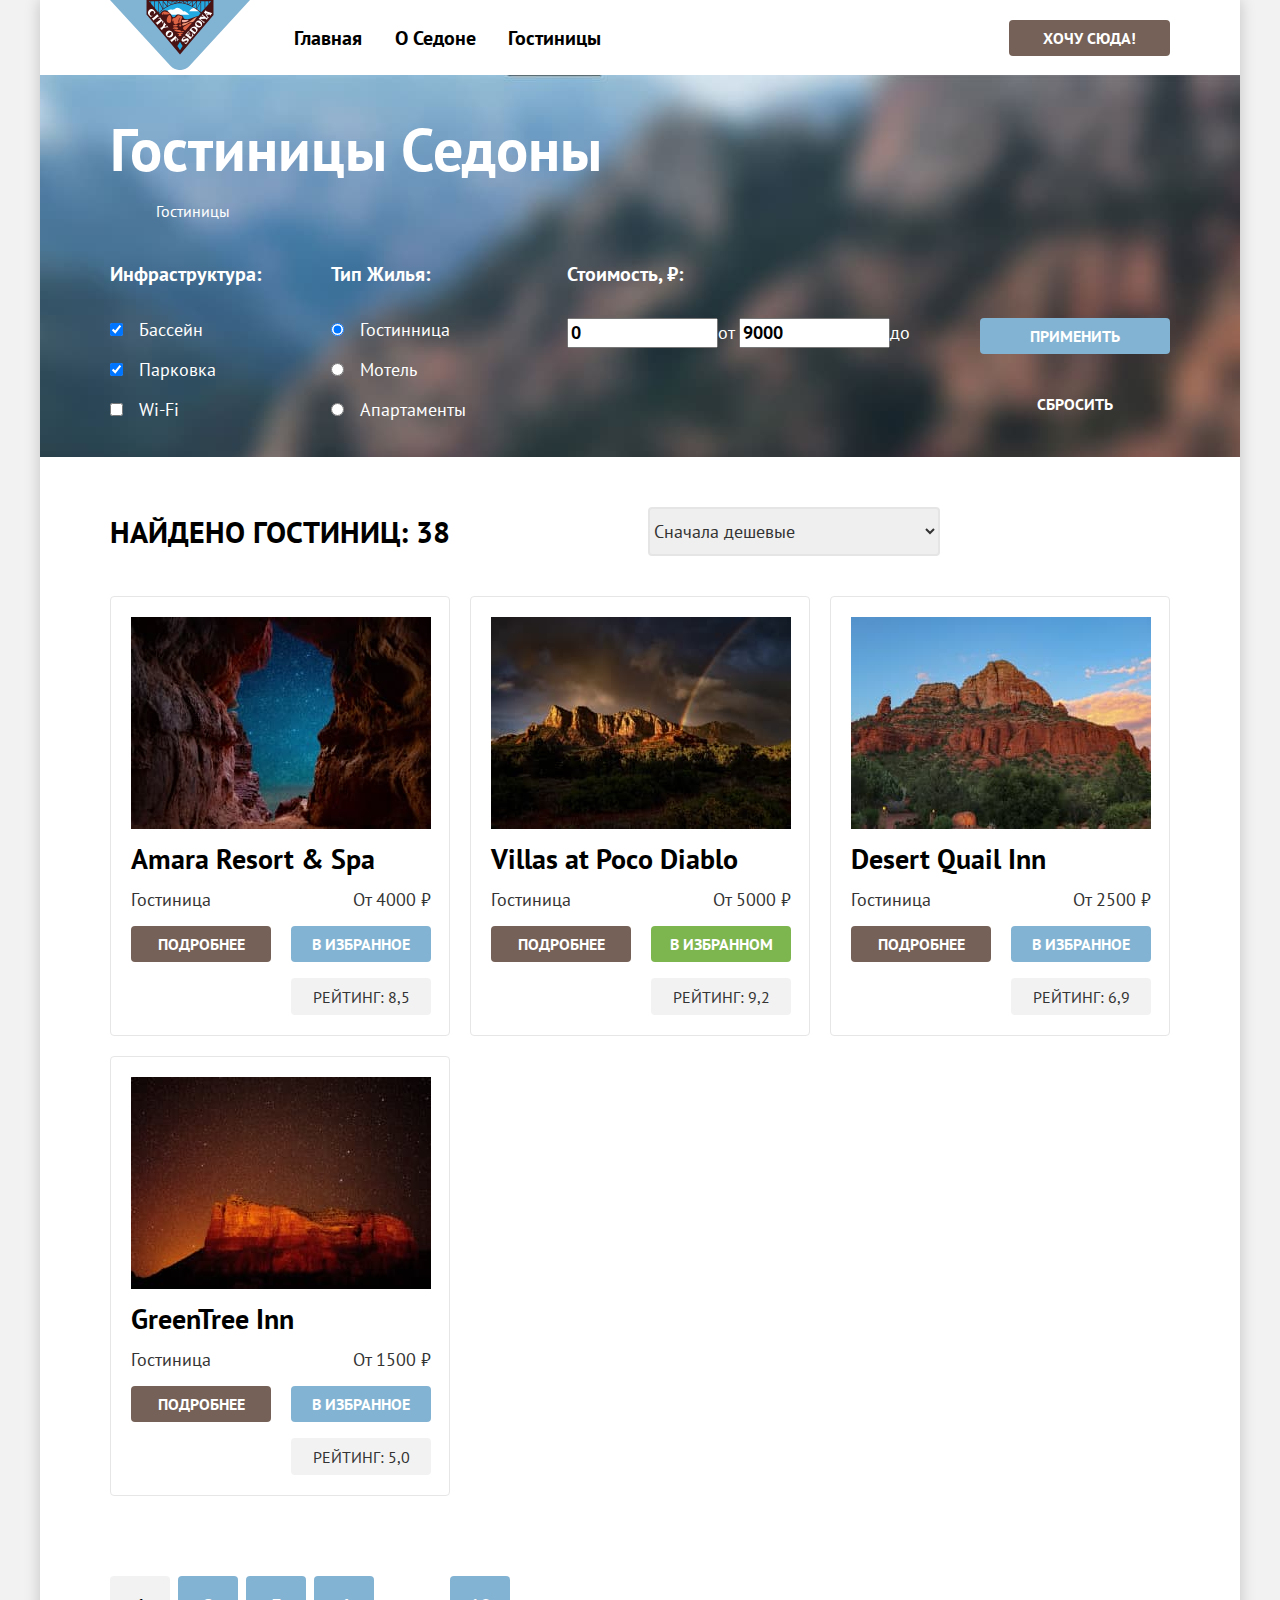
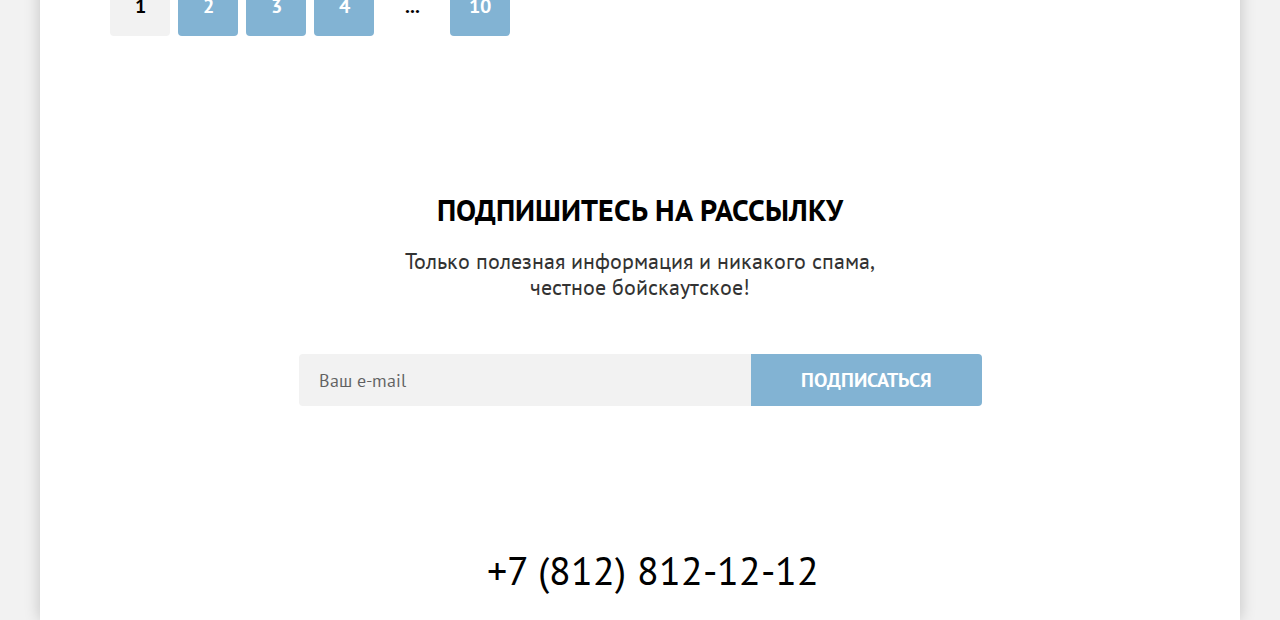
<file: 7/catalog.html>
<!DOCTYPE html>
<html lang="ru">
  <head>
    <meta charset="utf-8">
    <title>HTML Academy: Седона</title>
    <link rel="stylesheet" href="styles/styles.css">
    <base href="https://htmlacademy-htmlcss.github.io/2311231-sedona-36/7/">
</head>
  <body>
    <div class="contents">
      <header class="page-header">
        <nav class="navigation">
          <div class="nav-container">
            <a class="sedona-logo" href="index.html">
              <img src="images/logo.svg" width="140" height="70" alt="Лого Седоны.">
            </a>
            <ul class="nav-menu">
              <li class="nav-menu-item">
                <a class="nav-menu-link" href="index.html">Главная</a>
              </li>
              <li class="nav-menu-item">
                <a class="nav-menu-link" href="#">О Седоне</a>
              </li>
              <li class="nav-menu-item">
                <a class="nav-menu-link" href="catalog.html">Гостиницы</a>
              </li>
            </ul>
          </div>
          <ul class="user-menu">
            <li class="user-menu-item">
              <a class="user-menu-link" href="#">
                <span class="visually-hidden">Поиск</span>
              </a>
            </li>
            <li class="user-menu-item">
              <a class="user-menu-link" href="#">
                <span class="visually-hidden">Избранное</span>
              </a>
              <!-- <sup>12</sup> -->
            </li>
            <li class="user-menu-item">
              <a class="user-menu-link brown-button" href="catalog.html">Хочу сюда!</a>
            </li>
          </ul>
        </nav>
      </header>
      <main class="page-main">
        <section class="search-filter">
          <div class="search-filter-head-container">
            <h1 class="search-filter-title">Гостиницы Седоны</h1>
            <ul class="breadcrumbs">
              <li class="breadcrumbs-item">
                <a class="breadcrumbs-link" href="index.html">
                  <span class="visually-hidden">На Главную</span>
                </a>
              </li>
              <li class="breadcrumbs-item">
                <span class="visually-hidden">Стрелочка</span>
              </li>
              <li class="breadcrumbs-item">
                <a class="breadcrumbs-link">Гостиницы</a>
              </li>
            </ul>
          </div>
          <div class="search-filter-block-container">
            <h2 class="visually-hidden">Список товаров с фильтрами</h2>
            <form class="search-filters" action="https://echo.htmlacademy.ru/" method="get">
              <div class="filter-check-container">
                <fieldset class="search-filters-fieldset">
                  <legend class="search-filters-legend">Инфраструктура:</legend>
                  <div class="checkbox-container">
                    <label class="search-filters-label">
                      <input class="search-filters-input" type="checkbox" name="swimpool" checked>Бассейн
                    </label>
                    <label class="search-filters-label">
                      <input class="search-filters-input" type="checkbox" name="parking" checked>Парковка
                    </label>
                    <label class="search-filters-label">
                      <input class="search-filters-input" type="checkbox" name="wifi">Wi-Fi
                    </label>
                  </div>
                </fieldset>
                <fieldset class="search-filters-fieldset">
                  <legend class="search-filters-legend">Тип жилья:</legend>
                  <div class="checkbox-container">
                    <label class="search-filters-label">
                      <input class="search-filters-input" type="radio" name="rent-type" value="hotel" checked>Гостинница
                    </label>
                    <label class="search-filters-label">
                      <input class="search-filters-input" type="radio" name="rent-type" value="motel">Мотель
                    </label>
                    <label class="search-filters-label">
                      <input class="search-filters-input" type="radio" name="rent-type" value="appat">Апартаменты
                    </label>
                </div>
                </fieldset>
              </div>
              <div class="filter-price-container">
                <fieldset class="search-filters-fieldset">
                  <legend class="search-filters-legend">Стоимость, ₽:</legend>
                  <label class="search-filters-label">
                    <input class="search-filters-price-input" type="text" name="min-price" value="0">от
                  </label>
                  <label class="search-filters-label">
                    <input class="search-filters-price-input" type="text" name="max-price" value="9000">до
                  </label>
                  <!-- slider to be added -->
                </fieldset>
                <div class="filter-buttons">
                  <button class="search-filters-submit-button blue-button" type="submit">Применить</button>
                  <button class="search-filters-reset-button" type="reset">Сбросить</button>
                </div>
              </div>
            </form>
          </div>
        </section>
        <section class="search-results">
          <div class="search-results-container">
            <h2 class="search-results-amount">Найдено гостиниц: 38 </h2>
            <div class="sorting-container">
              <select class="search-results-sorting">
                <option value="cheap-first">Сначала дешевые</option>
              </select>
              <ul class="search-results-view">
                <li class="search-results-view-item">
                  <a class="search-results-view-link table-view" href="#">
                    <span class="visually-hidden">Таблицей</span>
                  </a>
                </li>
                <li class="search-results-view-item">
                  <a class="search-results-view-link card-view" href="#">
                    <span class="visually-hidden">Большая карточка</span>
                  </a>
                </li>
                <li class="search-results-view-item">
                  <a class="search-results-view-link list-view" href="#">
                    <span class="visually-hidden">Списком</span>
                  </a>
                </li>
              </ul>
            </div>
          </div>
          <ul class="product-list">
            <li class="product-card">
              <a class="product-card-link-image" href="#">
                <img class="product-card-image" src="images/catalog/product-card/hotel-1.jpg" width="300" height="212" alt="Вид из пещеры на ночное небо.">
              </a>
              <a class="product-card-link-title" href="#">
                <h3 class="product-card-title">Amara Resort &amp; Spa</h3>
              </a>
              <span class="product-card-rent-type">Гостиница</span>
              <span class="product-card-rent-price">От 4000 ₽</span>
              <a class="product-card-more-about brown-button" href="#">Подробнее</a>
              <button class="product-card-to-favourites blue-button" type="button">В избранное</button>
              <p class="product-card-stars four-star"><span class="visually-hidden">4 звезды</span></p>
              <p class="product-card-rating">Рейтинг: 8,5</p>
            </li>
            <li class="product-card">
              <a class="product-card-link-image" href="#">
                <img class="product-card-image" src="images/catalog/product-card/hotel-2.jpg" width="300" height="212" alt="Вид на гору с радугой.">
              </a>
              <a class="product-card-link-title" href="#">
                <h3 class="product-card-title">Villas at Poco Diablo</h3>
              </a>
              <span class="product-card-rent-type">Гостиница</span>
              <span class="product-card-rent-price">От 5000 ₽</span>
              <a class="product-card-more-about brown-button" href="#">Подробнее</a>
              <button class="product-card-to-favourites green-button" type="button">В избранном</button>
              <p class="product-card-stars four-star"><span class="visually-hidden">4 звезды</span></p>
              <p class="product-card-rating">Рейтинг: 9,2</p>
            </li>
            <li class="product-card">
              <a class="product-card-link-image" href="#">
                <img class="product-card-image" src="images/catalog/product-card/hotel-3.jpg" width="300" height="212" alt="Вид на гору утром.">
              </a>
              <a class="product-card-link-title" href="#">
                <h3 class="product-card-title">Desert Quail Inn</h3>
              </a>
              <span class="product-card-rent-type">Гостиница</span>
              <span class="product-card-rent-price">От 2500 ₽</span>
              <a class="product-card-more-about brown-button" href="#">Подробнее</a>
              <button class="product-card-to-favourites blue-button" type="button">В избранное</button>
              <p class="product-card-stars three-star"><span class="visually-hidden">3 звезды</span></p>
              <p class="product-card-rating">Рейтинг: 6,9</p>
            </li>
            <li class="product-card">
              <a class="product-card-link-image" href="#">
                <img class="product-card-image" src="images/catalog/product-card/hotel-4.jpg" width="300" height="212" alt="Вид на гору ночью.">
              </a>
              <a class="product-card-link-title" href="#">
                <h3 class="product-card-title">GreenTree Inn</h3>
              </a>
              <span class="product-card-rent-type">Гостиница</span>
              <span class="product-card-rent-price">От 1500 ₽</span>
              <a class="product-card-more-about brown-button" href="#">Подробнее</a>
              <button class="product-card-to-favourites blue-button" type="button">В избранное</button>
              <p class="product-card-stars two-star"><span class="visually-hidden">2 звезды</span></p>
              <p class="product-card-rating">Рейтинг: 5,0</p>
            </li>
          </ul>
          <ul class="pagination">
            <li class="pagination-item">
              <a class="pagination-link pagination-active">1</a>
            </li>
            <li class="pagination-item">
              <a class="pagination-link" href="#">2</a>
            </li>
            <li class="pagination-item">
              <a class="pagination-link" href="#">3</a>
            </li>
            <li class="pagination-item">
              <a class="pagination-link" href="#">4</a>
            </li>
            <li class="pagination-item">
              <a class="pagination-link pagination-show-more" href="#">...</a>
            </li>
            <li class="pagination-item">
              <a class="pagination-link" href="#">10</a>
            </li>
          </ul>
        </section>
        <section class="subscribe">
          <h3 class="subscribe-title">Подпишитесь на рассылку</h3>
          <p class="subscribe-description">Только полезная информация и никакого спама, честное бойскаутское!</p>
          <form class="subscribe-form">
            <input class="subscribe-input" type="text" placeholder="Ваш e-mail" required>
            <button class="subscribe-button blue-button" type="submit">Подписаться</button>
          </form>
        </section>
      </main>
      <footer class="page-footer">
        <ul class="socials">
          <li class="socials-item">
            <a class="socials-link socials-link-vk"href="https://vk.com/htmlacademy">
              <span class="visually-hidden">VK</span>
            </a>
          </li>
          <li class="socials-item">
            <a class="socials-link socials-link-tg"href="https://t.me/htmlacademy">
              <span class="visually-hidden">telegram</span>
            </a>
          </li>
          <li class="socials-item">
            <a class="socials-link socials-link-yt" href="https://www.youtube.com/user/htmlacademyru">
              <span class="visually-hidden">YT</span>
            </a>
          </li>
        </ul>
        <a class="contact-phone-number" href="tel:+7-812-12-12">+7 (812) 812-12-12</a>
        <a class="developer-link" href="https://htmlacademy.ru/">
          <span class="visually-hidden">Сделано в .html academy</span>
        </a>
      </footer>
    </div>
  </body>
</html>
</file>
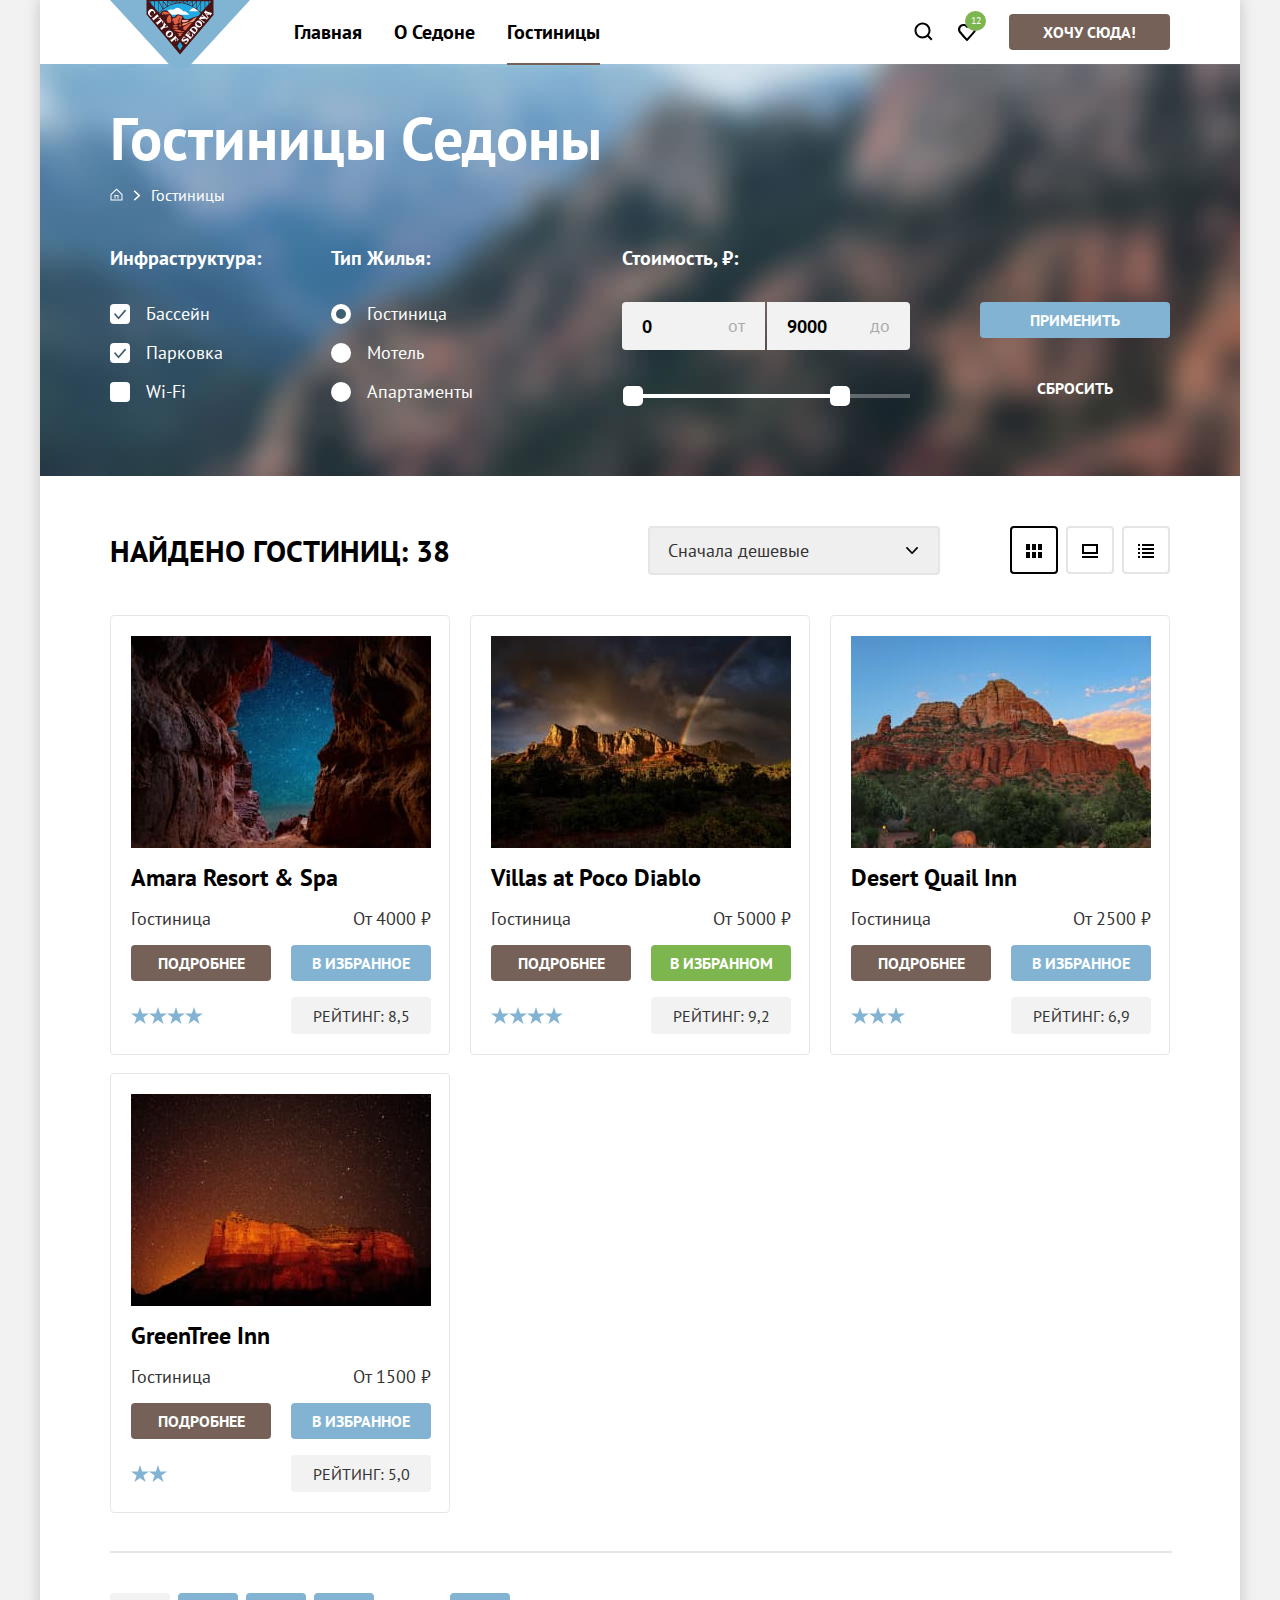
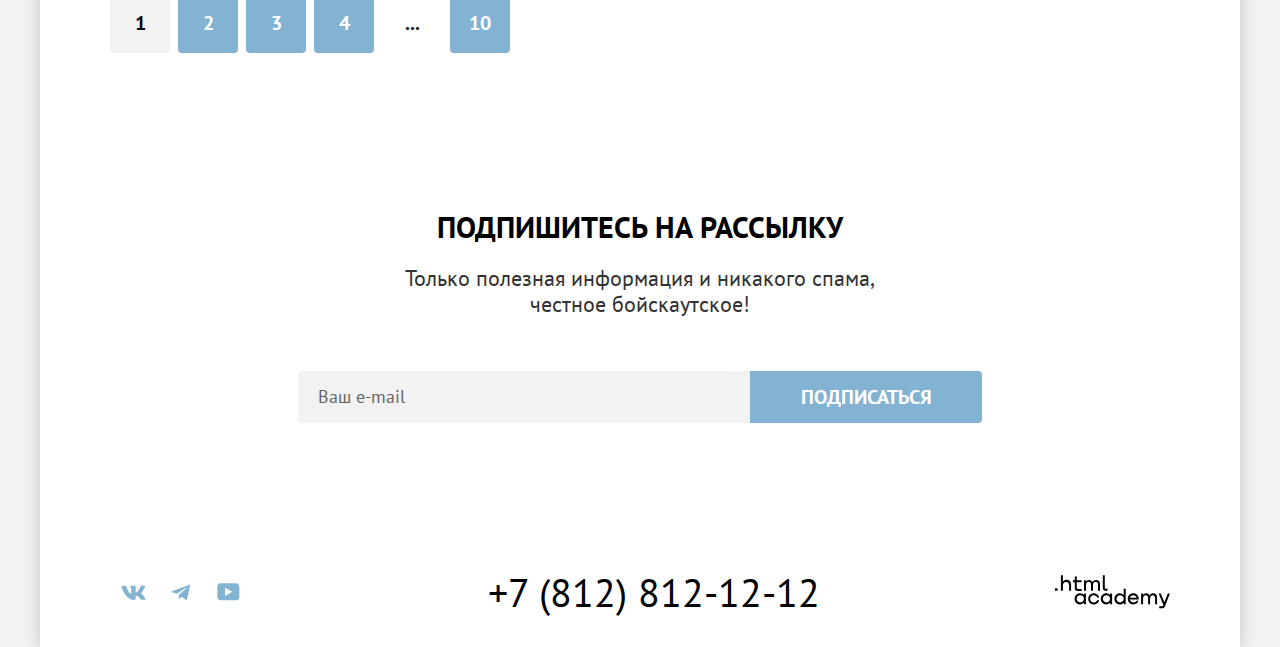
<file: 8/catalog.html>
<!DOCTYPE html>
<html lang="ru">
  <head>
    <meta charset="utf-8">
    <title>HTML Academy: Седона</title>
    <link rel="stylesheet" href="styles/styles.css">
    <link rel="icon" href="favicon.ico">
    <base href="https://htmlacademy-htmlcss.github.io/2311231-sedona-36/8/">
</head>
  <body>
    <div class="contents">
      <header class="page-header">
        <nav class="navigation">
          <div class="nav-container">
            <a class="sedona-logo" href="index.html">
              <img src="images/logo.svg" width="140" height="70" alt="Лого Седоны.">
            </a>
            <ul class="nav-menu">
              <li class="nav-menu-item">
                <a class="nav-menu-link" href="index.html">Главная</a>
              </li>
              <li class="nav-menu-item">
                <a class="nav-menu-link" href="#">О Седоне</a>
              </li>
              <li class="nav-menu-item">
                <a class="nav-menu-link nav-link-current" href="catalog.html">Гостиницы</a>
              </li>
            </ul>
          </div>
          <ul class="user-menu">
            <li class="user-menu-item">
              <a class="user-menu-link" href="#">
                <span class="visually-hidden">Поиск.</span>
                <svg class="navigation-icon" aria-hidden="true" focusable="false" xmlns="http://www.w3.org/2000/svg" width="19" height="19" fill="none" viewBox="0 0 19 19"><path fill="#000" d="m18.5 17.008-3.7-3.68c1-1.292 1.7-2.983 1.7-4.872C16.5 4.08 12.9.5 8.5.5s-8 3.68-8 8.055c0 4.376 3.6 7.956 8 7.956 1.8 0 3.5-.597 4.9-1.69l3.7 3.679 1.4-1.492Zm-10-2.486c-3.3 0-6-2.685-6-5.967 0-3.282 2.7-5.967 6-5.967s6 2.685 6 5.967c0 3.282-2.7 5.967-6 5.967Z"/></svg>
              </a>
            </li>
            <li class="user-menu-item">
              <a class="user-menu-link" href="#">
                <span class="visually-hidden">Избранное.</span>
                <svg class="navigation-icon" aria-hidden="true" focusable="false" xmlns="http://www.w3.org/2000/svg" width="20" height="20" fill="none"><path fill="#000" d="M9.9 19a.9.9 0 0 1-.8-.4c-5.4-6.1-6.7-7.5-7-7.9A5.4 5.4 0 0 1 6.5 2C7.8 2 9 2.5 10 3.3a5.46 5.46 0 0 1 9 4.1c0 1.3-.5 2.5-1.3 3.4l-7 7.9c-.2.2-.4.3-.8.3Zm-6-9.5c.3.4 3.5 4 6.1 6.9l6.2-7c.5-.5.7-1.2.7-2 0-1.8-1.5-3.3-3.3-3.3-1 0-2 .5-2.7 1.3-.3.3-.6.4-.9.4-.3 0-.6-.2-.8-.4-.7-.8-1.7-1.3-2.7-1.3-1.8 0-3.3 1.5-3.3 3.3-.1.9.3 1.6.7 2.1-.1 0-.1 0 0 0Z"/></svg>
              </a>
              <span class="fav-amount">12</span>
            </li>
            <li class="user-menu-item">
              <a class="user-menu-link brown-button" href="catalog.html">Хочу сюда!</a>
            </li>
          </ul>
        </nav>
      </header>
      <main class="page-main">
        <section class="search-filter">
          <div class="filter-head-container">
            <h1 class="search-filter-title">Гостиницы Седоны</h1>
            <ul class="breadcrumbs">
              <li class="breadcrumbs-item">
                <a class="breadcrumbs-link" href="index.html">
                  <span class="visually-hidden">На Главную.</span>
                  <svg class="breadcrumbs-icon" aria-hidden="true" focusable="false" xmlns="http://www.w3.org/2000/svg" width="13" height="13"><path d="m6.5.5-6 5.8v6.2h12V6.3L6.5.5Zm5 11h-10V6.7l5-4.8 5 4.8v4.8Z"/><path fill="#fff" d="M4.5 10.5h1V8h2v2.5h1V7h-4v3.5Z"/></svg>
                </a>
              </li>
              <li class="breadcrumbs-item">
                <a class="breadcrumbs-link" href="catalog.html">Гостиницы</a>
              </li>
            </ul>
          </div>
          <div class="filter-block-container">
            <h2 class="visually-hidden">Список товаров с фильтрами.</h2>
            <form class="search-filters" action="https://echo.htmlacademy.ru/" method="get">
              <div class="filter-check-container">
                <fieldset class="search-filters-fieldset">
                  <legend class="search-filters-legend">Инфраструктура:</legend>
                  <div class="checkbox-container">
                    <label class="control">
                      <input class="visually-hidden control-input" type="checkbox" name="swimpool" checked>
                      <span class="control-mark"></span>
                      <span class="control-label">Бассейн</span>
                    </label>
                    <label class="control">
                      <input class="visually-hidden control-input" type="checkbox" name="parking" checked>
                      <span class="control-mark"></span>
                      <span class="control-label">Парковка</span>
                    </label>
                    <label class="control">
                      <input class="visually-hidden control-input" type="checkbox" name="wifi">
                      <span class="control-mark"></span>
                      <span class="control-label">Wi-Fi</span>
                    </label>
                  </div>
                </fieldset>
                <fieldset class="search-filters-fieldset">
                  <legend class="search-filters-legend">Тип жилья:</legend>
                  <div class="radio-container">
                    <label class="control">
                      <input class="visually-hidden control-input" type="radio" name="rent-type" value="hotel" checked>
                      <span class="control-mark"></span>
                      <span class="control-label">Гостиница</span>
                    </label>
                    <label class="control">
                      <input class="visually-hidden control-input" type="radio" name="rent-type" value="motel">
                      <span class="control-mark"></span>
                      <span class="control-label">Мотель</span>
                    </label>
                    <label class="control">
                      <input class="visually-hidden control-input" type="radio" name="rent-type" value="appat">
                      <span class="control-mark"></span>
                      <span class="control-label">Апартаменты</span>
                    </label>
                </div>
                </fieldset>
              </div>
              <div class="filter-price-container">
                <fieldset class="search-filters-fieldset">
                  <legend class="search-filters-legend">Стоимость, ₽:</legend>
                  <div class="range">
                    <div class="range-input">
                      <label class="search-filters-label">
                        <input class="filters-price-input filter-min-price" type="text" name="min-price" value="0" placeholder="Цена">
                        <span class="range-lable-text">от</span>
                      </label>
                      <label class="search-filters-label">
                        <input class="filters-price-input filter-max-price" type="text" name="max-price" value="9000" placeholder="Цена">
                        <span class="range-lable-text">до</span>
                      </label>
                    </div>
                    <div class="range-scale">
                      <div class="range-bar">
                        <button class="range-toggle toggle-min" type="button">
                          <span class="visually-hidden">Изменить минимальную цену.</span>
                        </button>
                        <button class="range-toggle toggle-max" type="button">
                          <span class="visually-hidden">Изменить максимальную цену.</span>
                        </button>
                      </div>
                    </div>
                  </div>
                </fieldset>
                <div class="filter-buttons">
                  <button class="filters-submit-button blue-button" type="submit">Применить</button>
                  <button class="filters-reset-button" type="reset">Сбросить</button>
                </div>
              </div>
            </form>
          </div>
        </section>
        <section class="search-results">
          <div class="search-results-container">
            <h2 class="search-results-amount">Найдено гостиниц: 38 </h2>
            <div class="sorting-container">
              <select class="search-results-sorting">
                <option value="cheap">Сначала дешевые</option>
                <option value="popular">Сначала популярные</option>
                <option value="expensive">Сначала дорогие</option>
              </select>
              <ul class="search-results-view">
                <li class="search-results-view-item">
                  <a class="results-view-link results-view-current" href="#">
                    <span class="visually-hidden">Вид таблицей.</span>
                    <svg aria-hidden="true" focusable="false" xmlns="http://www.w3.org/2000/svg" width="16" height="14" fill="none" viewBox="0 0 16 14"><path fill="#000" d="M4 0H0v6h4V0ZM16 0h-4v6h4V0ZM10 0H6v6h4V0ZM4 8H0v6h4V8ZM16 8h-4v6h4V8ZM10 8H6v6h4V8Z"/></svg>
                  </a>
                </li>
                <li class="search-results-view-item">
                  <a class="results-view-link" href="#">
                    <span class="visually-hidden">Вид большая карточка.</span>
                    <svg aria-hidden="true" focusable="false" xmlns="http://www.w3.org/2000/svg" width="16" height="14" fill="none" viewBox="0 0 16 14"><path fill="#000" d="M16 12H0v2h16v-2ZM14 2v6H2V2h12Zm2-2H0v10h16V0Z"/></svg>
                  </a>
                </li>
                <li class="search-results-view-item">
                  <a class="results-view-link" href="#">
                    <span class="visually-hidden">Вид списком.</span>
                    <svg aria-hidden="true" focusable="false" xmlns="http://www.w3.org/2000/svg" width="16" height="14" fill="none" viewBox="0 0 16 14"><path fill="#000" d="M2 0H0v2h2V0ZM16 0H4v2h12V0ZM2 4H0v2h2V4ZM16 4H4v2h12V4ZM2 8H0v2h2V8ZM16 8H4v2h12V8ZM2 12H0v2h2v-2ZM16 12H4v2h12v-2Z"/></svg>
                  </a>
                </li>
              </ul>
            </div>
          </div>
          <ul class="product-list">
            <li class="product-card">
              <a class="product-link-image" href="#">
                <img class="product-image" src="images/catalog/product-card/hotel-1.jpg" width="300" height="212" alt="Вид из пещеры на ночное небо.">
              </a>
              <a class="product-link-title" href="#">
                <h3 class="product-card-title">Amara Resort &amp; Spa</h3>
              </a>
              <span class="product-rent-type">Гостиница</span>
              <span class="product-rent-price">От 4000 ₽</span>
              <a class="product-more-about brown-button" href="#">Подробнее</a>
              <button class="product-to-favourites blue-button" type="button">В избранное</button>
              <p class="product-card-stars four-star"><span class="visually-hidden">4 звезды.</span></p>
              <p class="product-card-rating">Рейтинг: 8,5</p>
            </li>
            <li class="product-card">
              <a class="product-link-image" href="#">
                <img class="product-image" src="images/catalog/product-card/hotel-2.jpg" width="300" height="212" alt="Вид на гору с радугой.">
              </a>
              <a class="product-link-title" href="#">
                <h3 class="product-card-title">Villas at Poco Diablo</h3>
              </a>
              <span class="product-rent-type">Гостиница</span>
              <span class="product-rent-price">От 5000 ₽</span>
              <a class="product-more-about brown-button" href="#">Подробнее</a>
              <button class="product-to-favourites green-button" type="button">В избранном</button>
              <p class="product-card-stars four-star"><span class="visually-hidden">4 звезды.</span></p>
              <p class="product-card-rating">Рейтинг: 9,2</p>
            </li>
            <li class="product-card">
              <a class="product-link-image" href="#">
                <img class="product-image" src="images/catalog/product-card/hotel-3.jpg" width="300" height="212" alt="Вид на гору утром.">
              </a>
              <a class="product-link-title" href="#">
                <h3 class="product-card-title">Desert Quail Inn</h3>
              </a>
              <span class="product-rent-type">Гостиница</span>
              <span class="product-rent-price">От 2500 ₽</span>
              <a class="product-more-about brown-button" href="#">Подробнее</a>
              <button class="product-to-favourites blue-button" type="button">В избранное</button>
              <p class="product-card-stars three-star"><span class="visually-hidden">3 звезды.</span></p>
              <p class="product-card-rating">Рейтинг: 6,9</p>
            </li>
            <li class="product-card">
              <a class="product-link-image" href="#">
                <img class="product-image" src="images/catalog/product-card/hotel-4.jpg" width="300" height="212" alt="Вид на гору ночью.">
              </a>
              <a class="product-link-title" href="#">
                <h3 class="product-card-title">GreenTree Inn</h3>
              </a>
              <span class="product-rent-type">Гостиница</span>
              <span class="product-rent-price">От 1500 ₽</span>
              <a class="product-more-about brown-button" href="#">Подробнее</a>
              <button class="product-to-favourites blue-button" type="button">В избранное</button>
              <p class="product-card-stars two-star"><span class="visually-hidden">2 звезды.</span></p>
              <p class="product-card-rating">Рейтинг: 5,0</p>
            </li>
          </ul>
          <ul class="pagination">
            <li class="pagination-item">
              <a class="pagination-link pagination-active">1</a>
            </li>
            <li class="pagination-item">
              <a class="pagination-link" href="#">2</a>
            </li>
            <li class="pagination-item">
              <a class="pagination-link" href="#">3</a>
            </li>
            <li class="pagination-item">
              <a class="pagination-link" href="#">4</a>
            </li>
            <li class="pagination-item">
              <a class="pagination-link pagination-show-more" href="#">...</a>
            </li>
            <li class="pagination-item">
              <a class="pagination-link" href="#">10</a>
            </li>
          </ul>
        </section>
        <section class="subscribe">
          <h3 class="subscribe-title">Подпишитесь на рассылку</h3>
          <p class="subscribe-description">Только полезная информация и никакого спама, честное бойскаутское!</p>
          <form class="subscribe-form" action="https://echo.htmlacademy.ru/" method="post">
            <input class="subscribe-input" id="email-box" type="text" placeholder="Ваш e-mail" required>
            <label class="visually-hidden" for="email-box">Введите Ваш E-Mail.</label>
            <button class="subscribe-button blue-button" type="submit">Подписаться</button>
          </form>
        </section>
      </main>
      <footer class="page-footer">
        <ul class="socials">
          <li class="socials-item">
            <a class="socials-link socials-link-vk" href="https://vk.com/htmlacademy">
              <span class="visually-hidden">Перейти на страницу ВКонтакте.</span>
              <svg class="social-icon" xmlns="http://www.w3.org/2000/svg" aria-hidden="true" focusable="false" width="25" height="15"><path d="M24.12 1.8c.16-.54 0-.94-.8-.94H20.7c-.67 0-.98.34-1.15.73 0 0-1.33 3.2-3.22 5.27-.61.6-.9.8-1.23.8-.16 0-.41-.2-.41-.75v-5.1c0-.66-.19-.95-.74-.95H9.82c-.42 0-.67.3-.67.59 0 .62.95.76 1.04 2.51v3.8c0 .83-.15.98-.48.98-.9 0-3.06-3.2-4.34-6.88-.25-.72-.5-1-1.18-1H1.57c-.75 0-.9.34-.9.73 0 .68.89 4.07 4.14 8.55 2.17 3.06 5.23 4.72 8 4.72 1.68 0 1.88-.37 1.88-1v-2.32c0-.74.16-.88.7-.88.38 0 1.05.19 2.6 1.66 1.79 1.75 2.08 2.54 3.08 2.54h2.63c.75 0 1.12-.37.9-1.1-.23-.72-1.08-1.77-2.2-3.02-.62-.71-1.54-1.48-1.82-1.86-.39-.5-.28-.71 0-1.15 0 0 3.2-4.42 3.54-5.93Z" clip-rule="evenodd"/></svg>
            </a>
          </li>
          <li class="socials-item">
            <a class="socials-link socials-link-tg" href="https://t.me/htmlacademy">
              <span class="visually-hidden">Перейти на канал в Телеграм.</span>
              <svg class="social-icon" xmlns="http://www.w3.org/2000/svg" aria-hidden="true" focusable="false" width="18" height="16"><path d="M16.79.96.84 7.1c-1.09.44-1.08 1.05-.2 1.32l4.1 1.28 9.47-5.98c.44-.27.85-.13.52.17l-7.68 6.93-.28 4.22c.41 0 .6-.2.83-.41l1.99-1.94 4.13 3.06c.77.42 1.31.2 1.5-.71l2.72-12.8c.28-1.1-.43-1.61-1.16-1.28Z"/></svg>
            </a>
          </li>
          <li class="socials-item">
            <a class="socials-link socials-link-yt" href="https://www.youtube.com/user/htmlacademyru">
              <span class="visually-hidden">Перейти на наш Ютуб.</span>
              <svg class="social-icon" xmlns="http://www.w3.org/2000/svg" aria-hidden="true" focusable="false" width="23" height="18"><path d="M18.94.36H3.51C1.65.36.33 1.95.33 3.76v10.09c0 1.91 1.32 3.5 3.18 3.5h15.65c1.64 0 3.17-1.59 3.17-3.4V3.76c-.22-1.8-1.53-3.4-3.39-3.4ZM7.99 12.89V4.82l7.34 4.04-7.34 4.03Z"/></svg>
            </a>
          </li>
        </ul>
        <a class="contact-phone-number" href="tel:+7-812-12-12">+7 (812) 812-12-12</a>
        <a class="developer-link" href="https://htmlacademy.ru/">
          <span class="visually-hidden">Сделано в .html academy.</span>
          <svg class="developer-icon" xmlns="http://www.w3.org/2000/svg" aria-hidden="true" focusable="false" width="115" height="34"><path d="M0 13.26v2.6h2.5v-2.6H0Zm11.6-8.4c-1.6 0-2.8.7-3.6 1.7h-.1V.36h-2v15.5h2v-5.3c0-2.1 1.3-3.6 3.3-3.6 1.8 0 2.9 1.4 2.9 3.2v5.7h2v-6.1c.1-3-1.8-4.9-4.5-4.9Zm15 .3h-4.8v-3.7h-2v3.8h-1.9v2h1.9v6c0 1.7 1 2.7 2.7 2.7h4.1v-2h-3.7c-.7 0-1.1-.4-1.1-1.1v-5.7h4.8v-2Zm14.5-.2c-1.6 0-2.9.8-3.5 2.1h-.1c-.6-1.2-1.8-2.1-3.4-2.1-1.4 0-2.5.8-3.1 1.8h-.1v-1.6H29v10.6h2v-5.4c0-2 1-3.5 2.6-3.5 1.5 0 2.4 1 2.4 2.6v6.3h2v-5.6c0-2.4 1.4-3.3 2.6-3.3 1.5 0 2.4 1 2.4 2.6v6.3h2v-6.5c.1-2.5-1.4-4.3-3.9-4.3Zm6.7 8.1c0 1.7 1 2.7 2.8 2.7h2v-2h-1.7c-.7 0-1.1-.4-1.1-1.1V.36h-2v12.7Zm-18.9 7c-.9-1.1-2.2-1.8-3.9-1.8-3.1 0-5.4 2.3-5.4 5.6s2.3 5.6 5.4 5.6c1.8 0 3-.8 3.8-1.9h.1v1.6h2v-10.6h-2v1.5Zm-3.6 7.4c-2.2 0-3.6-1.6-3.6-3.6s1.4-3.6 3.6-3.6 3.6 1.6 3.6 3.6c0 1.9-1.4 3.6-3.6 3.6Zm18.9-5.1c-.5-2.4-2.6-4.1-5.4-4.1a5.4 5.4 0 0 0-5.6 5.6c0 3.1 2.2 5.6 5.6 5.6 2.8 0 4.9-1.8 5.4-4.2h-2.1a3.4 3.4 0 0 1-3.3 2.3c-2.2 0-3.6-1.6-3.6-3.6s1.4-3.6 3.6-3.6c1.6 0 2.8 1 3.3 2.2h2.1v-.2Zm10.9-2.3c-.9-1.1-2.2-1.8-3.9-1.8-3.1 0-5.4 2.3-5.4 5.6s2.3 5.6 5.4 5.6c1.8 0 3-.8 3.8-1.9h.1v1.6h2v-10.6h-2v1.5Zm-3.6 7.4c-2.2 0-3.6-1.6-3.6-3.6s1.4-3.6 3.6-3.6 3.6 1.6 3.6 3.6c0 1.9-1.5 3.6-3.6 3.6Zm17.2-7.3c-.9-1.1-2.2-1.9-3.9-1.9-3.1 0-5.4 2.3-5.4 5.6s2.2 5.6 5.4 5.6c1.7 0 3-.8 3.8-1.8h.1v1.5h2v-15.4h-2v6.4Zm-3.6 7.3c-2.2 0-3.6-1.6-3.6-3.6s1.4-3.6 3.6-3.6 3.6 1.6 3.6 3.6c-.1 2-1.5 3.6-3.6 3.6Zm13.2-9.2c-3.3 0-5.5 2.5-5.5 5.6 0 3 2.1 5.6 5.5 5.6 2.5 0 4.5-1.3 5.2-3.6h-2.1c-.5 1-1.6 1.6-3 1.6-1.9 0-3.3-1.3-3.4-2.9h8.8c.2-3.6-2-6.3-5.5-6.3Zm0 1.9c1.7 0 3 1 3.3 2.6h-6.5c.3-1.5 1.5-2.6 3.2-2.6Zm19.9-1.9c-1.6 0-2.9.8-3.6 2h-.1c-.6-1.2-1.8-2-3.4-2-1.4 0-2.5.7-3.1 1.8v-1.5h-1.9v10.6h2v-5.4c0-2 1-3.4 2.6-3.5 1.5 0 2.4 1 2.4 2.6v6.3h2v-5.6c0-2.4 1.4-3.3 2.6-3.3 1.5 0 2.4 1 2.4 2.6v6.3h2v-6.5c.1-2.6-1.4-4.4-3.9-4.4Zm11.2 9.1-3.6-8.9h-2.2l4.8 11.6c-.3.9-.7 1.2-1.7 1.2h-2.5v2h2.5c1.8 0 2.8-.8 3.5-2.6l4.7-12.2h-2.1l-3.4 8.9Z"/></svg>
        </a>
      </footer>
    </div>
  </body>
</html>
</file>
<file: 4/styles/styles.css>
@font-face {
    font-family: "PT Sans";
    src: url("../fonts/ptsans-400.woff2") format("woff2");
    font-weight: 400;
    font-style: normal;
    font-display: swap;
  }

@font-face {
    font-family: "PT Sans";
    src: url("../fonts/ptsans-700.woff2") format("woff2");
    font-weight: 700;
    font-style: normal;
    font-display: swap;
}

body {
    font-family: "PT Sans", "Arial", sans-serif;
    font-size: 22px;
    line-height: 26px;
    background: #F2F2F2;
  }

.contents {
    background: #ffffff;
    width: 1200px;
    box-shadow: 0 0 15px rgba(0, 0, 0, 0.2);
  }

.nav-menu-link {
    font-weight: 700;
    font-size: 20px;
    line-height: 24px;
    color: #000000;
    text-decoration: none;
}

.user-menu-link.brown-button {
    font-weight: 700;
    font-size: 16px;
    line-height: 20px;
    text-align: center;
    text-transform: uppercase;
    text-decoration: none;
    color: #FFFFFF;
    background: #756157;
    border-radius: 4px;
}

.welcome-view {
    color: #000000;
    background:#e98513;
    width: 1200px;
    height: 485px;
    background-repeat: no-repeat;
    background-image: url(../images/background/index-background.jpg);
}

.advantages {
    background: #FFFFFF;
    color: #000000;
}

.advantages-title {
    font-weight: 700;
    font-size: 30px;
    line-height: 36px;
    text-transform: uppercase;
    text-align: center;
    color: #000000;
}

.advantages-description {
    font-size: 22px;
    line-height: 26px;
    text-align: center;
    color: #333333;
}

.sedona-advantages-item {
    background: #82B3D3;
    color: #000000;
}

.sedona-advantages-title {
    font-weight: 700;
    font-size: 24px;
    line-height: 28px;
    text-transform: uppercase;
    color: #ffffff;
    text-align: center;
}

.sedona-advantages-description {
    font-size: 18px;
    line-height: 21px;
    color: #ffffff;
    background: #82B3D3;
    text-align: center;
}

.sedona-advantages-town-list {
    background: #FFFFFF;
    color: #000000;
}

.sedona-advantages-town-title {
    font-weight: 700;
    font-size: 24px;
    line-height: 28px;
    text-transform: uppercase;
    text-align: center;
    color: #000000;
}

.sedona-advantages-town-description {
    font-size: 18px;
    line-height: 21px;
    text-align: center;
    color: #333333;
}

 .sedona-advantages-town-item {
    color: #000000;
    background: rgba(131, 179, 211, 0.12);
 }

.sedona-advantages-town-item:nth-child(2) {
    color: #000000;
    background: rgba(131, 179, 211, 0.2);
}

.company-advantages-title {
    font-weight: 700;
    font-size: 24px;
    line-height: 28px;
    text-transform: uppercase;
    text-align: center;
    color: #000000;
}

.company-advantages-description {
    font-size: 18px;
    line-height: 21px;
    text-align: center;
    color: #333333;
}

.company-advantages-item {
    color: #000000;
    background: rgba(131, 179, 211, 0.12);
}

.company-advantages-item:nth-child(2) {
    color: #000000;
    background: #FFFFFF;
}

.hotel-search {
    background: #FFFFFF;
    color: #000000;
}

.hotel-search-title {
    font-weight: 700;
    font-size: 30px;
    line-height: 36px;
    text-transform: uppercase;
    text-align: center;
    color: #000000;
}

.hotel-search-message {
    font-size: 22px;
    line-height: 26px;
    text-align: center;
    background: #FFFFFF;
    color: #333333;
}

.hotel-search-link.brown-button {
    width: 376px;
    height: 52px;
    border-radius: 4px;
    font-weight: 700;
    font-size: 20px;
    line-height: 36px;
    text-align: center;
    text-transform: uppercase;
    text-decoration: none;
    color: #FFFFFF;
    background: #756157;
}

.subscribe-main {
    width: 1200px;
    height: 414.86px;
    background: #FFFFFF;
    color: #000000;
    background-image: url(../images/background/subscribe-background.jpg);
    background-repeat: no-repeat;
}

.subscribe-title-main {
    font-weight: 700;
    font-size: 30px;
    line-height: 36px;
    text-align: center;
    text-transform: uppercase;
    color: #FFFFFF;
}

.subscribe-description-main {
    font-size: 22px;
    line-height: 26px;
    text-align: center;
    color: #FFFFFF;
}

.subscribe-input {
    font-family: inherit;
    width: 452px;
    height: 52px;
    font-size: 18px;
    line-height: 24px;
    background: #F2F2F2;
}

.subscribe-input::placeholder {
    font-family: inherit;
    font-size: 18px;
    line-height: 24px;
    color: #000000;
    opacity: 0.6;
}

.subscribe-button.blue-button {
    font-family: inherit;
    font-weight: 700;
    font-size: 20px;
    line-height: 36px;
    text-align: center;
    text-transform: uppercase;
    color: #FFFFFF;
    background: #82B3D3;
    border-radius: 0 4px 4px 0;
    border: none;
}

/* catalog */
.search-filter {
    background-image: url(../images/background/filter-background.jpg);
    background-repeat: no-repeat;
    width: 1200px;
    color: #FFFFFF;
    background-color: #756157;
}

.search-filter-title {
    font-weight: 700;
    font-size: 60px;
    line-height: 78px;
    color: #FFFFFF;
}

.breadcrumbs-link {
    font-size: 16px;
    line-height: 21px;
    color: #FFFFFF;
}

.search-filters-legend {
    font-weight: 700;
    font-size: 20px;
    line-height: 24px;
    color: #FFFFFF;
    text-transform: capitalize;
}

.search-filters-label {
    font-family: inherit;
    font-size: 18px;
    line-height: 24px;
    color: #FFFFFF;
}

.search-filters-input {
    font-family: inherit;
    font-weight: 700;
font-size: 18px;
line-height: 24px;
color: #000000;
align-items: center;
}

.search-filters-submit-button {
    font-family: inherit;
    font-weight: 700;
    font-size: 16px;
    line-height: 20px;
    width: 191px;
    height: 36px;
    padding: 8px 50px;
    border-radius: 4px;
    background: #82B3D3;
    color: #FFFFFF;
    text-align: center;
    border: none;
    text-transform: uppercase;
}

.search-filters-reset-button {
    font-family: inherit;
    font-weight: 700;
    font-size: 16px;
    line-height: 20px;
    text-transform: uppercase;
    width: 191px;
    height: 36px;
    padding: 8px 50px;
    border-radius: 4px;
    color: #FFFFFF;
    background: transparent;
    border:none;
}

.search-results {
    background: #FFFFFF;
    color: #000000;
}

.search-results-amount {
    font-weight: 700;
    font-size: 30px;
    line-height: 36px;
    text-transform: uppercase;
    color: #000000;
}

.search-results-sorting {
    font-family: inherit;
    font-size: 18px;
    line-height: 21px;
    color: #333333;
    width: 292px;
    height: 49px;
    border: 2px solid #E5E5E5;
    border-radius: 4px;
}

.product-card {
    border: 1px solid #E6E6E6;
    border-radius: 4px;
    padding: 20px;
    background: #FFFFFF;
    color: #000000;
}

.product-card-link-title {
    font-weight: 700;
    font-size: 24px;
    line-height: 28px;
    color: #000000;
    text-decoration: none;
}

.product-card-rent-type {
    font-size: 18px;
    line-height: 21px;
    color: #333333;
}

.product-card-rent-price {
    font-size: 18px;
    line-height: 21px;
    color: #333333;
}

.product-card-more-about {
    font-family: inherit;
    font-weight: 700;
    font-size: 16px;
    line-height: 20px;
    text-align: center;
    color: #FFFFFF;
    background: #756157;
    text-decoration: none;
    text-transform: uppercase;
    border-radius: 4px;
    border: none;
}

.product-card-to-favourites {
    font-family: inherit;
    font-weight: 700;
    font-size: 16px;
    line-height: 20px;
    text-align: center;
    text-transform: uppercase;
    color: #FFFFFF;
    background: #82B3D3;
    border-radius: 4px;
    border:none;
}

.product-card-to-favourites.green-button {
    background: #7DB54F;
}

.product-card-rating {
    text-align: center;
    font-size: 16px;
    line-height: 20px;
    text-transform: uppercase;
    background: #F2F2F2;
    color: #333333;
    border-radius: 4px;
    width: 140px;
    height: 37px;
}

.pagination-item {
    width: 60px;
    height: 60px;
    background: #82B3D3;
    color: #FFFFFF;
}

.pagination-link {
    font-weight: 700;
    font-size: 20px;
    line-height: 36px;
    color: #FFFFFF;
    text-align: center;
    text-decoration: none;
}

.subscribe {
    width: 1200px;
    height: 414.86px;
    color: #000000;
    background: #FFFFFF;
}

.subscribe-title {
    font-weight: 700;
    font-size: 30px;
    line-height: 36px;
    text-align: center;
    text-transform: uppercase;
    color: #000000;
}

.subscribe-description {
    font-size: 22px;
    line-height: 26px;
    text-align: center;
    color: #333333;
}

.page-footer {
    background: #FFFFFF;
    color: #000000;
}

.contact-phone-number {
    font-weight: 400;
    font-size: 40px;
    line-height: 40px;
    text-align: center;
    text-transform: uppercase;
    text-decoration: none;
    color: #000000;
}
</file>
<file: 5/styles/styles.css>
@font-face {
    font-family: "PT Sans";
    src: url("../fonts/ptsans-400.woff2") format("woff2");
    font-weight: 400;
    font-style: normal;
    font-display: swap;
  }

@font-face {
    font-family: "PT Sans";
    src: url("../fonts/ptsans-700.woff2") format("woff2");
    font-weight: 700;
    font-style: normal;
    font-display: swap;
}

html{
    height: 100%;
}

.page-main{
    flex-grow: 1;
}

body {
    font-family: "PT Sans", "Arial", sans-serif;
    font-size: 22px;
    line-height: 26px;
    background: #F2F2F2;
    margin: 0;
    display:flex;
    min-height: 100%;
}

.contents {
    background: #ffffff;
    width: 1200px;
    box-shadow: 0 0 15px rgba(0, 0, 0, 0.2);
    margin:0 auto;
    display: flex;
    flex-direction: column;
}

.navigation{
    display: flex;
    width: 1060px;
    margin: 0 auto;
    justify-content:space-around;
}

.nav-container{
    width: 507px;
    margin: 0;
    padding: 0;
    display: flex;
    align-items:center;
    justify-content: space-between;
}
.nav-menu{
    margin: 0;
    padding: 0;
    display: flex;
    width: 339px;
    justify-content: space-between;
}

.user-menu{
    margin: 0;
    padding: 0;
    max-width: 300px;
    display: flex;
    margin-left: auto;
    align-items:center;
    justify-content: flex-end;
}

.nav-menu-item {
    list-style-type:none;
    margin: 0;
    padding: 0;
}

.user-menu-item{
    list-style-type:none;
    margin: 0;
    padding: 0;
}

.nav-menu-link {
    font-weight: 700;
    font-size: 20px;
    line-height: 24px;
    color: #000000;
    text-decoration: none;
}

.user-menu-link.brown-button {
    font-weight: 700;
    font-size: 16px;
    line-height: 20px;
    text-align: center;
    text-transform: uppercase;
    text-decoration: none;
    color: #FFFFFF;
    background: #756157;
    border-radius: 4px;
}

.welcome-view {
    color: #000000;
    background:#e98513;
    width: 1200px;
    background-repeat: no-repeat;
    background-image: url(../images/background/index-background.jpg);
}

.welcome-view-image {
    display: block;
    margin: 0 auto;
}

.advantages {
    background: #FFFFFF;
    color: #000000;
}

.advantages-title {
    font-weight: 700;
    font-size: 30px;
    line-height: 36px;
    text-transform: uppercase;
    text-align: center;
    color: #000000;
}

.advantages-description {
    font-size: 22px;
    line-height: 26px;
    text-align: center;
    color: #333333;
}

.sedona-advantages-list{
    margin: 0;
    padding: 0;
}

.sedona-advantages-item {
    background: #82B3D3;
    color: #000000;
    list-style-type:none;
    margin: 0;
    padding: 0;
}

.sedona-advantages-title {
    font-weight: 700;
    font-size: 24px;
    line-height: 28px;
    text-transform: uppercase;
    color: #ffffff;
    text-align: center;
}

.sedona-advantages-description {
    font-size: 18px;
    line-height: 21px;
    color: #ffffff;
    background: #82B3D3;
    text-align: center;
}

.sedona-advantages-town-list {
    background: #FFFFFF;
    color: #000000;
    display: flex;
    justify-content: space-between;
    margin: 0;
    padding: 0;
}

.sedona-advantages-town-title {
    font-weight: 700;
    font-size: 24px;
    line-height: 28px;
    text-transform: uppercase;
    text-align: center;
    color: #000000;
}

.sedona-advantages-town-description {
    font-size: 18px;
    line-height: 21px;
    text-align: center;
    color: #333333;
}

 .sedona-advantages-town-item {
    color: #000000;
    background: rgba(131, 179, 211, 0.12);
    list-style-type:none;
    width: 400px;
    margin: 0;
    padding: 103px 85px;;
 }

.sedona-advantages-town-item:nth-child(2) {
    color: #000000;
    background: rgba(131, 179, 211, 0.2);
}

.company-advantages-list {
    display: flex;
    margin: 0;
    padding: 0;
}

.company-advantages-title {
    font-weight: 700;
    font-size: 24px;
    line-height: 28px;
    text-transform: uppercase;
    text-align: center;
    color: #000000;
}

.company-advantages-description {
    font-size: 18px;
    line-height: 21px;
    text-align: center;
    color: #333333;
}

.company-advantages-item {
    color: #000000;
    background: rgba(131, 179, 211, 0.12);
    list-style-type:none;
    margin: 0;
    padding: 80px 85px;
    width: 400px;
}

.company-advantages-item:nth-child(2) {
    color: #000000;
    background: #FFFFFF;
}

.hotel-search {
    background: #FFFFFF;
    color: #000000;
    margin: 0;
    padding: 0;
    display: flex;
    flex-direction: column;
    align-items: center;
 }

.hotel-search-title {
    font-weight: 700;
    font-size: 30px;
    line-height: 36px;
    text-transform: uppercase;
    text-align: center;
    color: #000000;
    margin: 0;
    padding: 0;
}

.hotel-search-message {
    font-size: 22px;
    line-height: 26px;
    text-align: center;
    background: #FFFFFF;
    color: #333333;
    margin: 0;
    padding: 0;
}

.hotel-search-link.brown-button {
    width: 376px;
    height: 52px;
    border-radius: 4px;
    font-weight: 700;
    font-size: 20px;
    line-height: 36px;
    text-align: center;
    text-transform: uppercase;
    text-decoration: none;
    color: #FFFFFF;
    background: #756157;
}

.subscribe-main {
    margin: 0 auto;
    padding: 0;
    width: 1200px;
    background: #FFFFFF;
    color: #000000;
    background-image: url(../images/background/subscribe-background.jpg);
    background-repeat: no-repeat;
    display: flex;
    flex-direction: column;
    align-items: center;
}

.subscribe-title-main {
    font-weight: 700;
    font-size: 30px;
    line-height: 36px;
    text-align: center;
    text-transform: uppercase;
    color: #FFFFFF;
    margin: 0;
    padding: 0;
}

.subscribe-description-main {
    font-size: 22px;
    line-height: 26px;
    text-align: center;
    color: #FFFFFF;
    margin: 0;
    padding: 0;
}

.subscribe-input {
    font-family: inherit;
    width: 452px;
    height: 52px;
    font-size: 18px;
    line-height: 24px;
    background: #F2F2F2;
    margin: 0;
    padding: 0;
}

.subscribe-input::placeholder {
    font-family: inherit;
    font-size: 18px;
    line-height: 24px;
    color: #000000;
    opacity: 0.6;
    margin: 0;
    padding: 0;
}

.subscribe-button.blue-button {
    font-family: inherit;
    font-weight: 700;
    font-size: 20px;
    line-height: 36px;
    text-align: center;
    text-transform: uppercase;
    color: #FFFFFF;
    background: #82B3D3;
    border-radius: 0 4px 4px 0;
    border: none;
    margin: 0;
    padding: 0;
}

/* catalog */
.search-filter {
    background-image: url(../images/background/filter-background.jpg);
    background-repeat: no-repeat;
    width: 1200px;
    color: #FFFFFF;
    background-color: #756157;
    margin: 0 auto;
    padding: 0;
    display: flex;
    flex-direction: column;
    justify-content: space-between;
}

.search-filter-title {
    font-weight: 700;
    font-size: 60px;
    line-height: 78px;
    color: #FFFFFF;
    margin: 0;
    padding: 0;
}

.breadcrumbs {
    margin: 0;
    padding: 0;
    display: flex;
}

.breadcrumbs-item {
    margin: 0;
    padding: 0;
    list-style: none;
}

.breadcrumbs-link {
    font-size: 16px;
    line-height: 21px;
    color: #FFFFFF;
    text-decoration: none;
}

.search-filter-block-container{
    margin: 0;
    padding: 0;
    display: flex;
    justify-content: space-between;
}

.search-filters-legend {
    font-weight: 700;
    font-size: 20px;
    line-height: 24px;
    color: #FFFFFF;
    text-transform: capitalize;
}

.search-filters-label {
    font-family: inherit;
    font-size: 18px;
    line-height: 24px;
    color: #FFFFFF;
}

.search-filters-input {
    font-family: inherit;
    font-weight: 700;
    font-size: 18px;
    line-height: 24px;
    color: #000000;
    align-items: center;
}

.search-filters-submit-button {
    font-family: inherit;
    font-weight: 700;
    font-size: 16px;
    line-height: 20px;
    width: 191px;
    height: 36px;
    padding: 8px 50px;
    border-radius: 4px;
    background: #82B3D3;
    color: #FFFFFF;
    text-align: center;
    border: none;
    text-transform: uppercase;
}

.search-filters-reset-button {
    font-family: inherit;
    font-weight: 700;
    font-size: 16px;
    line-height: 20px;
    text-transform: uppercase;
    width: 191px;
    height: 36px;
    padding: 8px 50px;
    border-radius: 4px;
    color: #FFFFFF;
    background: transparent;
    border:none;
}

.search-results {
    background: #FFFFFF;
    color: #000000;
    margin: 0;
    padding: 50px 70px 60px;
}

.search-results-container{
    width: 1060px;
    margin: 0 auto;
    padding: 0;
    display: flex;
    align-items: center;
    justify-content: space-between;
}

.search-results-amount {
    font-weight: 700;
    font-size: 30px;
    line-height: 36px;
    text-transform: uppercase;
    color: #000000;
}

.search-results-sorting {
    font-family: inherit;
    font-size: 18px;
    line-height: 21px;
    color: #333333;
    width: 292px;
    height: 49px;
    border: 2px solid #E5E5E5;
    border-radius: 4px;
}

.product-list {
    width: 1060px;
    margin: 0;
    padding: 0;
    display: flex;
    flex-wrap: wrap;
    justify-content: space-between;
    row-gap: 20px;
}

.product-card {
    border: 1px solid #E6E6E6;
    border-radius: 4px;
    background: #FFFFFF;
    color: #000000;
    list-style: none;
    margin: 0;
    padding: 0;
    max-width: 340px;
}

.product-card-link-image {
    margin: 0;
    padding: 0;
}

.product-card-link-title {
    font-weight: 700;
    font-size: 24px;
    line-height: 28px;
    color: #000000;
    text-decoration: none;
    margin: 0;
    padding: 0;
}

.product-card-rent-type {
    font-size: 18px;
    line-height: 21px;
    color: #333333;
    margin: 0;
    padding: 0;
}

.product-card-rent-price {
    font-size: 18px;
    line-height: 21px;
    color: #333333;
    margin: 0;
    padding: 0;
}

.product-card-more-about {
    font-family: inherit;
    font-weight: 700;
    font-size: 16px;
    line-height: 20px;
    text-align: center;
    color: #FFFFFF;
    background: #756157;
    text-decoration: none;
    text-transform: uppercase;
    border-radius: 4px;
    border: none;
    margin: 0;
    padding: 0;
}

.product-card-to-favourites {
    font-family: inherit;
    font-weight: 700;
    font-size: 16px;
    line-height: 20px;
    text-align: center;
    text-transform: uppercase;
    color: #FFFFFF;
    background: #82B3D3;
    border-radius: 4px;
    border:none;
    margin: 0;
    padding: 0;
}

.product-card-to-favourites.green-button {
    background: #7DB54F;
}

.product-card-rating {
    text-align: center;
    font-size: 16px;
    line-height: 20px;
    text-transform: uppercase;
    background: #F2F2F2;
    color: #333333;
    border-radius: 4px;
    width: 140px;
    height: 37px;
    margin: 0;
    padding: 0;
}

.pagination {
    display: flex;
}

.pagination-item {
    width: 60px;
    height: 60px;
    background: #82B3D3;
    color: #FFFFFF;
    list-style: none;
}

.pagination-link {
    font-weight: 700;
    font-size: 20px;
    line-height: 36px;
    color: #FFFFFF;
    text-align: center;
    text-decoration: none;
}

.subscribe {
    width: 1200px;
    color: #000000;
    background: #FFFFFF;
    display: flex;
    flex-direction: column;
    align-items: center;
}

.subscribe {
    display: flex;
    flex-direction: column;
    align-items: center;
}

.subscribe-title {
    font-weight: 700;
    font-size: 30px;
    line-height: 36px;
    text-align: center;
    text-transform: uppercase;
    color: #000000;
}

.subscribe-description {
    font-size: 22px;
    line-height: 26px;
    text-align: center;
    color: #333333;
}

.page-footer {
    background: #FFFFFF;
    color: #000000;
    width: 1060px;
    margin: 0 auto;
    display: flex;
    justify-content: space-between;
    align-items: center;
    padding: 40px 70px 30px;
}

.contact-phone-number {
    font-weight: 400;
    font-size: 40px;
    line-height: 40px;
    text-align: center;
    text-transform: uppercase;
    text-decoration: none;
    color: #000000;
    width: 720px;
}

.socials {
    width: 142px;
    margin: 0;
    padding: 0;
    list-style-type: none;
    display: flex;
    justify-content: space-between;
}
</file>
<file: 6/styles/styles.css>
@font-face {
    font-family: "PT Sans";
    src: url("../fonts/ptsans-400.woff2") format("woff2");
    font-weight: 400;
    font-style: normal;
    font-display: swap;
  }

@font-face {
    font-family: "PT Sans";
    src: url("../fonts/ptsans-700.woff2") format("woff2");
    font-weight: 700;
    font-style: normal;
    font-display: swap;
}

.visually-hidden {
    position: absolute;
    width: 1px;
    height: 1px;
    margin: -1px;
    border: 0;
    padding: 0;
    white-space: nowrap;
    clip-path: inset(100%);
    clip: rect(0 0 0 0);
    overflow: hidden;
  }

html {
    height: 100%;
}

.page-main {
    flex-grow: 1;
}

body {
    font-family: "PT Sans", "Arial", sans-serif;
    font-size: 22px;
    line-height: 26px;
    background: #F2F2F2;
    margin: 0;
    display: flex;
    min-height: 100%;
}

.contents {
    background: #ffffff;
    width: 1200px;
    box-shadow: 0 0 15px rgba(0, 0, 0, 0.2);
    margin: 0 auto;
    display: flex;
    flex-direction: column;
}

.navigation {
    display: flex;
    width: 1060px;
    margin: 0 auto;
    justify-content: space-around;
}

.nav-container {
    width: 507px;
    margin: 0;
    padding: 0;
    display: flex;
    align-items: center;
    justify-content: space-between;
}
.nav-menu {
    margin: 0;
    padding: 0;
    display: flex;
    width: 339px;
    justify-content: space-between;
    flex-wrap: wrap;
}

.nav-menu-item {
    list-style-type: none;
    margin: 0;
    padding: 0;
}

.nav-menu-link {
    font-weight: 700;
    font-size: 20px;
    line-height: 24px;
    color: #000000;
    text-decoration: none;
    display: block;
    padding: 20px 16px;
}

.user-menu {
    margin: 0;
    padding: 0;
    max-width: 300px;
    display: flex;
    margin-left: auto;
    align-items: center;
}

.user-menu-item {
    list-style-type: none;
    margin: 0;
    padding: 0;
    align-items: center;
}

.user-menu-link {
    display: block;
    padding: 22px 12px;
}

.user-menu-link.brown-button {
    font-weight: 700;
    font-size: 16px;
    line-height: 20px;
    text-align: center;
    text-transform: uppercase;
    text-decoration: none;
    color: #FFFFFF;
    background: #756157;
    border-radius: 4px;
    padding: 8px 34px;
    min-height: 20px;
    margin-left: 20px;
}

.welcome-view {
    color: #000000;
    background:#e98513;
    background-repeat: no-repeat;
    background-image: url(../images/background/index-background.jpg);
    padding: 51px 371px 25px
}

.welcome-view-image {
    display: block;
    margin: 0 auto;
}

.advantages {
    background: #FFFFFF;
    color: #000000;
}

.advantages-container {
    padding: 69px 0;
}

.advantages-main-title {
    font-weight: 700;
    font-size: 30px;
    line-height: 36px;
    text-transform: uppercase;
    text-align: center;
    color: #000000;
    width: 620px;
    margin: 0 auto;
    margin-bottom: 25px;
}

.advantages-description {
    font-size: 22px;
    line-height: 26px;
    text-align: center;
    color: #333333;
    margin: 0;
}

.sedona-advantages-list {
    margin: 0;
    padding: 0;
    list-style-type: none;
}

.sedona-advantages-item {
    background: #82B3D3;
    color: #000000;
    margin: 0;
    padding: 0;
    display: flex;
    flex-wrap: wrap;
    align-items: center;
}

.sedona-advantages-container {
    width: 230px;
    min-height: 200px; /*временное*/
    padding: 90px 85px;
}

.sedona-advantages-title {
    font-weight: 700;
    font-size: 24px;
    line-height: 28px;
    text-transform: uppercase;
    color: #ffffff;
    text-align: center;
    width: 175px;
    margin: 0 auto;
    padding: 0;
    margin-bottom: 62px; /*временное*/
}

.sedona-advantages-description {
    font-size: 18px;
    line-height: 21px;
    color: #ffffff;
    background: #82B3D3;
    text-align: center;
    margin: 0;
    padding: 0;
}

.sedona-advantages-town-list {
    background: #FFFFFF;
    color: #000000;
    display: flex;
    flex-wrap: wrap;
    margin: 0;
    padding: 0;
}

.sedona-advantages-town-title {
    font-weight: 700;
    font-size: 24px;
    line-height: 28px;
    text-transform: uppercase;
    text-align: center;
    color: #000000;
    width: 175px;
    margin: 0 auto;
    padding: 0;
    margin-bottom: 62px; /*временное*/
}

.sedona-advantages-town-description {
    font-size: 18px;
    line-height: 21px;
    text-align: center;
    color: #333333;
    margin: 0;
    padding: 0;
}

 .sedona-advantages-town-item {
    color: #000000;
    background: rgba(131, 179, 211, 0.12);
    list-style-type: none;
    margin: 0;
    padding: 0;
 }

.sedona-advantages-town-item:nth-child(2n) {
    color: #000000;
    background: rgba(131, 179, 211, 0.2);
}

.advantages-title {
    font-weight: 700;
    font-size: 30px;
    line-height: 36px;
    text-transform: uppercase;
    text-align: center;
    color: #000000;
    margin: 0 auto;
    margin-bottom: 20px;
    width: 505px;
}

.company-advantages-container {
    padding: 64px 0;
}

.company-advantages-list {
    display: flex;
    margin: 0;
    padding: 0;
}

.company-advantages-title {
    font-weight: 700;
    font-size: 24px;
    line-height: 28px;
    text-transform: uppercase;
    text-align: center;
    color: #000000;
    margin: 0 auto;
    margin-bottom: 30px;
}

.company-advantages-description {
    font-size: 18px;
    line-height: 21px;
    text-align: center;
    color: #333333;
    margin: 0;
    min-width: 230px;
}

.company-advantages-item {
    color: #000000;
    background: rgba(131, 179, 211, 0.12);
    list-style-type: none;
    margin: 0;
    padding: 81px 85px;
}

.company-advantages-item:nth-child(2) {
    color: #000000;
    background: #FFFFFF;
}

.hotel-search {
    background: #FFFFFF;
    color: #000000;
    margin: 0;
    padding: 96px 304px;
    display: flex;
    flex-direction: column;
    align-items: center;
 }

.hotel-search-title {
    font-weight: 700;
    font-size: 30px;
    line-height: 36px;
    text-transform: uppercase;
    text-align: center;
    color: #000000;
    margin: 0;
    padding: 0;
    margin-bottom: 20px;
}

.hotel-search-message {
    font-size: 22px;
    line-height: 26px;
    text-align: center;
    background: #FFFFFF;
    color: #333333;
    margin: 0;
    padding: 0;
    margin-bottom: 54px;
}

.hotel-search-link.brown-button {
    border-radius: 4px;
    font-weight: 700;
    font-size: 20px;
    line-height: 36px;
    text-align: center;
    text-transform: uppercase;
    text-decoration: none;
    color: #FFFFFF;
    background: #756157;
    padding: 8px 50px;
}

.subscribe-main {
    margin: 0;
    padding: 96px 258px 104px;
    background: #FFFFFF;
    color: #000000;
    background-image: url(../images/background/subscribe-background.jpg);
    background-repeat: no-repeat;
    display: flex;
    flex-direction: column;
    align-items: center;
}

.subscribe-title-main {
    font-weight: 700;
    font-size: 30px;
    line-height: 36px;
    text-align: center;
    text-transform: uppercase;
    color: #FFFFFF;
    margin: 0;
    padding: 0;
    margin-bottom: 20px;
}

.subscribe-description-main {
    font-size: 22px;
    line-height: 26px;
    text-align: center;
    color: #FFFFFF;
    margin: 0;
    padding: 0;
    margin-bottom: 54px;
    width: 475px;
}

.subscribe-form {
    display: flex;
}

.subscribe-input {
    font-family: inherit;
    width: 452px;
    height: 52px;
    font-size: 18px;
    line-height: 24px;
    background: #F2F2F2;
    margin: 0;
    padding: 0;
    border: none;
    border-radius: 4px 0 0 4px;
}

.subscribe-input::placeholder {
    font-family: inherit;
    font-size: 18px;
    line-height: 24px;
    color: #000000;
    opacity: 0.6;
    margin: 0;
    padding-top: 14px;
    padding-left: 20px;
    padding-bottom: 14px;
}

.subscribe-button.blue-button {
    font-family: inherit;
    font-weight: 700;
    font-size: 20px;
    line-height: 36px;
    text-align: center;
    text-transform: uppercase;
    color: #FFFFFF;
    background: #82B3D3;
    border-radius: 0 4px 4px 0;
    border: none;
    margin: 0;
    padding: 8px 50px;
}

/* catalog */
.search-filter {
    background-image: url(../images/background/filter-background.jpg);
    background-repeat: no-repeat;
    color: #FFFFFF;
    background-color: #756157;
    margin: 0 auto;
    padding: 35px 70px;
    display: flex;
    flex-direction: column;
    justify-content: space-between;
}

.search-filter-title {
    font-weight: 700;
    font-size: 60px;
    line-height: 78px;
    color: #FFFFFF;
    margin: 0;
    padding: 0;
    margin-bottom: 8px;
}

.breadcrumbs {
    margin: 0;
    padding: 0;
    display: flex;
    margin-bottom: 40px;
}

.breadcrumbs-item {
    margin: 0;
    padding: 0;
    margin-right: 10px;
    list-style-type: none;
    min-width: 13px;
    min-height: 15px;
}

.breadcrumbs-link {
    font-size: 16px;
    line-height: 21px;
    color: #FFFFFF;
    margin: 0;
}

.breadcrumbs-item:last-child {
    margin: 0;
}

.search-filter-block-container {
    margin: 0;
    padding: 0;
}

.search-filters {
    margin: 0;
    padding: 0;
    display: flex;
    justify-content: space-between;
}

.filter-check-container {
    display: flex;
}

.search-filters-fieldset {
    border: none;
    padding: 0;
    margin: 0;
    margin-right: 70px;
}

.search-filters-fieldset:last-child {
    margin: 0;
}

.search-filters-legend {
    font-weight: 700;
    font-size: 20px;
    line-height: 24px;
    color: #FFFFFF;
    text-transform: capitalize;
    margin-bottom: 32px;
    padding: 0;
}

.checkbox-container {
    display: flex;
    flex-direction: column;
}

.search-filters-label {
    font-family: inherit;
    font-size: 18px;
    line-height: 24px;
    color: #FFFFFF;
    margin: 0;
    margin-bottom: 16px;
}

.search-filters-label:last-child {
    margin-bottom: 0;
}

.search-filters-input {
    font-family: inherit;
    font-weight: 700;
    font-size: 18px;
    line-height: 24px;
    color: #000000;
    align-items: center;
    margin: 0;
    margin-right: 16px;
}

.filter-price-container {
    display: flex;
    justify-content: flex-end;
}

.search-filters-price-input {
    font-family: inherit;
    font-weight: 700;
    font-size: 18px;
    line-height: 24px;
    color: #000000;
    width: 143px;
}

.filter-buttons {
    display: flex;
    flex-direction: column;
    margin-top: 56px;
}

.search-filters-submit-button {
    font-family: inherit;
    font-weight: 700;
    font-size: 16px;
    line-height: 20px;
    padding: 8px 50px;
    border-radius: 4px;
    background: #82B3D3;
    color: #FFFFFF;
    text-align: center;
    border: none;
    text-transform: uppercase;
    margin-bottom: 32px;
}

.search-filters-reset-button {
    font-family: inherit;
    font-weight: 700;
    font-size: 16px;
    line-height: 20px;
    text-transform: uppercase;
    padding: 8px 50px;
    border-radius: 4px;
    color: #FFFFFF;
    background: transparent;
    border: none;
}

.search-results {
    background: #FFFFFF;
    color: #000000;
    margin: 0;
    padding: 50px 70px 60px;
}

.search-results-container {
    width: 1060px;
    margin: 0 auto;
    padding: 0;
    display: flex;
    align-items: center;
    justify-content: space-between;
    margin-bottom: 40px;
}

.sorting-container {
    display: flex;
    min-width: 522px;
    justify-content: space-between;
}

.search-results-view {
    margin: 0;
    padding: 0;
    display: flex;
}

.search-results-view-item {
    min-width: 48px;
    min-height: 48px;
    list-style-type: none;
    margin: 0;
    padding: 0;
}

.search-results-amount {
    font-weight: 700;
    font-size: 30px;
    line-height: 36px;
    text-transform: uppercase;
    color: #000000;
    margin: 0;
}

.search-results-sorting {
    font-family: inherit;
    font-size: 18px;
    line-height: 21px;
    color: #333333;
    width: 292px;
    height: 49px;
    border: 2px solid #E5E5E5;
    border-radius: 4px;
}

.product-list {
    width: 1060px;
    margin: 0;
    padding: 0;
    display: flex;
    flex-wrap: wrap;
    row-gap: 20px;
    margin-bottom: 80px; /*временно, добавить полоску*/
}

.product-card {
    border: 1px solid #E6E6E6;
    border-radius: 4px;
    background: #FFFFFF;
    color: #000000;
    list-style-type: none;
    margin: 0;
    margin-right: 20px;
    padding: 20px;
    width: 340px;
    box-sizing: border-box;
}

.product-card:nth-child(3n) {
    margin: 0;
}

.product-card-link-image {
    margin: 0;
    padding: 0;
}

.product-card-link-title {
    font-weight: 700;
    font-size: 24px;
    line-height: 28px;
    color: #000000;
    text-decoration: none;
    margin: 0;
    padding: 0;
}

.product-card-rent-type {
    font-size: 18px;
    line-height: 21px;
    color: #333333;
    margin: 0;
    padding: 0;
}

.product-card-rent-price {
    font-size: 18px;
    line-height: 21px;
    color: #333333;
    margin: 0;
    padding: 0;
}

.product-card-more-about {
    font-family: inherit;
    font-weight: 700;
    font-size: 16px;
    line-height: 20px;
    text-align: center;
    color: #FFFFFF;
    background: #756157;
    text-decoration: none;
    text-transform: uppercase;
    border-radius: 4px;
    border: none;
    margin: 0;
    padding: 0;
}

.product-card-to-favourites {
    font-family: inherit;
    font-weight: 700;
    font-size: 16px;
    line-height: 20px;
    text-align: center;
    text-transform: uppercase;
    color: #FFFFFF;
    background: #82B3D3;
    border-radius: 4px;
    border:none;
    margin: 0;
    padding: 0;
}

.product-card-to-favourites.green-button {
    background: #7DB54F;
}

.product-card-rating {
    text-align: center;
    font-size: 16px;
    line-height: 20px;
    text-transform: uppercase;
    background: #F2F2F2;
    color: #333333;
    border-radius: 4px;
    width: 140px;
    height: 37px;
    margin: 0;
    padding: 0;
}

.pagination {
    display: flex;
    margin: 0;
    padding: 0;
    list-style-type: none;
}

.pagination-item {
    min-height: 60px;
    min-width: 60px;
    color: #FFFFFF;
    text-align: center;
    margin-right: 8px;
}

.pagination-item:last-child {
    margin-right: 0;
}

.pagination-link {
    display: block;
    font-weight: 700;
    font-size: 20px;
    line-height: 36px;
    color: #FFFFFF;
    background: #82B3D3;
    text-decoration: none;
    border-radius: 4px;
    padding: 12px;
}

.pagination-active {
    background: #F2F2F2;
    color: #000000;
}

.pagination-show-more {
    background: none;
    color: #000000;
}

.subscribe {
    color: #000000;
    background: #FFFFFF;
    display: flex;
    flex-direction: column;
    align-items: center;
    margin: 0;
    padding: 96px 258px 104px;
}

.subscribe-title {
    font-weight: 700;
    font-size: 30px;
    line-height: 36px;
    text-align: center;
    text-transform: uppercase;
    color: #000000;
    padding: 0;
    margin: 0;
    margin-bottom: 20px;
}

.subscribe-description {
    width: 475px;
    font-size: 22px;
    line-height: 26px;
    text-align: center;
    color: #333333;
    padding: 0;
    margin: 0;
    margin-bottom: 54px;
}

.page-footer {
    background: #FFFFFF;
    color: #000000;
    width: 1060px;
    margin: 0 auto;
    display: flex;
    justify-content: space-between;
    align-items: center;
    padding: 40px 70px 30px;
}

.contact-phone-number {
    font-weight: 400;
    font-size: 40px;
    line-height: 40px;
    text-align: center;
    text-transform: uppercase;
    text-decoration: none;
    color: #000000;
    width: 720px;
}

.socials {
    margin: 0;
    padding: 0;
    list-style-type: none;
    display: flex;
    flex-wrap: wrap;
}

.socials-item {
    width: 47.33px;
    height: 40px;
}

.developer-link {
    width: 115px;
}
</file>
<file: 7/styles/styles.css>
@font-face {
    font-family: "PT Sans";
    src: url("../fonts/ptsans-400.woff2") format("woff2");
    font-weight: 400;
    font-style: normal;
    font-display: swap;
  }

@font-face {
    font-family: "PT Sans";
    src: url("../fonts/ptsans-700.woff2") format("woff2");
    font-weight: 700;
    font-style: normal;
    font-display: swap;
}

.visually-hidden {
    position: absolute;
    width: 1px;
    height: 1px;
    margin: -1px;
    border: 0;
    padding: 0;
    white-space: nowrap;
    clip-path: inset(100%);
    clip: rect(0 0 0 0);
    overflow: hidden;
  }

html {
    height: 100%;
}

.page-main {
    flex-grow: 1;
}

body {
    font-family: "PT Sans", "Arial", sans-serif;
    font-size: 22px;
    line-height: 26px;
    background: #F2F2F2;
    margin: 0;
    display: flex;
    min-height: 100%;
}

.contents {
    background: #ffffff;
    width: 1200px;
    box-shadow: 0 0 15px rgba(0, 0, 0, 0.2);
    margin: 0 auto;
    display: flex;
    flex-direction: column;
}

.navigation {
    display: flex;
    width: 1060px;
    margin: 0 auto;
    justify-content: space-around;
}

.nav-container {
    width: 507px;
    margin: 0;
    padding: 0;
    display: flex;
    align-items: center;
    justify-content: space-between;
}
.nav-menu {
    margin: 0;
    padding: 0;
    display: flex;
    width: 339px;
    justify-content: space-between;
    flex-wrap: wrap;
}

.nav-menu-item {
    list-style-type: none;
    margin: 0;
    padding: 0;
}

.nav-menu-link {
    font-weight: 700;
    font-size: 20px;
    line-height: 24px;
    color: #000000;
    text-decoration: none;
    display: block;
    padding: 20px 16px;
}

.user-menu {
    margin: 0;
    padding: 0;
    max-width: 300px;
    display: flex;
    margin-left: auto;
    align-items: center;
}

.user-menu-item {
    list-style-type: none;
    margin: 0;
    padding: 0;
    align-items: center;
}

.user-menu-link {
    display: block;
    padding: 22px 12px;
}

.user-menu-link.brown-button {
    font-weight: 700;
    font-size: 16px;
    line-height: 20px;
    text-align: center;
    text-transform: uppercase;
    text-decoration: none;
    color: #FFFFFF;
    background: #756157;
    border-radius: 4px;
    padding: 8px 34px;
    min-height: 20px;
    margin-left: 20px;
}

.welcome-view {
    color: #000000;
    background:#e98513;
    background-repeat: no-repeat;
    background-image: url(../images/background/index-background.jpg);
    padding: 51px 371px 25px
}

.welcome-view-image {
    display: block;
    margin: 0 auto;
}

.advantages {
    background: #FFFFFF;
    color: #000000;
}

.advantages-container {
    padding: 69px 0;
}

.advantages-main-title {
    font-weight: 700;
    font-size: 30px;
    line-height: 36px;
    text-transform: uppercase;
    text-align: center;
    color: #000000;
    width: 620px;
    margin: 0 auto;
    margin-bottom: 25px;
}

.advantages-description {
    font-size: 22px;
    line-height: 26px;
    text-align: center;
    color: #333333;
    margin: 0;
}

.sedona-advantages-list {
    margin: 0;
    padding: 0;
    list-style-type: none;
}

.sedona-advantages-item {
    background: #82B3D3;
    color: #000000;
    margin: 0;
    padding: 0;
    display: flex;
    flex-wrap: wrap;
    align-items: center;
}

.sedona-advantages-container {
    width: 230px;
    min-height: 200px; /*временное*/
    padding: 90px 85px;
}

.sedona-advantages-title {
    font-weight: 700;
    font-size: 24px;
    line-height: 28px;
    text-transform: uppercase;
    color: #ffffff;
    text-align: center;
    width: 175px;
    margin: 0 auto;
    padding: 0;
    margin-bottom: 62px; /*временное*/
}

.sedona-advantages-description {
    font-size: 18px;
    line-height: 21px;
    color: #ffffff;
    background: #82B3D3;
    text-align: center;
    margin: 0;
    padding: 0;
}

.sedona-advantages-town-list {
    background: #FFFFFF;
    color: #000000;
    display: flex;
    flex-wrap: wrap;
    margin: 0;
    padding: 0;
}

.sedona-advantages-town-title {
    font-weight: 700;
    font-size: 24px;
    line-height: 28px;
    text-transform: uppercase;
    text-align: center;
    color: #000000;
    width: 175px;
    margin: 0 auto;
    padding: 0;
    margin-bottom: 62px; /*временное*/
}

.sedona-advantages-town-description {
    font-size: 18px;
    line-height: 21px;
    text-align: center;
    color: #333333;
    margin: 0;
    padding: 0;
}

 .sedona-advantages-town-item {
    color: #000000;
    background: rgba(131, 179, 211, 0.12);
    list-style-type: none;
    margin: 0;
    padding: 0;
 }

.sedona-advantages-town-item:nth-child(2n) {
    color: #000000;
    background: rgba(131, 179, 211, 0.2);
}

.advantages-title {
    font-weight: 700;
    font-size: 30px;
    line-height: 36px;
    text-transform: uppercase;
    text-align: center;
    color: #000000;
    margin: 0 auto;
    margin-bottom: 20px;
    width: 505px;
}

.company-advantages-container {
    padding: 64px 0;
}

.company-advantages-list {
    display: flex;
    margin: 0;
    padding: 0;
}

.company-advantages-title {
    font-weight: 700;
    font-size: 24px;
    line-height: 28px;
    text-transform: uppercase;
    text-align: center;
    color: #000000;
    margin: 0 auto;
    margin-bottom: 30px;
}

.company-advantages-description {
    font-size: 18px;
    line-height: 21px;
    text-align: center;
    color: #333333;
    margin: 0;
    min-width: 230px;
}

.company-advantages-item {
    color: #000000;
    background: rgba(131, 179, 211, 0.12);
    list-style-type: none;
    margin: 0;
    padding: 81px 85px;
}

.company-advantages-item:nth-child(2) {
    color: #000000;
    background: #FFFFFF;
}

.hotel-search {
    background: #FFFFFF;
    color: #000000;
    margin: 0;
    padding: 96px 304px;
    display: flex;
    flex-direction: column;
    align-items: center;
 }

.hotel-search-title {
    font-weight: 700;
    font-size: 30px;
    line-height: 36px;
    text-transform: uppercase;
    text-align: center;
    color: #000000;
    margin: 0;
    padding: 0;
    margin-bottom: 20px;
}

.hotel-search-message {
    font-size: 22px;
    line-height: 26px;
    text-align: center;
    background: #FFFFFF;
    color: #333333;
    margin: 0;
    padding: 0;
    margin-bottom: 54px;
}

.hotel-search-link.brown-button {
    border-radius: 4px;
    font-weight: 700;
    font-size: 20px;
    line-height: 36px;
    text-align: center;
    text-transform: uppercase;
    text-decoration: none;
    color: #FFFFFF;
    background: #756157;
    padding: 8px 50px;
}

.subscribe-main {
    margin: 0;
    padding: 96px 258px 104px;
    background: #FFFFFF;
    color: #000000;
    background-image: url(../images/background/subscribe-background.jpg);
    background-repeat: no-repeat;
    display: flex;
    flex-direction: column;
    align-items: center;
}

.subscribe-title-main {
    font-weight: 700;
    font-size: 30px;
    line-height: 36px;
    text-align: center;
    text-transform: uppercase;
    color: #FFFFFF;
    margin: 0;
    padding: 0;
    margin-bottom: 20px;
}

.subscribe-description-main {
    font-size: 22px;
    line-height: 26px;
    text-align: center;
    color: #FFFFFF;
    margin: 0;
    padding: 0;
    margin-bottom: 54px;
    width: 475px;
}

.subscribe-form {
    display: flex;
}

.subscribe-input {
    font-family: inherit;
    width: 452px;
    height: 52px;
    font-size: 18px;
    line-height: 24px;
    background: #F2F2F2;
    margin: 0;
    padding: 0;
    border: none;
    border-radius: 4px 0 0 4px;
}

.subscribe-input::placeholder {
    font-family: inherit;
    font-size: 18px;
    line-height: 24px;
    color: #000000;
    opacity: 0.6;
    margin: 0;
    padding-top: 14px;
    padding-left: 20px;
    padding-bottom: 14px;
}

.subscribe-button.blue-button {
    font-family: inherit;
    font-weight: 700;
    font-size: 20px;
    line-height: 36px;
    text-align: center;
    text-transform: uppercase;
    color: #FFFFFF;
    background: #82B3D3;
    border-radius: 0 4px 4px 0;
    border: none;
    margin: 0;
    padding: 8px 50px;
}

/* catalog */
.search-filter {
    background-image: url(../images/background/filter-background.jpg);
    background-repeat: no-repeat;
    color: #FFFFFF;
    background-color: #756157;
    margin: 0 auto;
    padding: 35px 70px;
    display: flex;
    flex-direction: column;
    justify-content: space-between;
}

.search-filter-title {
    font-weight: 700;
    font-size: 60px;
    line-height: 78px;
    color: #FFFFFF;
    margin: 0;
    padding: 0;
    margin-bottom: 8px;
}

.breadcrumbs {
    margin: 0;
    padding: 0;
    display: flex;
    margin-bottom: 40px;
}

.breadcrumbs-item {
    margin: 0;
    padding: 0;
    margin-right: 10px;
    list-style-type: none;
    min-width: 13px;
    min-height: 15px;
}

.breadcrumbs-link {
    font-size: 16px;
    line-height: 21px;
    color: #FFFFFF;
    margin: 0;
}

.breadcrumbs-item:last-child {
    margin: 0;
}

.search-filter-block-container {
    margin: 0;
    padding: 0;
}

.search-filters {
    margin: 0;
    padding: 0;
    display: flex;
    justify-content: space-between;
}

.filter-check-container {
    display: flex;
}

.search-filters-fieldset {
    border: none;
    padding: 0;
    margin: 0;
    margin-right: 70px;
}

.search-filters-fieldset:last-child {
    margin: 0;
}

.search-filters-legend {
    font-weight: 700;
    font-size: 20px;
    line-height: 24px;
    color: #FFFFFF;
    text-transform: capitalize;
    margin-bottom: 32px;
    padding: 0;
}

.checkbox-container {
    display: flex;
    flex-direction: column;
}

.search-filters-label {
    font-family: inherit;
    font-size: 18px;
    line-height: 24px;
    color: #FFFFFF;
    margin: 0;
    margin-bottom: 16px;
}

.search-filters-label:last-child {
    margin-bottom: 0;
}

.search-filters-input {
    font-family: inherit;
    font-weight: 700;
    font-size: 18px;
    line-height: 24px;
    color: #000000;
    align-items: center;
    margin: 0;
    margin-right: 16px;
}

.filter-price-container {
    display: flex;
    justify-content: flex-end;
}

.search-filters-price-input {
    font-family: inherit;
    font-weight: 700;
    font-size: 18px;
    line-height: 24px;
    color: #000000;
    width: 143px;
}

.filter-buttons {
    display: flex;
    flex-direction: column;
    margin-top: 56px;
}

.search-filters-submit-button {
    font-family: inherit;
    font-weight: 700;
    font-size: 16px;
    line-height: 20px;
    padding: 8px 50px;
    border-radius: 4px;
    background: #82B3D3;
    color: #FFFFFF;
    text-align: center;
    border: none;
    text-transform: uppercase;
    margin-bottom: 32px;
}

.search-filters-reset-button {
    font-family: inherit;
    font-weight: 700;
    font-size: 16px;
    line-height: 20px;
    text-transform: uppercase;
    padding: 8px 50px;
    border-radius: 4px;
    color: #FFFFFF;
    background: transparent;
    border: none;
}

.search-results {
    background: #FFFFFF;
    color: #000000;
    margin: 0;
    padding: 50px 70px 60px;
}

.search-results-container {
    width: 1060px;
    margin: 0 auto;
    padding: 0;
    display: flex;
    align-items: center;
    justify-content: space-between;
    margin-bottom: 40px;
}

.sorting-container {
    display: flex;
    min-width: 522px;
    justify-content: space-between;
}

.search-results-view {
    margin: 0;
    padding: 0;
    display: flex;
}

.search-results-view-item {
    min-width: 48px;
    min-height: 48px;
    list-style-type: none;
    margin: 0;
    padding: 0;
}

.search-results-amount {
    font-weight: 700;
    font-size: 30px;
    line-height: 36px;
    text-transform: uppercase;
    color: #000000;
    margin: 0;
}

.search-results-sorting {
    font-family: inherit;
    font-size: 18px;
    line-height: 21px;
    color: #333333;
    width: 292px;
    height: 49px;
    border: 2px solid #E5E5E5;
    border-radius: 4px;
}

.product-list {
    width: 1060px;
    margin: 0;
    padding: 0;
    display: flex;
    flex-wrap: wrap;
    row-gap: 20px;
    margin-bottom: 80px; /*временно, добавить полоску*/
}

.product-card {
    border: 1px solid #E6E6E6;
    border-radius: 4px;
    background: #FFFFFF;
    color: #000000;
    list-style-type: none;
    margin: 0;
    margin-right: 20px;
    padding: 20px;
    width: 340px;
    box-sizing: border-box;
    display: grid;
    grid-template-columns: 140px 140px;
    gap: 16px 20px;
    grid-template-rows: 212px 1fr auto;
}

.product-card:nth-child(3n) {
    margin: 0;
}

.product-card-link-image {
    margin: 0;
    padding: 0;
    grid-column: span 2;
}

.product-card-image {
    object-fit: contain;
}

.product-card-title {
    margin: 0;
}

.product-card-link-title {
    font-weight: 700;
    font-size: 24px;
    line-height: 28px;
    color: #000000;
    text-decoration: none;
    margin: 0;
    padding: 0;
    grid-column: span 2;
}

.product-card-rent-type {
    font-size: 18px;
    line-height: 21px;
    color: #333333;
    margin: 0;
    padding: 0;
}

.product-card-rent-price {
    font-size: 18px;
    line-height: 21px;
    color: #333333;
    margin: 0;
    padding: 0;
    justify-self: end;
}

.product-card-more-about {
    font-family: inherit;
    font-weight: 700;
    font-size: 16px;
    line-height: 20px;
    text-align: center;
    color: #FFFFFF;
    background: #756157;
    text-decoration: none;
    text-transform: uppercase;
    border-radius: 4px;
    border: none;
    padding: 8px 26px;
    display: flex;
    flex-wrap: wrap;
    align-items: center;
    justify-content: center;
}

.product-card-to-favourites {
    font-family: inherit;
    font-weight: 700;
    font-size: 16px;
    line-height: 20px;
    text-align: center;
    text-transform: uppercase;
    color: #FFFFFF;
    background: #82B3D3;
    border-radius: 4px;
    border:none;
    padding: 8px 20px;
}

.product-card-to-favourites.green-button {
    background: #7DB54F;
    padding: 8px 18px;
}

.product-card-rating {
    text-align: center;
    font-size: 16px;
    line-height: 20px;
    text-transform: uppercase;
    background: #F2F2F2;
    color: #333333;
    border-radius: 4px;
    width: 140px;
    margin: 0;
    padding-top: 9px;
    padding-bottom: 8px;
}

.product-card-stars {
    margin: 0;
    padding: 0;
}

.pagination {
    display: flex;
    margin: 0;
    padding: 0;
    list-style-type: none;
}

.pagination-item {
    min-height: 60px;
    min-width: 60px;
    color: #FFFFFF;
    text-align: center;
    margin-right: 8px;
}

.pagination-item:last-child {
    margin-right: 0;
}

.pagination-link {
    display: block;
    font-weight: 700;
    font-size: 20px;
    line-height: 36px;
    color: #FFFFFF;
    background: #82B3D3;
    text-decoration: none;
    border-radius: 4px;
    padding: 12px;
}

.pagination-active {
    background: #F2F2F2;
    color: #000000;
}

.pagination-show-more {
    background: none;
    color: #000000;
}

.subscribe {
    color: #000000;
    background: #FFFFFF;
    display: flex;
    flex-direction: column;
    align-items: center;
    margin: 0;
    padding: 96px 258px 104px;
}

.subscribe-title {
    font-weight: 700;
    font-size: 30px;
    line-height: 36px;
    text-align: center;
    text-transform: uppercase;
    color: #000000;
    padding: 0;
    margin: 0;
    margin-bottom: 20px;
}

.subscribe-description {
    width: 475px;
    font-size: 22px;
    line-height: 26px;
    text-align: center;
    color: #333333;
    padding: 0;
    margin: 0;
    margin-bottom: 54px;
}

.page-footer {
    background: #FFFFFF;
    color: #000000;
    width: 1060px;
    margin: 0 auto;
    display: flex;
    justify-content: space-between;
    align-items: center;
    padding: 40px 70px 30px;
}

.contact-phone-number {
    font-weight: 400;
    font-size: 40px;
    line-height: 40px;
    text-align: center;
    text-transform: uppercase;
    text-decoration: none;
    color: #000000;
    width: 720px;
}

.socials {
    margin: 0;
    padding: 0;
    list-style-type: none;
    display: flex;
    flex-wrap: wrap;
}

.socials-item {
    width: 47.33px;
    height: 40px;
}

.developer-link {
    width: 115px;
}
</file>
<file: 8/styles/styles.css>
@font-face {
    font-family: "PT Sans";
    src: url("../fonts/ptsans-400.woff2") format("woff2");
    font-weight: 400;
    font-style: normal;
    font-display: swap;
}

@font-face {
    font-family: "PT Sans";
    src: url("../fonts/ptsans-700.woff2") format("woff2");
    font-weight: 700;
    font-style: normal;
    font-display: swap;
}

.visually-hidden {
    position: absolute;
    width: 1px;
    height: 1px;
    margin: -1px;
    border: 0;
    padding: 0;
    white-space: nowrap;
    -webkit-clip-path: inset(100%);
            clip-path: inset(100%);
    clip: rect(0 0 0 0);
    overflow: hidden;
}

html {
    height: 100%;
}

.page-main {
    flex-grow: 1;
}

body {
    font-family: "PT Sans", "Arial", sans-serif;
    font-size: 22px;
    line-height: 26px;
    background: #f2f2f2;
    margin: 0;
    display: flex;
    min-height: 100%;
}

.contents {
    background: #ffffff;
    width: 1200px;
    box-shadow: 0 0 15px rgba(0, 0, 0, 0.2);
    margin: 0 auto;
    display: flex;
    flex-direction: column;
    position: relative;
}

.navigation {
    display: flex;
    width: 1060px;
    margin: 0 auto;
    justify-content: space-around;
}

.nav-container {
    width: 507px;
    margin: 0;
    padding: 0;
    display: flex;
    align-items: center;
    justify-content: space-between;
    position: relative;
}

.nav-menu {
    margin: 0;
    padding: 0;
    display: flex;
    flex-wrap: wrap;
}

.nav-menu-item {
    list-style-type: none;
    margin: 0;
    padding: 0;
    height: 64px;
}

.nav-menu-item:first-child {
    margin-left: 168px;
}

.sedona-logo {
    position: absolute;
    width: 140px;
    height: 70px;
    left: 0;
    top: 0;
    z-index: 1;
}

.nav-menu-link {
    font-weight: 700;
    font-size: 20px;
    line-height: 24px;
    color: #000000;
    text-decoration: none;
    display: block;
    padding: 20px 16px;
    position: relative;
}

.nav-menu-link:hover {
    color: #756257;
}

.nav-link-current::after {
    position: absolute;
    content: " ";
    left: 16px;
    right: 16px;
    top: 63px;
    height: 2px;
    background: #756257;
    z-index: 1;
}

.user-menu {
    margin: 0;
    padding: 0;
    display: flex;
    margin-left: auto;
    align-items: center;
}

.user-menu-item {
    list-style-type: none;
    margin: 0;
    padding: 0;
    align-items: center;
    position: relative;
    height: 64px;
}

.user-menu-link {
    padding: 22px 12px;
    position: relative;
    display: flex;
    justify-content: center;
    align-items: center;
}

.user-menu-link:hover {
    fill: #756257;
}

.fav-amount {
    position: absolute;
    color: #ffffff;
    font-size: 10px;
    line-height: 10px;
    text-align: center;
    background: #7db54f;
    border-radius: 50%;
    width: 11px;
    height: 10px;
    left: 20px;
    top: 11px;
    padding: 5px;
}

.user-menu-link.brown-button {
    font-weight: 700;
    font-size: 16px;
    line-height: 20px;
    text-align: center;
    text-transform: uppercase;
    text-decoration: none;
    color: #ffffff;
    background: #756157;
    border-radius: 4px;
    padding: 8px 34px;
    min-height: 20px;
    margin-left: 20px;
    margin-top: 14px;
}

.brown-button:hover {
    background: #615048;
}
.brown-button:focus {
    background: #615048;
    outline: none;
}

.brown-button:active {
    background: #756157;
    color: rgba(255, 255, 255, 0.3);
}

.brown-button:disabled {
    background: #e5e5e5;
    color: #ffffff;
}

.welcome-view {
    color: #000000;
    background: #e98513;
    background-repeat: no-repeat;
    background-image: url("../images/background/index-background.jpg");
    padding: 51px 371px 82px;
    position: relative;

}

.welcome-view::after {
    content: "";
    background-repeat: no-repeat;
    background-image: url("../images/main-page/divider.svg");
    display: block;
    height: 57px;
    width: 1200px;
    position: absolute;
    bottom: 0;
    left: 0;
}

.welcome-view-image {
    display: block;
    margin: 0 auto;
}

.advantages {
    background: #ffffff;
    color: #000000;
}

.advantages-container {
    padding: 69px 0;
    margin-bottom: 21px;
}

.main-title {
    font-weight: 700;
    font-size: 30px;
    line-height: 36px;
    text-transform: uppercase;
    text-align: center;
    color: #000000;
    width: 620px;
    margin: 0 auto;
    margin-bottom: 25px;
}

.advantages-description {
    font-size: 22px;
    line-height: 26px;
    text-align: center;
    color: #333333;
    width: 651px;
    margin: 0 auto;
}

.sedona-advantages-list {
    margin: 0;
    padding: 0;
    list-style-type: none;
}

.sedona-advantages-item {
    background: #82b3d3;
    color: #000000;
    margin: 0;
    padding: 0;
    min-height: 385px;
    display: flex;
    flex-wrap: wrap;
    align-items: center;
}

.sedona-advantages-container {
    width: 230px;
    margin: 102px 85px;
}

.sedona-advantages-title {
    font-weight: 700;
    font-size: 24px;
    line-height: 28px;
    text-transform: uppercase;
    color: #ffffff;
    text-align: center;
    width: 175px;
    margin: 0 auto;
    padding: 0;
    margin-bottom: 62px;
    position: relative;
}

.sedona-advantages-title::after {
    content: " ";
    position: absolute;
    bottom: -30px;
    left: 55px;
    width: 60px;
    height: 2px;
    background:  rgba(255, 255, 255, 0.3);
}

.sedona-advantages-description {
    font-size: 18px;
    line-height: 21px;
    color: #ffffff;
    background: #82b3d3;
    text-align: center;
    margin: 0;
    padding: 0;
}

.sedona-advantages-image {
    width: 800px;
    height: 385px;
    object-fit: contain;
}

.sedona-advantages-town-list {
    background: #ffffff;
    color: #000000;
    display: flex;
    flex-wrap: wrap;
    margin: 0;
    padding: 0;
}

.advantages-town-title {
    font-weight: 700;
    font-size: 24px;
    line-height: 28px;
    text-transform: uppercase;
    text-align: center;
    color: #000000;
    width: 175px;
    margin: 0 auto;
    padding: 0;
    margin-bottom: 62px;
    position: relative;
}

.advantages-town-title::after {
    content: " ";
    position: absolute;
    bottom: -30px;
    left: 55px;
    width: 60px;
    height: 2px;
    background:  rgba(0, 0, 0, 0.3);
}

.advantages-town-description {
    font-size: 18px;
    line-height: 21px;
    text-align: center;
    color: #333333;
    margin: 0;
    padding: 0;
}

 .sedona-advantages-town-item {
    color: #000000;
    background: rgba(131, 179, 211, 0.12);
    list-style-type: none;
    margin: 0;
    padding: 0;
    min-height: 385px;
    display: flex;
    align-items: center;
}

.sedona-advantages-town-item:nth-child(2n) {
    color: #000000;
    background: rgba(131, 179, 211, 0.2);
}

.advantages-title {
    font-weight: 700;
    font-size: 30px;
    line-height: 36px;
    text-transform: uppercase;
    text-align: center;
    color: #000000;
    margin: 0 auto;
    margin-bottom: 20px;
    width: 505px;
}

.company-advantages-container {
    padding: 64px 0;
}

.company-advantages-list {
    display: flex;
    margin: 0;
    padding: 0;
}

.company-advantages-title {
    font-weight: 700;
    font-size: 24px;
    line-height: 28px;
    text-transform: uppercase;
    text-align: center;
    color: #000000;
    margin: 0 auto;
    margin-top: 102px;
    margin-bottom: 30px;
}

.company-advantages-description {
    font-size: 18px;
    line-height: 21px;
    text-align: center;
    color: #333333;
    margin: 0;
    min-width: 230px;
}

.company-advantages-item {
    color: #000000;
    list-style-type: none;
    padding: 81px 85px;
    display: flex;
    flex-direction: column;
    align-items: center;
    background-repeat: no-repeat;
    background-position: 160px 81px;
}

.company-advantages-item:nth-child(2n) {
    background-color: #ffffff;
}

.company-advantages-living {
    background-image: url("../images/main-page/content-icons/Advantage-icon-house.svg");
}

.company-advantages-food {
    background-image: url("../images/main-page/content-icons/Advantage-icon-food.svg");
}

.company-advantages-gifts {
    background-image: url("../images/main-page/content-icons/Advantage-icon-gift.svg");
}

.hotel-search {
    background: #ffffff;
    color: #000000;
    margin: 0;
    padding: 96px 304px;
    display: flex;
    flex-direction: column;
    align-items: center;
}

.hotel-search-title {
    font-weight: 700;
    font-size: 30px;
    line-height: 36px;
    text-transform: uppercase;
    text-align: center;
    color: #000000;
    margin: 0;
    padding: 0;
    margin-bottom: 20px;
}

.hotel-search-message {
    font-size: 22px;
    line-height: 26px;
    text-align: center;
    background: #ffffff;
    color: #333333;
    margin: 0;
    padding: 0;
    margin-bottom: 54px;
}

.hotel-search-link {
    border-radius: 4px;
    font-weight: 700;
    font-size: 20px;
    line-height: 36px;
    text-align: center;
    text-transform: uppercase;
    text-decoration: none;
    color: #ffffff;
    background: #756157;
    padding: 8px 50px;
}

.subscribe-main {
    margin: 0;
    padding: 96px 258px 104px;
    background: #ffffff;
    color: #000000;
    background-image: url("../images/background/subscribe-background.jpg");
    background-repeat: no-repeat;
    display: flex;
    flex-direction: column;
    align-items: center;
}

.subscribe-title-main {
    font-weight: 700;
    font-size: 30px;
    line-height: 36px;
    text-align: center;
    text-transform: uppercase;
    color: #ffffff;
    margin: 0;
    padding: 0;
    margin-bottom: 20px;
}

.subscribe-description-main {
    font-size: 22px;
    line-height: 26px;
    text-align: center;
    color: #ffffff;
    margin: 0;
    padding: 0;
    margin-bottom: 54px;
    width: 475px;
}

.subscribe-form {
    display: flex;
}

.subscribe-input {
    width: 452px;
    min-height: 52px;
    font-family: inherit;
    font-weight: 700;
    font-size: 18px;
    line-height: 24px;
    background: #f2f2f2;
    margin: 0;
    padding: 0;
    border: none;
    border-radius: 4px 0 0 4px;
    padding-top: 14px;
    padding-left: 20px;
    padding-bottom: 14px;
    box-sizing: border-box;
}

.subscribe-input::-moz-placeholder{
    font-family: inherit;
    font-size: 18px;
    line-height: 24px;
    font-weight: 400;
    box-sizing: border-box;
    color: #000000;
    opacity: 0.6;
    margin: 0;
}

.subscribe-input::placeholder{
    font-family: inherit;
    font-size: 18px;
    line-height: 24px;
    font-weight: 400;
    box-sizing: border-box;
    color: #000000;
    opacity: 0.6;
    margin: 0;
}

.subscribe-input:hover {
    background: #e6e6e6;
}

.subscribe-input:focus {
    background: #e6e6e6;
    border: 3px solid #83b3d3;
    outline: none;
    border-radius: 4px 0 0 4px;
    padding-top: 11px;
    padding-left: 17px;
    padding-bottom: 11px;
}

.subscribe-input:not(:-moz-placeholder-shown):focus {
    outline: none;
    box-sizing: border-box;
    border: 2px solid #000000;
    padding-top: 12px;
    padding-left: 18px;
    padding-bottom: 12px;
    border-radius: 4px 0 0 4px;
}

.subscribe-input:not(:placeholder-shown):focus {
    outline: none;
    box-sizing: border-box;
    border: 2px solid #000000;
    padding-top: 12px;
    padding-left: 18px;
    padding-bottom: 12px;
    border-radius: 4px 0 0 4px;
}

.subscribe-input:disabled {
    opacity: 0.2;
}

.subscribe-button {
    font-family: inherit;
    font-weight: 700;
    font-size: 20px;
    line-height: 36px;
    text-align: center;
    text-transform: uppercase;
    color: #ffffff;
    background: #82b3d3;
    border-radius: 0 4px 4px 0;
    border: none;
    margin: 0;
    padding: 8px 50px;
    width: 232px;
    cursor: pointer;
    outline: none;
}

.blue-button:hover {
    background: #68a2ca;
}

.blue-button:focus {
    background: #68a2ca;
    outline: none;
}

.blue-button:active {
    background: #82b3d3;
    color: rgba(255, 255, 255, 0.3);
}

.blue-button:disabled {
    background: #e5e5e5;
    color: #ffffff;
}

/* catalog */
.search-filter {
    background-image: url("../images/background/filter-background.jpg");
    background-repeat: no-repeat;
    color: #ffffff;
    background-color: #756157;
    margin: 0 auto;
    padding: 35px 70px 70px;
    display: flex;
    flex-direction: column;
    justify-content: space-between;
}

.search-filter-title {
    font-weight: 700;
    font-size: 60px;
    line-height: 78px;
    color: #ffffff;
    margin: 0;
    padding: 0;
    margin-bottom: 8px;
}

.breadcrumbs {
    margin: 0;
    padding: 0;
    display: flex;
    margin-bottom: 40px;
    list-style-type: none;
}

.breadcrumbs-link {
    display: block;
    font-size: 16px;
    line-height: 21px;
    color: #ffffff;
    margin: 0;
    text-decoration: none;
    fill: #ffffff;
}

.breadcrumbs-link:hover {
    opacity: 0.6;
}

.breadcrumbs-link:focus {
    outline: none;
}

.breadcrumbs-link:active {
    opacity: 0.3;
}

.breadcrumbs-item {
    margin-right: 28px;
    position: relative;
}

.breadcrumbs-item:last-child {
    margin-right: 0;
}

.breadcrumbs-item:not(:last-child)::after {
    position: absolute;
    content: " ";
    top: 0;
    right: -18px;
    width: 8px;
    height: 21px;
    background-image: url("../images/catalog/catalog-icons/breadcrumbs.svg");
}

.search-filters {
    margin: 0;
    padding: 0;
    display: flex;
    justify-content: space-between;
}

.filter-check-container {
    display: flex;
}

.search-filters-fieldset {
    border: none;
    padding: 0;
    margin: 0;
    margin-right: 70px;
}

.search-filters-fieldset:last-child {
    margin: 0;
}

.search-filters-legend {
    font-weight: 700;
    font-size: 20px;
    line-height: 24px;
    color: #ffffff;
    text-transform: capitalize;
    margin-bottom: 32px;
    padding: 0;
}

.checkbox-container {
    display: flex;
    flex-direction: column;
    width: 150.43px;
}

.checkbox-label {
    font-family: inherit;
    font-size: 18px;
    line-height: 23px;
    color: #ffffff;
    margin: 0;
    margin-bottom: 16px;
    display: flex;
    align-items: center;
    cursor: pointer;
}

.checkbox-label:hover {
    opacity: 0.6;
}

.checkbox-label:active {
    opacity: 0.3;
}

.checkbox-label:last-child {
    margin: 0;
}

.radio-container {
    width: 150.43px;
}

.radio-label {
    font-family: inherit;
    font-size: 18px;
    line-height: 23px;
    color: #ffffff;
    margin: 0;
    margin-bottom: 16px;
    display: flex;
    align-items: center;
    cursor: pointer;
}

.radio-label:last-child {
    margin: 0;
}

.control {
    position: relative;
    display: block;
    padding-left: 36px;
    min-height: 23px;
}

.control:not(:last-child) {
    margin-bottom:16px;
}

.control-mark {
    position: absolute;
    top: 1.5px;
    left: 0;
    width: 20px;
    height: 20px;
    background: #ffffff;
    border-radius: 4px;
    box-sizing: content-box;
}

.control:hover {
    opacity: 0.6;
}

.control-input:focus + .control-mark {
    outline: 3px solid #83b3d3;
}

.control-input:disabled + .control-mark {
    border-color: #242424;
}

.control:active {
    opacity: 0.3;
}

.control-input[type="checkbox"]:checked + .control-mark::before {
    content: "";
    position: absolute;
    width: 13px;
    height: 11px;
    top: 5px;
    left: 4px;
    background-image: url("../images/catalog/catalog-icons/checkbox-icon.svg");
    background-repeat: no-repeat;
}

.control-input[type="radio"] + .control-mark {
    content: "";
    border-radius: 50%;
    position: absolute;
    width: 20px;
    height: 20px;
}

.control-input[type="radio"]:checked + .control-mark::before {
    position: absolute;
    top: 5px;
    left: 5px;
    width: 10px;
    height: 10px;
    background-color: #3f5e72;
    border-radius: 50%;
    content: "";
}

.control-label {
    font-size: 18px;
    line-height: 23px;
    color: #ffffff;
    display: block;
}

.filter-price-container {
    display: flex;
    justify-content: flex-end;
}

.range {
    width: 288px;
    position: relative;
}

.range-input {
    display: flex;
    width: 288px;
    justify-content: space-between;
    margin-bottom: 44px;
}

.range-input:not(:last-child) {
    margin-right: 2px;
}

 .search-filters-label {
    position: relative;
    padding: 0;
}

.filters-price-input {
    font-family: inherit;
    font-weight: 700;
    font-size: 18px;
    line-height: 24px;
    color: #000000;
    width: 143px;
    height: 48px;
    margin: 0;
    padding: 0;
    padding-left: 20px;
    padding-right: 42px;
    border: none;
    background: #f2f2f2;
    display: flex;
    align-items: center;
}

.filters-price-input:hover {
    background: #e6e6e6;
}

.filters-price-input:not(:-moz-placeholder-shown):focus {
    background: #f2f2f2;
    outline: none;
    border: 2px solid #000000;
    padding-left: 18px;
}

.filters-price-input:not(:placeholder-shown):focus {
    background: #f2f2f2;
    outline: none;
    border: 2px solid #000000;
    padding-left: 18px;
}

.filters-price-input:focus {
    background: #e6e6e6;
    outline: none;
    border: 3px solid #83b3d3;
    padding-left: 17px;
}

.filters-price-input:disabled {
    opacity: 0.2;
    background: #f2f2f2;
}

.filter-min-price {
    background: #f2f2f2;
    border-radius: 4px 0 0 4px;
    box-sizing: border-box;
}

.filter-max-price {
    background: #f2f2f2;
    border-radius: 0 4px 4px 0;
    box-sizing: border-box;
}

.range-lable-text {
    font-family: inherit;
    font-size: 18px;
    line-height: 24px;
    position: absolute;
    color: #000000;
    top: 12px;
    right: 20px;
    opacity: 0.3;
}

.range-scale {
    width: 283px;
    height: 0;
    position: absolute;
    left: 1px;
    top: 92px;
    border: 2px solid rgba(255, 255, 255, 0.3);
}

.range-bar {
    position: absolute;
    left: -2px;
    top: -2px;
    height: 0;
    width: 222px;
    border: 2px solid #ffffff;
}

.range-toggle {
    position: absolute;
    width: 20px;
    height: 20px;
    background: #ffffff;
    border-radius: 5px;
    cursor: pointer;
    border: none;
}

.range-toggle:focus {
    outline: 3px solid #83b3d3;
    box-shadow: 0 4px 10px rgba(0, 0, 0, 0.25);
}

.range-toggle:active {
    outline: 2px solid #83b3d3;
    box-shadow: 0 7px 15px rgba(0, 0, 0, 0.4);
}

.range-toggle:disabled {
    opacity: 0.2;
    cursor: default;
}

.toggle-min {
    top: -10px;
    left: -2px;
}

.toggle-max {
    top: -10px;
    left: 205px;
}

.filter-buttons {
    display: flex;
    flex-direction: column;
    margin-top: 56px;
}

.filters-submit-button {
    font-family: inherit;
    font-weight: 700;
    font-size: 16px;
    line-height: 20px;
    padding: 8px 50px;
    border-radius: 4px;
    background: #82b3d3;
    color: #ffffff;
    text-align: center;
    border: none;
    text-transform: uppercase;
    margin-bottom: 32px;
    cursor: pointer;
}

.filters-reset-button {
    font-family: inherit;
    font-weight: 700;
    font-size: 16px;
    line-height: 20px;
    text-transform: uppercase;
    min-height: 36px;
    padding: 8px 50px;
    border-radius: 4px;
    color: #ffffff;
    background: transparent;
    border: none;
    cursor: pointer;
}

.filters-reset-button:hover {
    opacity: 0.6;
}

.filters-reset-button:focus {
    border: 3px solid #83b3d3;
    padding: 5px 47px;
    outline: none;
}

.filters-reset-button:active {
    color: rgba(255, 255, 255, 0.3);
}

.filters-reset-button:disabled {
    opacity: 0.1;
}

.search-results {
    background: #ffffff;
    color: #000000;
    margin: 0;
    padding: 50px 70px 60px;
}

.search-results-container {
    width: 1060px;
    margin: 0 auto;
    padding: 0;
    display: flex;
    align-items: center;
    justify-content: space-between;
    margin-bottom: 40px;
}

.sorting-container {
    display: flex;
    min-width: 522px;
    justify-content: space-between;
}

.search-results-view {
    margin: 0;
    padding: 0;
    display: flex;
    list-style-type: none;
}

.results-view-link {
    display: block;
    list-style-type: none;
    margin: 0;
    padding: 9px 14px;
    border: 2px solid #e5e5e5;
    border-radius: 4px;
}

.search-results-view-item {
    width: 48px;
    height: 48px;
    margin: 0;
    padding: 0;
    margin-right: 8px;
    display: flex;
    justify-content: center;
    align-items: center;
}

.results-view-link:hover {
    border: 2px solid #000000;
    border-radius: 4px;
    outline: none;
}

.results-view-link:focus {
    border: 2px solid #68a2ca;
    border-radius: 4px;
    outline: none;
}

.results-view-link:active {
    border: 2px solid #000000;
    border-radius: 4px;
    outline: none;
}

.results-view-current {
    border: 2px solid #000000;
    border-radius: 4px;
}

.search-results-view-item:last-child {
    margin: 0;
}

.search-results-amount {
    font-weight: 700;
    font-size: 30px;
    line-height: 36px;
    text-transform: uppercase;
    color: #000000;
    margin: 0;
}

.search-results-sorting {
    font-family: inherit;
    font-size: 18px;
    line-height: 21px;
    color: #333333;
    width: 292px;
    height: 49px;
    padding-top: 12px;
    padding-bottom: 12px;
    padding-left: 18px;
    padding-right: 40px;
    border: 2px solid #e5e5e5;
    border-radius: 4px;
    box-sizing: border-box;
    -webkit-appearance: none;
       -moz-appearance: none;
            appearance: none;
    background-image: url("../images/catalog/catalog-icons/dropdown-icon.svg");
    background-repeat: no-repeat;
    background-position: right 20px center;
}

.search-results-sorting:hover {
    border: 2px solid #68a2ca;
}

.search-results-sorting:focus {
    border: 2px solid #68a2ca;
    outline: none;
}

.search-results-sorting:active {
    border: 2px solid #3f5e72;
}

.search-results-sorting:disabled {
    border: 2px solid rgba(0, 0, 0, 0.3);
}

.product-list {
    width: 1060px;
    margin: 0;
    padding: 0;
    display: flex;
    flex-wrap: wrap;
    row-gap: 18px;
    margin-bottom: 80px;
    position: relative;
}

.product-list::after {
    content: "";
    position: absolute;
    bottom: -40px;
    left: 0;
    width: 1060px;
    height: 0;
    border: 1px solid #e6e6e6;
}

.product-card {
    border: 1px solid #e6e6e6;
    border-radius: 4px;
    background: #ffffff;
    color: #000000;
    list-style-type: none;
    margin: 0;
    margin-right: 20px;
    padding: 20px;
    width: 340px;
    box-sizing: border-box;
    display: grid;
    grid-template-columns: 140px 140px;
    gap: 16px 20px;
    grid-template-rows: 212px 1fr auto;
}

.product-card:nth-child(3n) {
    margin: 0;
}

.product-link-image {
    margin: 0;
    padding: 0;
    grid-column: span 2;
}

.product-image {
    -o-object-fit: contain;
       object-fit: contain;
}

.product-card-title {
    margin: 0;
    font-weight: 700;
    font-size: 24px;
    line-height: 28px;
}

.product-link-title {
    color: #000000;
    text-decoration: none;
    margin: 0;
    padding: 0;
    grid-column: span 2;
    box-sizing: content-box;
}

.product-rent-type {
    font-size: 18px;
    line-height: 21px;
    color: #333333;
    margin: 0;
    padding: 0;
}

.product-rent-price {
    font-size: 18px;
    line-height: 21px;
    color: #333333;
    margin: 0;
    padding: 0;
    justify-self: end;
}

.product-more-about {
    font-family: inherit;
    font-weight: 700;
    font-size: 16px;
    line-height: 20px;
    text-align: center;
    color: #ffffff;
    background: #756157;
    text-decoration: none;
    text-transform: uppercase;
    border-radius: 4px;
    border: none;
    padding: 8px 26px;
    display: flex;
    flex-wrap: wrap;
    align-items: center;
    justify-content: center;
}

.product-more-about:hover {
    background: #615048;
}

.product-more-about:focus {
    background: #615048;
    outline: none;
}

.product-more-about:active {
    background: #756157;
    color: rgba(255, 255, 255, 0.3);
}

.product-more-about:disabled {
    background: #e5e5e5;
    color: #ffffff;
}

.product-to-favourites {
    font-family: inherit;
    font-weight: 700;
    font-size: 16px;
    line-height: 20px;
    text-align: center;
    text-transform: uppercase;
    color: #ffffff;
    background: #82b3d3;
    border-radius: 4px;
    border:none;
    padding: 8px 20px;
    cursor: pointer;
}

.green-button {
    background: #7db54f;
    padding: 8px 18px;
}

.green-button:hover {
    background: #6c9e42;
}

.green-button:focus {
    background: #6c9e42;
    outline: none;
}

.green-button:active {
    background: #7db54f;
    color: rgba(255, 255, 255, 0.3);
}

.green-button:disabled {
    background: #e5e5e5;
    color: #ffffff;
}

.product-card-rating {
    text-align: center;
    font-size: 16px;
    line-height: 20px;
    text-transform: uppercase;
    background: #f2f2f2;
    color: #333333;
    border-radius: 4px;
    width: 140px;
    margin: 0;
    padding-top: 9px;
    padding-bottom: 8px;
}

.product-card-stars {
    margin: 0;
    padding: 0;
    font-size: 18px;
    background-image: url("../images/catalog/catalog-icons/star.svg");
    background-repeat: repeat-x;
    background-position: 0 center;
}

.one-star {
    width: 1em;
}

.two-star {
    width: 2em;
}

.three-star {
    width: 3em;
}

.four-star {
    width: 4em;
}

.five-star {
    width: 5em;
}

.pagination {
    display: flex;
    margin: 0;
    padding: 0;
    list-style-type: none;
}

.pagination-item {
    min-height: 60px;
    min-width: 60px;
    color: #ffffff;
    text-align: center;
    margin-right: 8px;
}

.pagination-item:last-child {
    margin-right: 0;
}

.pagination-link {
    display: block;
    font-weight: 700;
    font-size: 20px;
    line-height: 36px;
    color: #ffffff;
    background: #82b3d3;
    text-decoration: none;
    border-radius: 4px;
    padding: 12px;
}

.pagination-active {
    background: #f2f2f2;
    color: #000000;
}

.pagination-show-more {
    background: none;
    color: #000000;
}

.pagination-link:not(.pagination-active):hover {
    background: #68a2ca;
}

.pagination-link:not(.pagination-active):focus {
    background: #68a2ca;
    outline: none;
}

.pagination-link:not(.pagination-active):active {
    color: rgba(255, 255, 255, 0.3);
}

.subscribe {
    color: #000000;
    background: #ffffff;
    display: flex;
    flex-direction: column;
    align-items: center;
    margin: 0;
    padding: 96px 258px 104px;
}

.subscribe-title {
    font-weight: 700;
    font-size: 30px;
    line-height: 36px;
    text-align: center;
    text-transform: uppercase;
    color: #000000;
    padding: 0;
    margin: 0;
    margin-bottom: 20px;
}

.subscribe-description {
    width: 475px;
    font-size: 22px;
    line-height: 26px;
    text-align: center;
    color: #333333;
    padding: 0;
    margin: 0;
    margin-bottom: 54px;
}

.page-footer {
    background: #ffffff;
    color: #000000;
    width: 1060px;
    height: 50px;
    margin: 0 auto;
    display: flex;
    justify-content: space-between;
    align-items: center;
    padding: 40px 70px 30px;
}

.contact-phone-number {
    font-weight: 400;
    font-size: 40px;
    line-height: 40px;
    text-align: center;
    text-transform: uppercase;
    text-decoration: none;
    color: #000000;
    width: 720px;
}

.contact-phone-number:hover {
    color: #756157;
}

.contact-phone-number:focus {
    color: #756157;
    outline: none;
}

.contact-phone-number:active {
    color: rgba(117, 97, 87, 0.3);
}

.socials {
    margin: 0;
    padding: 0;
    list-style-type: none;
    display: flex;
    justify-content: space-between;
    flex-wrap: wrap;
    width: 142px;
}

.socials-item {
    width: 47.33px;
    height: 40px;
    display: flex;
    align-items: center;
    justify-content: center;
}

.socials-link {
    display: flex;
    align-items: center;
    padding: 0 10px;
    fill: #83b3d3;
}

.socials-link:hover {
    fill: #68a2ca;
}

.socials-link:focus {
    fill: #68a2ca;
    outline: none;
}

.socials-link:active {
    fill: rgba(104, 162, 202, 0.3);
}

.developer-link {
    width: 115px;
    display: flex;
    align-items: center;
}

.developer-link:hover {
    fill: #756157;
}

.developer-link:focus {
    fill: #756157;
    outline: none;
}

.developer-link:active {
    fill: rgba(117, 97, 87, 0.3);
}

/*modal */
.modal-container {
    position: fixed;
    background: rgba(242, 242, 242, 0.8);
    top: 0;
    left: 0;
    display: flex;
    width: 100%;
    height: 100%;
    z-index: 1;
}

.modal-hotel-search {
    position: relative;
    margin: auto;
    padding: 64px 70px;
    background: #ffffff;
    box-shadow: 0 25px 50px rgba(0, 0, 0, 0.15);
    border-radius: 30px;
    width: 577px;
}

.modal-close-button {
    position: absolute;
    padding: 0;
    width: 52px;
    height: 52px;
    left: 613px;
    top: 64px;
    background: #f2f2f2;
    border-radius: 50%;
    border: none;
    display: flex;
    justify-content: center;
    align-items: center;
}

.modal-close-button:hover {
    background: #e6e6e6;
}

.modal-close-button:focus {
    background: #e6e6e6;
    border: 3px solid #83b3d3;
}

.modal-close-button:active {
    background: #e6e6e6;
}

.modal-close-button:active .close-button-icon{
    opacity: 0.3;
}

.modal-title {
    font-weight: 700;
    font-size: 30px;
    line-height: 36px;
    text-transform: uppercase;
    margin: 0;
    margin-bottom: 64px;
}

.search-form {
    display: grid;
    grid-template-columns: auto 440px;
    grid-template-rows: repeat(6, 48px) 60px;
}

.form-input-block {
    position: relative;
    grid-column: 2/3;
}

.search-label {
    font-family: inherit;
    font-weight: 700;
    font-size: 20px;
    line-height: 24px;
    display: flex;
    align-items: center;
}

.search-form-field {
    font-family: inherit;
    font-weight: 700;
    font-size: 18px;
    line-height: 24px;
    width: 440px;
    height: 48px;
    background: #f2f2f2;
    border: none;
    border-radius: 4px;
    position: relative;
    padding: 0;
    padding-left: 20px;
    padding-right: 45px;
    box-sizing: border-box;
}

.search-form-field::-moz-placeholder {
    color: #000000;
    opacity: 0.6;
}

.search-form-field::placeholder {
    color: #000000;
    opacity: 0.6;
}

.search-form-field:hover {
    background: #e6e6e6;
}

.search-form-field:focus {
    background: #e6e6e6;
    border: 3px solid #83b3d3;
    outline: none;
    padding-left: 17px;
    padding-right: 42px;
}

.search-form-field:not(:-moz-placeholder-shown):focus {
    background: #f2f2f2;
    border: 2px solid #000000;
    outline: none;
    padding-left: 18px;
    padding-right: 43px;
}

.search-form-field:not(:placeholder-shown):focus {
    background: #f2f2f2;
    border: 2px solid #000000;
    outline: none;
    padding-left: 18px;
    padding-right: 43px;
}

.search-form-field:disabled {
    opacity: 0.2;
}

.calendar-view-button {
    position: absolute;
    top: 14px;
    right: 20px;
    border: none;
    opacity: 0.3;
    cursor: pointer;
    width: 20px;
    height: 20px;
    padding: 0;
    display: flex;
    justify-content: center;
    align-items: center;
}

.calendar-view-button:hover {
    opacity: 1;
}

.calendar-view-button:disabled {
    opacity: 0.2;
}

.search-form-user-option {
    margin: 0;
    display: flex;
    justify-content: space-between;
    align-items: center;
    height: 48px;
    grid-column:1/3;
}

.info-message {
    font-size: 16px;
    line-height: 21px;
    color: #333333;
    grid-column: 2/3;
    margin-left: 20px;
    margin-top: 4px;
}

.info-message.error-message {
    color: #ff5757;
}

.search-option {
    display: flex;
    align-items: center;
}

.search-form-user-option .search-label {
    margin-right: 46px;
}

.user-buttons-block {
    background: #f2f2f2;
    border-radius: 4px;
    width: 110px;
    height: 48px;
    display: flex;
    justify-content: center;
    align-items: center;
}

.search-form-button {
    font-family: inherit;
    font-weight: 700;
    font-size: 18px;
    line-height: 20px;
    border: none;
    border-radius: 4px;
    padding: 0;
    margin: 14px 10px;
    width: 20px;
    height: 20px;
    display: flex;
    align-items: center;
    justify-content: center;
    background: transparent;
    cursor: pointer;
    fill-opacity: 0.3;
    fill: #756157;
}

.search-form-button:hover {
    fill: #000000;
    fill-opacity: 1;
}

.search-form-button:focus {
    outline: 3px solid #82B3D3;
}

.search-form-button:active {
    opacity: 0.2;
}

.search-form-button:disabled {
    opacity: 0.1;
}

.user-form-field {
    border: none;
    width: 31px;
    height: 48px;
    padding: 0;
    text-align: center;
    font-weight: 700;
    font-size: 18px;
    line-height: 20px;
    color: #000000;
    background: transparent;
}

.user-form-field::-webkit-inner-spin-button,
.user-form-field::-webkit-outer-spin-button {
    -webkit-appearance: none;
    margin: 0;
}

.user-form-field:disabled {
    color: rgba(0, 0, 0, 0.3);
}

.modal-form-button {
    background: #83b3d3;
    border-radius: 10px;
    border: none;
    display: flex;
    justify-content: center;
    align-items: center;
    padding: 18px 77px;
    font-family: inherit;
    font-weight: 700;
    font-size: 20px;
    line-height: 24px;
    text-transform: uppercase;
    color: #ffffff;
    width: 577px;
    grid-column: 1/3;
    grid-row: 7/8;
}

.modal-form-button:hover{
    background: #68a2ca;
}

.modal-form-button:focus{
    background: #68a2ca;
}

.modal-form-button:active{
    background: #68a2ca;
    color: rgba(255, 255, 255, 0.3);
}

.modal-form-button:disabled {
    background: #e5e5e5;
    color: #ffffff;
}

.search-label-tooltip {
    position: relative;
    width: 85px;
    margin-right: 46px;;
}

.tooltip {
    position: absolute;
    width: 26px;
    height: 26px;
    left: 59px;
    top: 0;
}

.tooltip-toggle {
    border: none;
    background-color: #83b3d3;
    border-radius: 50%;
    width: 26px;
    height: 26px;
    padding: 0;
    margin: 0;
    display: flex;
    justify-content: center;
    align-items: center;
}

.tooltip-text {
    font-size: 16px;
    line-height: 20px;
    background: #333333;
    color: #ffffff;
    box-shadow: 0 15px 30px rgba(0, 0, 0, 0.3);
    border-radius: 10px;
    width: 256px;
    padding: 15px 18px 18px 22px;
    position: absolute;
    top: 56px;
    transform: translateX(-50%);
    display: none;
}

.tooltip-toggle:hover + .tooltip-text, .tooltip-toggle:focus + .tooltip-text {
    display: block;
}

.tooltip-text::after {
    position: absolute;
    content: "";
    background-image: url("../images/icons/tooltip-arrow.svg");
    width: 19px;
    height: 9px;
    bottom: 100%;
    left: 50%;
}

.modal-container-close {
    display: none;
}
</file>
<file: styles/styles.css>
@font-face {
    font-family: "PT Sans";
    src: url("../fonts/ptsans-400.woff2") format("woff2");
    font-weight: 400;
    font-style: normal;
    font-display: swap;
}

@font-face {
    font-family: "PT Sans";
    src: url("../fonts/ptsans-700.woff2") format("woff2");
    font-weight: 700;
    font-style: normal;
    font-display: swap;
}

.visually-hidden {
    position: absolute;
    width: 1px;
    height: 1px;
    margin: -1px;
    border: 0;
    padding: 0;
    white-space: nowrap;
    -webkit-clip-path: inset(100%);
            clip-path: inset(100%);
    clip: rect(0 0 0 0);
    overflow: hidden;
}

html {
    height: 100%;
}

.page-main {
    flex-grow: 1;
}

body {
    font-family: "PT Sans", "Arial", sans-serif;
    font-size: 22px;
    line-height: 26px;
    background: #f2f2f2;
    margin: 0;
    display: flex;
    min-height: 100%;
}

.contents {
    background: #ffffff;
    width: 1200px;
    box-shadow: 0 0 15px rgba(0, 0, 0, 0.2);
    margin: 0 auto;
    display: flex;
    flex-direction: column;
    position: relative;
}

.navigation {
    display: flex;
    width: 1060px;
    margin: 0 auto;
    justify-content: space-around;
}

.nav-container {
    width: 507px;
    margin: 0;
    padding: 0;
    display: flex;
    align-items: center;
    justify-content: space-between;
    position: relative;
}

.nav-menu {
    margin: 0;
    padding: 0;
    display: flex;
    flex-wrap: wrap;
}

.nav-menu-item {
    list-style-type: none;
    margin: 0;
    padding: 0;
    height: 64px;
}

.nav-menu-item:first-child {
    margin-left: 168px;
}

.sedona-logo {
    position: absolute;
    width: 140px;
    height: 70px;
    left: 0;
    top: 0;
    z-index: 1;
}

.nav-menu-link {
    font-weight: 700;
    font-size: 20px;
    line-height: 24px;
    color: #000000;
    text-decoration: none;
    display: block;
    padding: 20px 16px;
    position: relative;
}

.nav-menu-link:hover {
    color: #756257;
}

.nav-link-current::after {
    position: absolute;
    content: " ";
    left: 16px;
    right: 16px;
    top: 63px;
    height: 2px;
    background: #756257;
    z-index: 1;
}

.user-menu {
    margin: 0;
    padding: 0;
    display: flex;
    margin-left: auto;
    align-items: center;
}

.user-menu-item {
    list-style-type: none;
    margin: 0;
    padding: 0;
    align-items: center;
    position: relative;
    height: 64px;
}

.user-menu-link {
    padding: 22px 12px;
    position: relative;
    display: flex;
    justify-content: center;
    align-items: center;
}

.user-menu-link:hover {
    fill: #756257;
}

.fav-amount {
    position: absolute;
    color: #ffffff;
    font-size: 10px;
    line-height: 10px;
    text-align: center;
    background: #7db54f;
    border-radius: 50%;
    width: 11px;
    height: 10px;
    left: 20px;
    top: 11px;
    padding: 5px;
}

.user-menu-link.brown-button {
    font-weight: 700;
    font-size: 16px;
    line-height: 20px;
    text-align: center;
    text-transform: uppercase;
    text-decoration: none;
    color: #ffffff;
    background: #756157;
    border-radius: 4px;
    padding: 8px 34px;
    min-height: 20px;
    margin-left: 20px;
    margin-top: 14px;
}

.brown-button:hover {
    background: #615048;
}
.brown-button:focus {
    background: #615048;
    outline: none;
}

.brown-button:active {
    background: #756157;
    color: rgba(255, 255, 255, 0.3);
}

.brown-button:disabled {
    background: #e5e5e5;
    color: #ffffff;
}

.welcome-view {
    color: #000000;
    background: #e98513;
    background-repeat: no-repeat;
    background-image: url("../images/background/index-background.jpg");
    padding: 51px 371px 82px;
    position: relative;

}

.welcome-view::after {
    content: "";
    background-repeat: no-repeat;
    background-image: url("../images/main-page/divider.svg");
    display: block;
    height: 57px;
    width: 1200px;
    position: absolute;
    bottom: 0;
    left: 0;
}

.welcome-view-image {
    display: block;
    margin: 0 auto;
}

.advantages {
    background: #ffffff;
    color: #000000;
}

.advantages-container {
    padding: 69px 0;
    margin-bottom: 21px;
}

.main-title {
    font-weight: 700;
    font-size: 30px;
    line-height: 36px;
    text-transform: uppercase;
    text-align: center;
    color: #000000;
    width: 620px;
    margin: 0 auto;
    margin-bottom: 25px;
}

.advantages-description {
    font-size: 22px;
    line-height: 26px;
    text-align: center;
    color: #333333;
    width: 651px;
    margin: 0 auto;
}

.sedona-advantages-list {
    margin: 0;
    padding: 0;
    list-style-type: none;
}

.sedona-advantages-item {
    background: #82b3d3;
    color: #000000;
    margin: 0;
    padding: 0;
    min-height: 385px;
    display: flex;
    flex-wrap: wrap;
    align-items: center;
}

.sedona-advantages-container {
    width: 230px;
    margin: 102px 85px;
}

.sedona-advantages-title {
    font-weight: 700;
    font-size: 24px;
    line-height: 28px;
    text-transform: uppercase;
    color: #ffffff;
    text-align: center;
    width: 175px;
    margin: 0 auto;
    padding: 0;
    margin-bottom: 62px;
    position: relative;
}

.sedona-advantages-title::after {
    content: " ";
    position: absolute;
    bottom: -30px;
    left: 55px;
    width: 60px;
    height: 2px;
    background:  rgba(255, 255, 255, 0.3);
}

.sedona-advantages-description {
    font-size: 18px;
    line-height: 21px;
    color: #ffffff;
    background: #82b3d3;
    text-align: center;
    margin: 0;
    padding: 0;
}

.sedona-advantages-image {
    width: 800px;
    height: 385px;
    object-fit: contain;
}

.sedona-advantages-town-list {
    background: #ffffff;
    color: #000000;
    display: flex;
    flex-wrap: wrap;
    margin: 0;
    padding: 0;
}

.advantages-town-title {
    font-weight: 700;
    font-size: 24px;
    line-height: 28px;
    text-transform: uppercase;
    text-align: center;
    color: #000000;
    width: 175px;
    margin: 0 auto;
    padding: 0;
    margin-bottom: 62px;
    position: relative;
}

.advantages-town-title::after {
    content: " ";
    position: absolute;
    bottom: -30px;
    left: 55px;
    width: 60px;
    height: 2px;
    background:  rgba(0, 0, 0, 0.3);
}

.advantages-town-description {
    font-size: 18px;
    line-height: 21px;
    text-align: center;
    color: #333333;
    margin: 0;
    padding: 0;
}

 .sedona-advantages-town-item {
    color: #000000;
    background: rgba(131, 179, 211, 0.12);
    list-style-type: none;
    margin: 0;
    padding: 0;
    min-height: 385px;
    display: flex;
    align-items: center;
}

.sedona-advantages-town-item:nth-child(2n) {
    color: #000000;
    background: rgba(131, 179, 211, 0.2);
}

.advantages-title {
    font-weight: 700;
    font-size: 30px;
    line-height: 36px;
    text-transform: uppercase;
    text-align: center;
    color: #000000;
    margin: 0 auto;
    margin-bottom: 20px;
    width: 505px;
}

.company-advantages-container {
    padding: 64px 0;
}

.company-advantages-list {
    display: flex;
    margin: 0;
    padding: 0;
}

.company-advantages-title {
    font-weight: 700;
    font-size: 24px;
    line-height: 28px;
    text-transform: uppercase;
    text-align: center;
    color: #000000;
    margin: 0 auto;
    margin-top: 102px;
    margin-bottom: 30px;
}

.company-advantages-description {
    font-size: 18px;
    line-height: 21px;
    text-align: center;
    color: #333333;
    margin: 0;
    min-width: 230px;
}

.company-advantages-item {
    color: #000000;
    background: rgba(131, 179, 211, 0.12);
    list-style-type: none;
    padding: 81px 85px;
    display: flex;
    flex-direction: column;
    align-items: center;
    background-repeat: no-repeat;
    background-position: 160px 81px;
}

.company-advantages-item:nth-child(2n) {
    background-color: #ffffff;
}

.company-advantages-living {
    background-image: url("../images/main-page/content-icons/advantage-icon-house.svg");
}

.company-advantages-food {
    background-image: url("../images/main-page/content-icons/advantage-icon-food.svg");
}

.company-advantages-gifts {
    background-image: url("../images/main-page/content-icons/advantage-icon-gift.svg");
}

.hotel-search {
    background: #ffffff;
    color: #000000;
    margin: 0;
    padding: 96px 304px;
    display: flex;
    flex-direction: column;
    align-items: center;
}

.hotel-search-title {
    font-weight: 700;
    font-size: 30px;
    line-height: 36px;
    text-transform: uppercase;
    text-align: center;
    color: #000000;
    margin: 0;
    padding: 0;
    margin-bottom: 20px;
}

.hotel-search-message {
    font-size: 22px;
    line-height: 26px;
    text-align: center;
    background: #ffffff;
    color: #333333;
    margin: 0;
    padding: 0;
    margin-bottom: 54px;
}

.hotel-search-link {
    border-radius: 4px;
    font-weight: 700;
    font-size: 20px;
    line-height: 36px;
    text-align: center;
    text-transform: uppercase;
    text-decoration: none;
    word-break: break-all;
    color: #ffffff;
    background: #756157;
    padding: 8px 50px;
}

.subscribe-main {
    margin: 0;
    padding: 96px 258px 104px;
    background: #ffffff;
    color: #000000;
    background-image: url("../images/background/subscribe-background.jpg");
    background-repeat: no-repeat;
    display: flex;
    flex-direction: column;
    align-items: center;
}

.subscribe-title-main {
    font-weight: 700;
    font-size: 30px;
    line-height: 36px;
    text-align: center;
    text-transform: uppercase;
    color: #ffffff;
    margin: 0;
    padding: 0;
    margin-bottom: 20px;
}

.subscribe-description-main {
    font-size: 22px;
    line-height: 26px;
    text-align: center;
    color: #ffffff;
    margin: 0;
    padding: 0;
    margin-bottom: 54px;
    width: 475px;
}

.subscribe-form {
    display: flex;
}

.subscribe-input {
    width: 452px;
    min-height: 52px;
    font-family: inherit;
    font-weight: 700;
    font-size: 18px;
    line-height: 24px;
    background: #f2f2f2;
    margin: 0;
    padding: 0;
    border: none;
    border-radius: 4px 0 0 4px;
    padding-top: 14px;
    padding-left: 20px;
    padding-bottom: 14px;
    box-sizing: border-box;
}

.subscribe-input::-moz-placeholder{
    font-family: inherit;
    font-size: 18px;
    line-height: 24px;
    font-weight: 400;
    box-sizing: border-box;
    color: #000000;
    opacity: 0.6;
    margin: 0;
}

.subscribe-input::placeholder{
    font-family: inherit;
    font-size: 18px;
    line-height: 24px;
    font-weight: 400;
    box-sizing: border-box;
    color: #000000;
    opacity: 0.6;
    margin: 0;
}

.subscribe-input:hover {
    background: #e6e6e6;
}

.subscribe-input:focus {
    background: #e6e6e6;
    border: 3px solid #83b3d3;
    outline: none;
    border-radius: 4px 0 0 4px;
    padding-top: 11px;
    padding-left: 17px;
    padding-bottom: 11px;
}

.subscribe-input:not(:-moz-placeholder-shown):focus {
    outline: none;
    box-sizing: border-box;
    border: 2px solid #000000;
    padding-top: 12px;
    padding-left: 18px;
    padding-bottom: 12px;
    border-radius: 4px 0 0 4px;
}

.subscribe-input:not(:placeholder-shown):focus {
    outline: none;
    box-sizing: border-box;
    border: 2px solid #000000;
    padding-top: 12px;
    padding-left: 18px;
    padding-bottom: 12px;
    border-radius: 4px 0 0 4px;
}

.subscribe-input:disabled {
    opacity: 0.2;
}

.subscribe-button {
    font-family: inherit;
    font-weight: 700;
    font-size: 20px;
    line-height: 36px;
    text-align: center;
    text-transform: uppercase;
    word-break: break-all;
    color: #ffffff;
    background: #82b3d3;
    border-radius: 0 4px 4px 0;
    border: none;
    margin: 0;
    padding: 8px 50px;
    width: 232px;
    cursor: pointer;
    outline: none;
}

.blue-button:hover {
    background: #68a2ca;
}

.blue-button:focus {
    background: #68a2ca;
    outline: none;
}

.blue-button:active {
    background: #82b3d3;
    color: rgba(255, 255, 255, 0.3);
}

.blue-button:disabled {
    background: #e5e5e5;
    color: #ffffff;
}

/* catalog */
.search-filter {
    background-image: url("../images/background/filter-background.jpg");
    background-repeat: no-repeat;
    color: #ffffff;
    background-color: #756157;
    margin: 0 auto;
    padding: 35px 70px 70px;
    display: flex;
    flex-direction: column;
    justify-content: space-between;
}

.search-filter-title {
    font-weight: 700;
    font-size: 60px;
    line-height: 78px;
    color: #ffffff;
    margin: 0;
    padding: 0;
    margin-bottom: 8px;
}

.breadcrumbs {
    margin: 0;
    padding: 0;
    display: flex;
    margin-bottom: 40px;
    list-style-type: none;
}

.breadcrumbs-link {
    display: block;
    font-size: 16px;
    line-height: 21px;
    color: #ffffff;
    margin: 0;
    text-decoration: none;
    fill: #ffffff;
}

.breadcrumbs-link:hover {
    opacity: 0.6;
}

.breadcrumbs-link:focus {
    outline: none;
}

.breadcrumbs-link:active {
    opacity: 0.3;
}

.breadcrumbs-item {
    margin-right: 28px;
    position: relative;
}

.breadcrumbs-item:last-child {
    margin-right: 0;
}

.breadcrumbs-item:not(:last-child)::after {
    position: absolute;
    content: " ";
    top: 0;
    right: -18px;
    width: 8px;
    height: 21px;
    background-image: url("../images/catalog/catalog-icons/breadcrumbs.svg");
}

.search-filters {
    margin: 0;
    padding: 0;
    display: flex;
    justify-content: space-between;
}

.filter-check-container {
    display: flex;
}

.search-filters-fieldset {
    border: none;
    padding: 0;
    margin: 0;
    margin-right: 70px;
}

.search-filters-fieldset:last-child {
    margin: 0;
}

.search-filters-legend {
    font-weight: 700;
    font-size: 20px;
    line-height: 24px;
    color: #ffffff;
    text-transform: capitalize;
    word-break: break-all;
    margin-bottom: 32px;
    padding: 0;
}

.checkbox-container {
    display: flex;
    flex-direction: column;
    width: 150.43px;
}

.checkbox-label {
    font-family: inherit;
    font-size: 18px;
    line-height: 23px;
    color: #ffffff;
    margin: 0;
    margin-bottom: 16px;
    display: flex;
    align-items: center;
    cursor: pointer;
}

.checkbox-label:hover {
    opacity: 0.6;
}

.checkbox-label:active {
    opacity: 0.3;
}

.checkbox-label:last-child {
    margin: 0;
}

.radio-container {
    width: 150.43px;
}

.radio-label {
    font-family: inherit;
    font-size: 18px;
    line-height: 23px;
    color: #ffffff;
    margin: 0;
    margin-bottom: 16px;
    display: flex;
    align-items: center;
    cursor: pointer;
}

.radio-label:last-child {
    margin: 0;
}

.control {
    position: relative;
    display: block;
    padding-left: 36px;
    min-height: 23px;
}

.control:not(:last-child) {
    margin-bottom:16px;
}

.control-mark {
    position: absolute;
    top: 1.5px;
    left: 0;
    width: 20px;
    height: 20px;
    background: #ffffff;
    border-radius: 4px;
    box-sizing: content-box;
}

.control:hover {
    opacity: 0.6;
}

.control-input:focus + .control-mark {
    outline: 3px solid #83b3d3;
}

.control-input:disabled + .control-mark {
    border-color: #242424;
}

.control:active {
    opacity: 0.3;
}

.control-input[type="checkbox"]:checked + .control-mark::before {
    content: "";
    position: absolute;
    width: 13px;
    height: 11px;
    top: 5px;
    left: 4px;
    background-image: url("../images/catalog/catalog-icons/checkbox-icon.svg");
    background-repeat: no-repeat;
}

.control-input[type="radio"] + .control-mark {
    content: "";
    border-radius: 50%;
    position: absolute;
    width: 20px;
    height: 20px;
}

.control-input[type="radio"]:checked + .control-mark::before {
    position: absolute;
    top: 5px;
    left: 5px;
    width: 10px;
    height: 10px;
    background-color: #3f5e72;
    border-radius: 50%;
    content: "";
}

.control-label {
    font-size: 18px;
    line-height: 23px;
    color: #ffffff;
    display: block;
    word-break: break-all;
}

.filter-price-container {
    display: flex;
    justify-content: flex-end;
}

.range {
    width: 288px;
    position: relative;
}

.range-input {
    display: flex;
    width: 288px;
    justify-content: space-between;
    margin-bottom: 44px;
}

.range-input:not(:last-child) {
    margin-right: 2px;
}

 .search-filters-label {
    position: relative;
    padding: 0;
}

.filters-price-input {
    font-family: inherit;
    font-weight: 700;
    font-size: 18px;
    line-height: 24px;
    color: #000000;
    width: 143px;
    height: 48px;
    margin: 0;
    padding: 0;
    padding-left: 20px;
    padding-right: 42px;
    border: none;
    background: #f2f2f2;
    display: flex;
    align-items: center;
}

.filters-price-input:hover {
    background: #e6e6e6;
}

.filters-price-input:not(:-moz-placeholder-shown):focus {
    background: #f2f2f2;
    outline: none;
    border: 2px solid #000000;
    padding-left: 18px;
}

.filters-price-input:not(:placeholder-shown):focus {
    background: #f2f2f2;
    outline: none;
    border: 2px solid #000000;
    padding-left: 18px;
}

.filters-price-input:focus {
    background: #e6e6e6;
    outline: none;
    border: 3px solid #83b3d3;
    padding-left: 17px;
}

.filters-price-input:disabled {
    opacity: 0.2;
    background: #f2f2f2;
}

.filter-min-price {
    background: #f2f2f2;
    border-radius: 4px 0 0 4px;
    box-sizing: border-box;
}

.filter-max-price {
    background: #f2f2f2;
    border-radius: 0 4px 4px 0;
    box-sizing: border-box;
}

.range-lable-text {
    font-family: inherit;
    font-size: 18px;
    line-height: 24px;
    position: absolute;
    color: #000000;
    top: 12px;
    right: 20px;
    opacity: 0.3;
}

.range-scale {
    width: 283px;
    height: 0;
    position: absolute;
    left: 1px;
    top: 92px;
    border: 2px solid rgba(255, 255, 255, 0.3);
}

.range-bar {
    position: absolute;
    left: -2px;
    top: -2px;
    height: 0;
    width: 222px;
    border: 2px solid #ffffff;
}

.range-toggle {
    position: absolute;
    width: 20px;
    height: 20px;
    background: #ffffff;
    border-radius: 5px;
    cursor: pointer;
    border: none;
}

.range-toggle:focus {
    outline: 3px solid #83b3d3;
    box-shadow: 0 4px 10px rgba(0, 0, 0, 0.25);
}

.range-toggle:active {
    outline: 2px solid #83b3d3;
    box-shadow: 0 7px 15px rgba(0, 0, 0, 0.4);
}

.range-toggle:disabled {
    opacity: 0.2;
    cursor: default;
}

.toggle-min {
    top: -10px;
    left: -2px;
}

.toggle-max {
    top: -10px;
    left: 205px;
}

.filter-buttons {
    display: flex;
    flex-direction: column;
    margin-top: 56px;
}

.filters-submit-button {
    font-family: inherit;
    font-weight: 700;
    font-size: 16px;
    line-height: 20px;
    padding: 8px 50px;
    border-radius: 4px;
    background: #82b3d3;
    color: #ffffff;
    text-align: center;
    word-break: break-all;
    border: none;
    text-transform: uppercase;
    margin-bottom: 32px;
    cursor: pointer;
}

.filters-reset-button {
    font-family: inherit;
    font-weight: 700;
    font-size: 16px;
    line-height: 20px;
    text-transform: uppercase;
    word-break: break-all;
    min-height: 36px;
    padding: 8px 50px;
    border-radius: 4px;
    color: #ffffff;
    background: transparent;
    border: none;
    cursor: pointer;
}

.filters-reset-button:hover {
    opacity: 0.6;
}

.filters-reset-button:focus {
    border: 3px solid #83b3d3;
    padding: 5px 47px;
    outline: none;
}

.filters-reset-button:active {
    color: rgba(255, 255, 255, 0.3);
}

.filters-reset-button:disabled {
    opacity: 0.1;
}

.search-results {
    background: #ffffff;
    color: #000000;
    margin: 0;
    padding: 50px 70px 60px;
}

.search-results-container {
    width: 1060px;
    margin: 0 auto;
    padding: 0;
    display: flex;
    align-items: center;
    justify-content: space-between;
    margin-bottom: 40px;
}

.sorting-container {
    display: flex;
    min-width: 522px;
    justify-content: space-between;
}

.search-results-view {
    margin: 0;
    padding: 0;
    display: flex;
    list-style-type: none;
}

.results-view-link {
    display: block;
    list-style-type: none;
    margin: 0;
    padding: 9px 14px;
    border: 2px solid #e5e5e5;
    border-radius: 4px;
}

.search-results-view-item {
    width: 48px;
    height: 48px;
    margin: 0;
    padding: 0;
    margin-right: 8px;
    display: flex;
    justify-content: center;
    align-items: center;
}

.results-view-link:hover {
    border: 2px solid #000000;
    border-radius: 4px;
    outline: none;
}

.results-view-link:focus {
    border: 2px solid #68a2ca;
    border-radius: 4px;
    outline: none;
}

.results-view-link:active {
    border: 2px solid #000000;
    border-radius: 4px;
    outline: none;
}

.results-view-current {
    border: 2px solid #000000;
    border-radius: 4px;
}

.search-results-view-item:last-child {
    margin: 0;
}

.search-results-amount {
    font-weight: 700;
    font-size: 30px;
    line-height: 36px;
    text-transform: uppercase;
    color: #000000;
    margin: 0;
}

.search-results-sorting {
    font-family: inherit;
    font-size: 18px;
    line-height: 21px;
    color: #333333;
    width: 292px;
    height: 49px;
    padding-top: 12px;
    padding-bottom: 12px;
    padding-left: 18px;
    padding-right: 40px;
    border: 2px solid #e5e5e5;
    border-radius: 4px;
    box-sizing: border-box;
    -webkit-appearance: none;
       -moz-appearance: none;
            appearance: none;
    background-image: url("../images/catalog/catalog-icons/dropdown-icon.svg");
    background-repeat: no-repeat;
    background-position: right 20px center;
}

.search-results-sorting:hover {
    border: 2px solid #68a2ca;
}

.search-results-sorting:focus {
    border: 2px solid #68a2ca;
    outline: none;
}

.search-results-sorting:active {
    border: 2px solid #3f5e72;
}

.search-results-sorting:disabled {
    border: 2px solid rgba(0, 0, 0, 0.3);
}

.product-list {
    width: 1060px;
    margin: 0;
    padding: 0;
    display: flex;
    flex-wrap: wrap;
    row-gap: 18px;
    margin-bottom: 80px;
    position: relative;
}

.product-list::after {
    content: "";
    position: absolute;
    bottom: -40px;
    left: 0;
    width: 1060px;
    height: 0;
    border: 1px solid #e6e6e6;
}

.product-card {
    border: 1px solid #e6e6e6;
    border-radius: 4px;
    background: #ffffff;
    color: #000000;
    list-style-type: none;
    margin: 0;
    margin-right: 20px;
    padding: 20px;
    width: 340px;
    box-sizing: border-box;
    display: grid;
    grid-template-columns: 140px 140px;
    gap: 16px 20px;
    grid-template-rows: 212px 1fr auto;
}

.product-card:nth-child(3n) {
    margin: 0;
}

.product-link-image {
    margin: 0;
    padding: 0;
    grid-column: span 2;
}

.product-image {
    -o-object-fit: contain;
       object-fit: contain;
}

.product-card-title {
    margin: 0;
    font-weight: 700;
    font-size: 24px;
    line-height: 28px;
}

.product-link-title {
    color: #000000;
    text-decoration: none;
    margin: 0;
    padding: 0;
    grid-column: span 2;
    box-sizing: content-box;
}

.product-rent-type {
    font-size: 18px;
    line-height: 21px;
    color: #333333;
    margin: 0;
    padding: 0;
    overflow-wrap: break-word;
}

.product-rent-price {
    font-size: 18px;
    line-height: 21px;
    color: #333333;
    margin: 0;
    padding: 0;
    justify-self: end;
    word-break: break-all;
}

.product-more-about {
    font-family: inherit;
    font-weight: 700;
    font-size: 16px;
    line-height: 20px;
    text-align: center;
    color: #ffffff;
    background: #756157;
    text-decoration: none;
    text-transform: uppercase;
    border-radius: 4px;
    border: none;
    padding: 8px 26px;
    word-break: break-all;
    display: flex;
    flex-wrap: wrap;
    align-items: center;
    justify-content: center;
}

.product-more-about:hover {
    background: #615048;
}

.product-more-about:focus {
    background: #615048;
    outline: none;
}

.product-more-about:active {
    background: #756157;
    color: rgba(255, 255, 255, 0.3);
}

.product-more-about:disabled {
    background: #e5e5e5;
    color: #ffffff;
}

.product-to-favourites {
    font-family: inherit;
    font-weight: 700;
    font-size: 16px;
    line-height: 20px;
    text-align: center;
    text-transform: uppercase;
    word-break: break-all;
    color: #ffffff;
    background: #82b3d3;
    border-radius: 4px;
    border:none;
    padding: 8px 20px;
    cursor: pointer;
}

.green-button {
    background: #7db54f;
    padding: 8px 18px;
}

.green-button:hover {
    background: #6c9e42;
}

.green-button:focus {
    background: #6c9e42;
    outline: none;
}

.green-button:active {
    background: #7db54f;
    color: rgba(255, 255, 255, 0.3);
}

.green-button:disabled {
    background: #e5e5e5;
    color: #ffffff;
}

.product-card-rating {
    text-align: center;
    font-size: 16px;
    line-height: 20px;
    text-transform: uppercase;
    background: #f2f2f2;
    color: #333333;
    border-radius: 4px;
    width: 140px;
    margin: 0;
    padding-top: 9px;
    padding-bottom: 8px;
}

.product-card-stars {
    margin: 0;
    padding: 0;
    font-size: 18px;
    background-image: url("../images/catalog/catalog-icons/star.svg");
    background-repeat: repeat-x;
    background-position: 0 center;
}

.one-star {
    width: 1em;
}

.two-star {
    width: 2em;
}

.three-star {
    width: 3em;
}

.four-star {
    width: 4em;
}

.five-star {
    width: 5em;
}

.pagination {
    display: flex;
    margin: 0;
    padding: 0;
    list-style-type: none;
}

.pagination-item {
    min-height: 60px;
    min-width: 60px;
    color: #ffffff;
    text-align: center;
    margin-right: 8px;
}

.pagination-item:last-child {
    margin-right: 0;
}

.pagination-link {
    display: block;
    font-weight: 700;
    font-size: 20px;
    line-height: 36px;
    color: #ffffff;
    background: #82b3d3;
    text-decoration: none;
    border-radius: 4px;
    padding: 12px;
}

.pagination-active {
    background: #f2f2f2;
    color: #000000;
}

.pagination-show-more {
    background: none;
    color: #000000;
}

.pagination-link:not(.pagination-active):hover {
    background: #68a2ca;
}

.pagination-link:not(.pagination-active):focus {
    background: #68a2ca;
    outline: none;
}

.pagination-link:not(.pagination-active):active {
    color: rgba(255, 255, 255, 0.3);
}

.subscribe {
    color: #000000;
    background: #ffffff;
    display: flex;
    flex-direction: column;
    align-items: center;
    margin: 0;
    padding: 96px 258px 104px;
}

.subscribe-title {
    font-weight: 700;
    font-size: 30px;
    line-height: 36px;
    text-align: center;
    text-transform: uppercase;
    color: #000000;
    padding: 0;
    margin: 0;
    margin-bottom: 20px;
}

.subscribe-description {
    width: 475px;
    font-size: 22px;
    line-height: 26px;
    text-align: center;
    color: #333333;
    padding: 0;
    margin: 0;
    margin-bottom: 54px;
}

.page-footer {
    background: #ffffff;
    color: #000000;
    width: 1060px;
    height: 50px;
    margin: 0 auto;
    display: flex;
    justify-content: space-between;
    align-items: center;
    padding: 40px 70px 30px;
}

.contact-phone-number {
    font-weight: 400;
    font-size: 40px;
    line-height: 40px;
    text-align: center;
    text-transform: uppercase;
    text-decoration: none;
    color: #000000;
    width: 720px;
}

.contact-phone-number:hover {
    color: #756157;
}

.contact-phone-number:focus {
    color: #756157;
    outline: none;
}

.contact-phone-number:active {
    color: rgba(117, 97, 87, 0.3);
}

.socials {
    margin: 0;
    padding: 0;
    list-style-type: none;
    display: flex;
    justify-content: space-between;
    flex-wrap: wrap;
    width: 142px;
}

.socials-item {
    width: 47.33px;
    height: 40px;
    display: flex;
    align-items: center;
    justify-content: center;
}

.socials-link {
    display: flex;
    align-items: center;
    padding: 0 10px;
    fill: #83b3d3;
}

.socials-link:hover {
    fill: #68a2ca;
}

.socials-link:focus {
    fill: #68a2ca;
    outline: none;
}

.socials-link:active {
    fill: rgba(104, 162, 202, 0.3);
}

.developer-link {
    width: 115px;
    display: flex;
    align-items: center;
}

.developer-link:hover {
    fill: #756157;
}

.developer-link:focus {
    fill: #756157;
    outline: none;
}

.developer-link:active {
    fill: rgba(117, 97, 87, 0.3);
}

/*modal */
.modal-container {
    position: fixed;
    background: rgba(242, 242, 242, 0.8);
    top: 0;
    left: 0;
    display: flex;
    width: 100%;
    height: 100%;
    z-index: 1;
}

.modal-hotel-search {
    position: relative;
    margin: auto;
    padding: 64px 70px;
    background: #ffffff;
    box-shadow: 0 25px 50px rgba(0, 0, 0, 0.15);
    border-radius: 30px;
    width: 577px;
}

.modal-close-button {
    position: absolute;
    padding: 0;
    width: 52px;
    height: 52px;
    left: 613px;
    top: 64px;
    background: #f2f2f2;
    border-radius: 50%;
    border: none;
    display: flex;
    justify-content: center;
    align-items: center;
}

.modal-close-button:hover {
    background: #e6e6e6;
}

.modal-close-button:focus {
    background: #e6e6e6;
    border: 3px solid #83b3d3;
}

.modal-close-button:active {
    background: #e6e6e6;
}

.modal-close-button:active .close-button-icon{
    opacity: 0.3;
}

.modal-title {
    font-weight: 700;
    font-size: 30px;
    line-height: 36px;
    text-transform: uppercase;
    margin: 0;
    margin-bottom: 64px;
}

.search-form {
    display: grid;
    grid-template-columns: auto 440px;
    grid-template-rows: repeat(6, 48px) 60px;
}

.form-input-block {
    position: relative;
    grid-column: 2/3;
}

.search-label {
    font-family: inherit;
    font-weight: 700;
    font-size: 20px;
    line-height: 24px;
    display: flex;
    align-items: center;
}

.search-form-field {
    font-family: inherit;
    font-weight: 700;
    font-size: 18px;
    line-height: 24px;
    width: 440px;
    height: 48px;
    background: #f2f2f2;
    border: none;
    border-radius: 4px;
    position: relative;
    padding: 0;
    padding-left: 20px;
    padding-right: 45px;
    box-sizing: border-box;
}

.search-form-field::-moz-placeholder {
    color: #000000;
    opacity: 0.6;
}

.search-form-field::placeholder {
    color: #000000;
    opacity: 0.6;
}

.search-form-field:hover {
    background: #e6e6e6;
}

.search-form-field:focus {
    background: #e6e6e6;
    border: 3px solid #83b3d3;
    outline: none;
    padding-left: 17px;
    padding-right: 42px;
}

.search-form-field:not(:-moz-placeholder-shown):focus {
    background: #f2f2f2;
    border: 2px solid #000000;
    outline: none;
    padding-left: 18px;
    padding-right: 43px;
}

.search-form-field:not(:placeholder-shown):focus {
    background: #f2f2f2;
    border: 2px solid #000000;
    outline: none;
    padding-left: 18px;
    padding-right: 43px;
}

.search-form-field:disabled {
    opacity: 0.2;
}

.calendar-view-button {
    position: absolute;
    top: 14px;
    right: 20px;
    border: none;
    opacity: 0.3;
    cursor: pointer;
    width: 20px;
    height: 20px;
    padding: 0;
    display: flex;
    justify-content: center;
    align-items: center;
}

.calendar-view-button:hover {
    opacity: 1;
}

.calendar-view-button:disabled {
    opacity: 0.2;
}

.search-form-user-option {
    margin: 0;
    display: flex;
    justify-content: space-between;
    align-items: center;
    height: 48px;
    grid-column:1/3;
}

.info-message {
    font-size: 16px;
    line-height: 21px;
    color: #333333;
    grid-column: 2/3;
    margin-left: 20px;
    margin-top: 4px;
}

.info-message.error-message {
    color: #ff5757;
}

.search-option {
    display: flex;
    align-items: center;
}

.search-form-user-option .search-label {
    margin-right: 46px;
}

.user-buttons-block {
    background: #f2f2f2;
    border-radius: 4px;
    width: 110px;
    height: 48px;
    display: flex;
    justify-content: center;
    align-items: center;
}

.search-form-button {
    font-family: inherit;
    font-weight: 700;
    font-size: 18px;
    line-height: 20px;
    border: none;
    border-radius: 4px;
    padding: 0;
    margin: 14px 10px;
    width: 20px;
    height: 20px;
    display: flex;
    align-items: center;
    justify-content: center;
    background: transparent;
    cursor: pointer;
    fill-opacity: 0.3;
    fill: #756157;
}

.search-form-button:hover {
    fill: #000000;
    fill-opacity: 1;
}

.search-form-button:focus {
    outline: 3px solid #82B3D3;
}

.search-form-button:active {
    opacity: 0.2;
}

.search-form-button:disabled {
    opacity: 0.1;
}

.user-form-field {
    border: none;
    width: 31px;
    height: 48px;
    padding: 0;
    text-align: center;
    font-weight: 700;
    font-size: 18px;
    line-height: 20px;
    color: #000000;
    background: transparent;
}

.user-form-field::-webkit-inner-spin-button,
.user-form-field::-webkit-outer-spin-button {
    -webkit-appearance: none;
    margin: 0;
}

.user-form-field:disabled {
    color: rgba(0, 0, 0, 0.3);
}

.modal-form-button {
    background: #83b3d3;
    border-radius: 10px;
    border: none;
    display: flex;
    justify-content: center;
    align-items: center;
    padding: 18px 77px;
    font-family: inherit;
    font-weight: 700;
    font-size: 20px;
    line-height: 24px;
    text-transform: uppercase;
    color: #ffffff;
    width: 577px;
    grid-column: 1/3;
    grid-row: 7/8;
}

.modal-form-button:hover{
    background: #68a2ca;
}

.modal-form-button:focus{
    background: #68a2ca;
}

.modal-form-button:active{
    background: #68a2ca;
    color: rgba(255, 255, 255, 0.3);
}

.modal-form-button:disabled {
    background: #e5e5e5;
    color: #ffffff;
}

.search-label-tooltip {
    position: relative;
    width: 85px;
    margin-right: 46px;;
}

.tooltip {
    position: absolute;
    width: 26px;
    height: 26px;
    left: 59px;
    top: 0;
}

.tooltip-toggle {
    border: none;
    background-color: #83b3d3;
    border-radius: 50%;
    width: 26px;
    height: 26px;
    padding: 0;
    margin: 0;
    display: flex;
    justify-content: center;
    align-items: center;
}

.tooltip-text {
    font-size: 16px;
    line-height: 20px;
    background: #333333;
    color: #ffffff;
    box-shadow: 0 15px 30px rgba(0, 0, 0, 0.3);
    border-radius: 10px;
    width: 256px;
    padding: 15px 18px 18px 22px;
    position: absolute;
    top: 56px;
    transform: translateX(-50%);
    display: none;
}

.tooltip-toggle:hover + .tooltip-text, .tooltip-toggle:focus + .tooltip-text {
    display: block;
}

.tooltip-text::after {
    position: absolute;
    content: "";
    background-image: url("../images/icons/tooltip-arrow.svg");
    width: 19px;
    height: 9px;
    bottom: 100%;
    left: 50%;
}

.modal-container-close {
    display: none;
}
</file>
